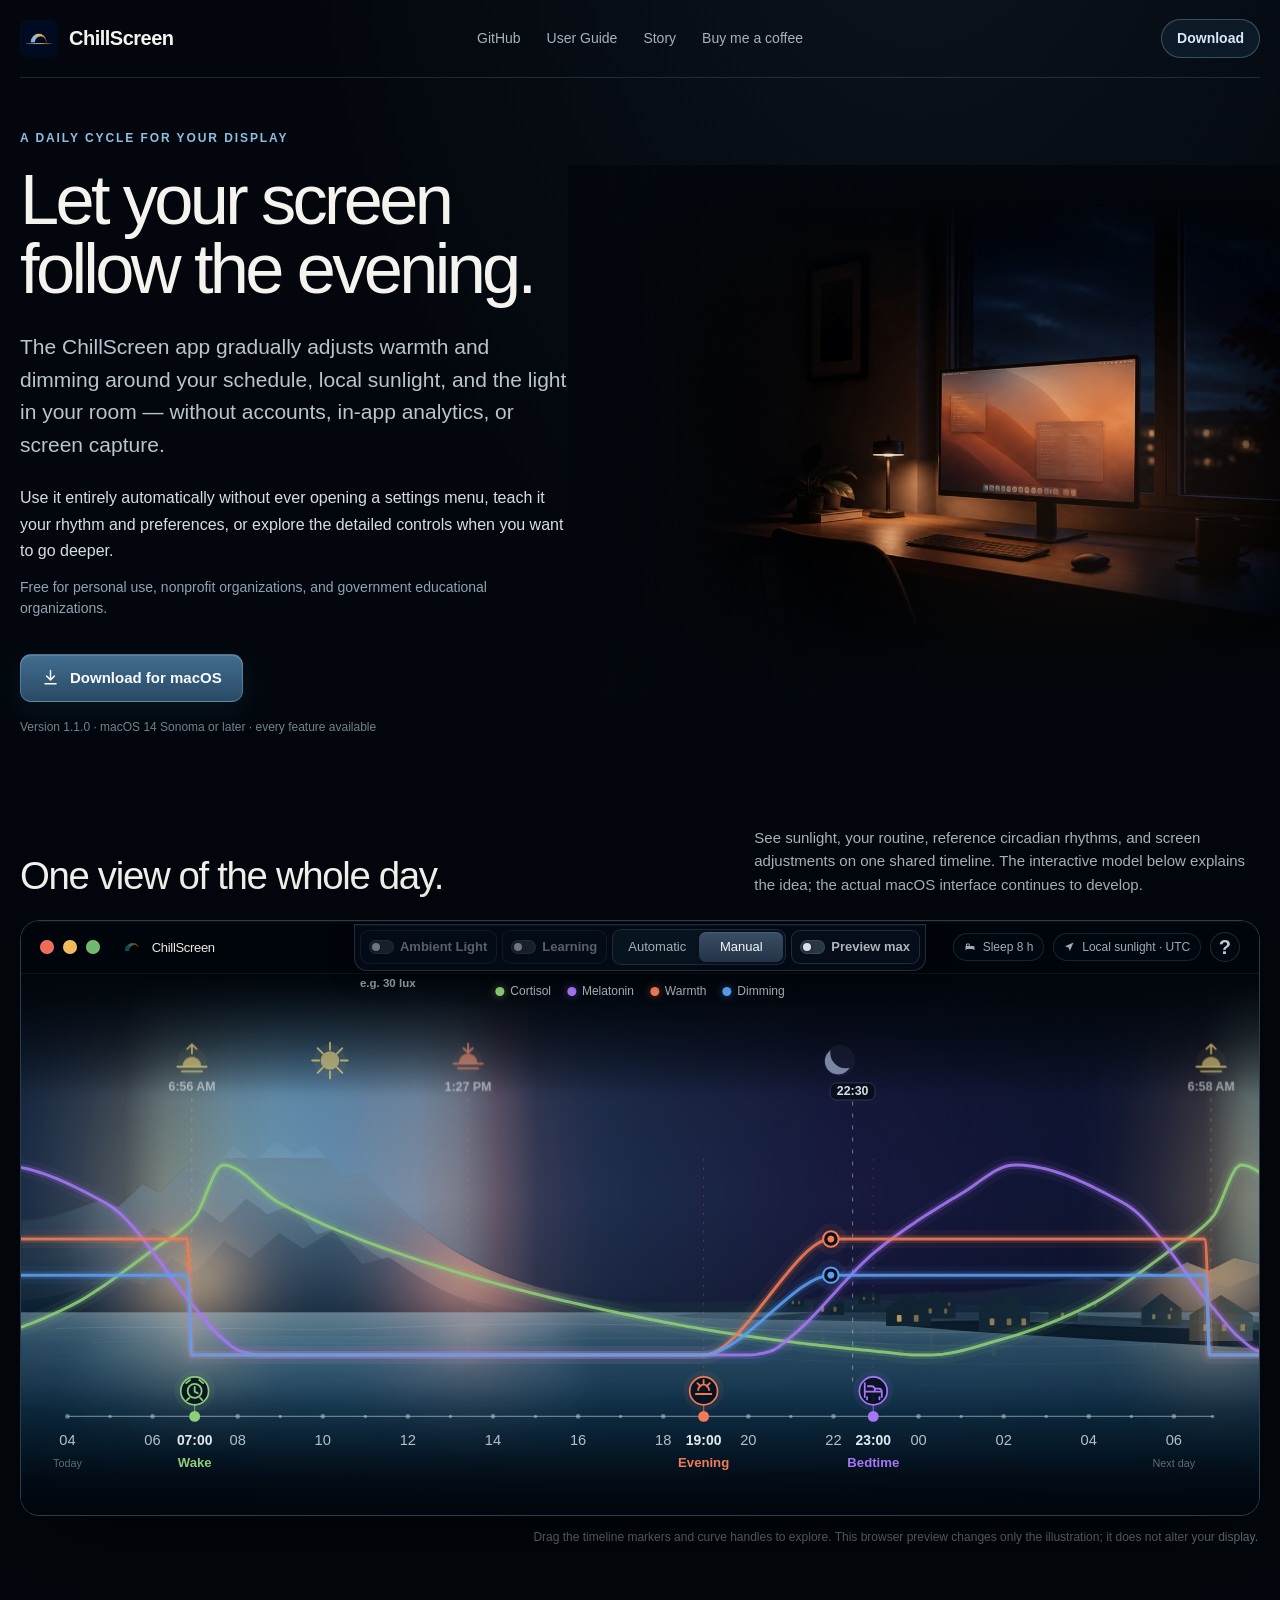
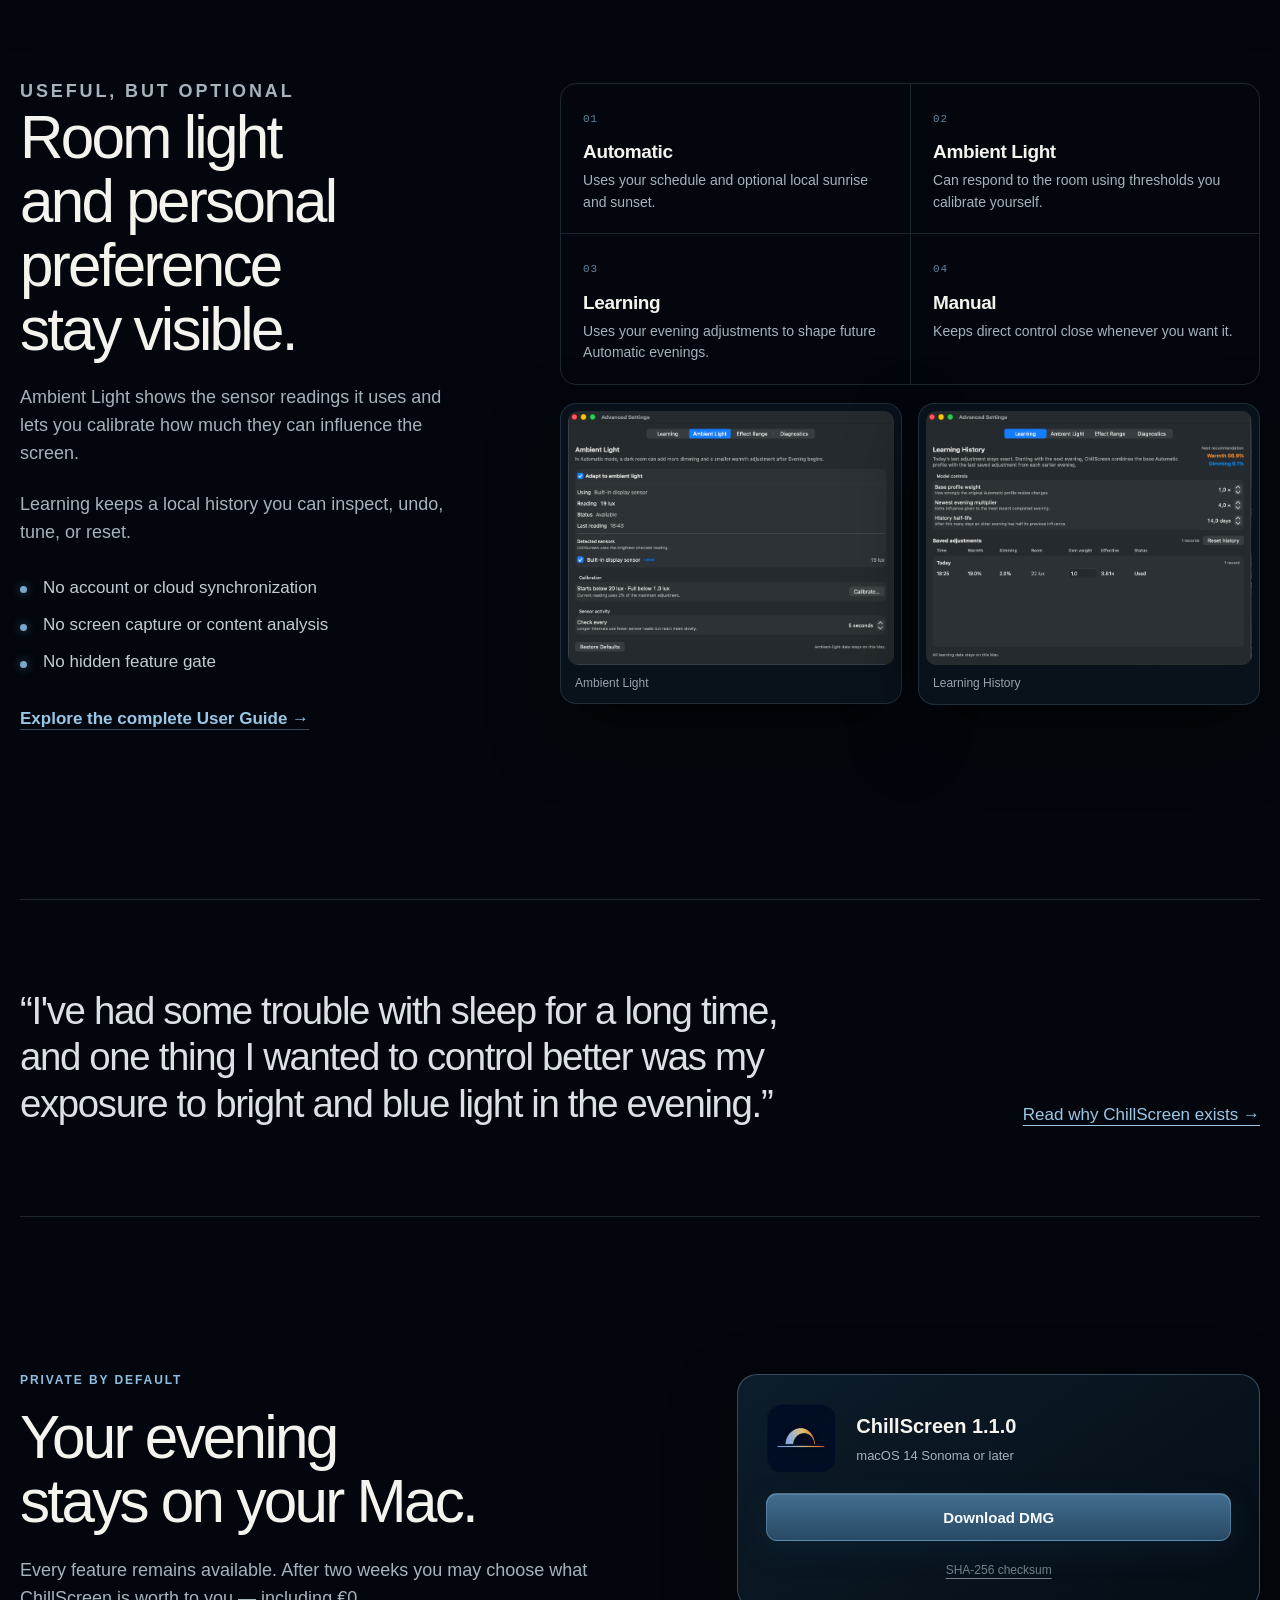
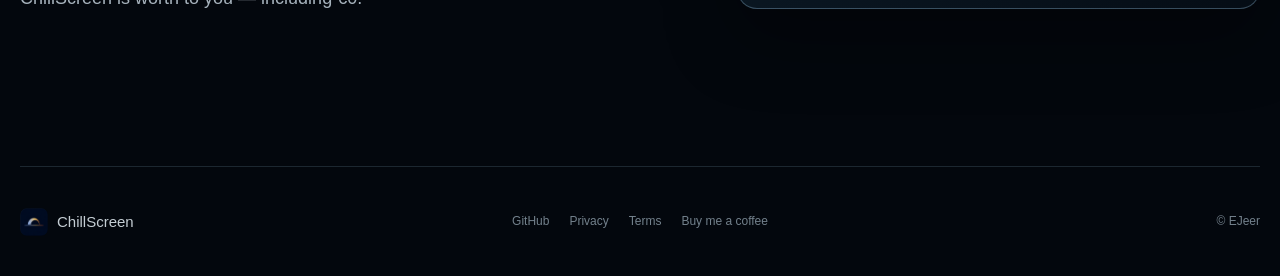
<file: index.html>
<!doctype html>
<html lang="en">
<head>
  <meta charset="utf-8">
  <meta name="viewport" content="width=device-width, initial-scale=1">
  <meta name="theme-color" content="#03070d">
  <meta name="description" content="ChillScreen is a private macOS menu-bar app that gradually adjusts screen warmth and dimming around your day, local sunlight, and room light.">
  <meta name="robots" content="index, follow, max-image-preview:large, max-snippet:-1, max-video-preview:-1">
  <meta property="og:type" content="website">
  <meta property="og:site_name" content="ChillScreen">
  <meta property="og:title" content="ChillScreen — a daily cycle for your display">
  <meta property="og:description" content="Automatic screen warmth and dimming for macOS, shaped around your day and kept entirely on your Mac.">
  <meta property="og:image" content="https://ejeer.github.io/ChillScreen/assets/chillscreen-header.png">
  <meta property="og:image:type" content="image/png">
  <meta property="og:image:width" content="1600">
  <meta property="og:image:height" content="470">
  <meta property="og:image:alt" content="ChillScreen daily-cycle interface for macOS">
  <meta property="og:url" content="https://ejeer.github.io/ChillScreen/">
  <meta name="twitter:card" content="summary_large_image">
  <meta name="twitter:title" content="ChillScreen — a daily cycle for your display">
  <meta name="twitter:description" content="Automatic screen warmth and dimming for macOS, shaped around your day and kept entirely on your Mac.">
  <meta name="twitter:image" content="https://ejeer.github.io/ChillScreen/assets/chillscreen-header.png">
  <meta name="twitter:image:alt" content="ChillScreen daily-cycle interface for macOS">
  <link rel="canonical" href="https://ejeer.github.io/ChillScreen/">
  <link rel="describedby" href="https://ejeer.github.io/ChillScreen/llms.txt" type="text/plain">
  <link rel="icon" href="assets/chillscreen-icon.png" type="image/png" sizes="512x512">
  <link rel="apple-touch-icon" href="assets/chillscreen-icon.png">
  <link rel="stylesheet" href="assets/site.css">
  <title>ChillScreen — Automatic screen warmth and dimming for macOS</title>
  <script type="application/ld+json">
  {
    "@context": "https://schema.org",
    "@type": "SoftwareApplication",
    "name": "ChillScreen",
    "operatingSystem": "macOS 14 Sonoma or later",
    "applicationCategory": "UtilitiesApplication",
    "description": "A private macOS menu-bar app that gradually adjusts display warmth and dimming around your day, local sunlight, and room light.",
    "downloadUrl": "https://github.com/EJeer/ChillScreen/releases/download/v1.1.0/ChillScreen-1.1.0.dmg",
    "screenshot": "https://ejeer.github.io/ChillScreen/assets/chillscreen-header.png",
    "image": "https://ejeer.github.io/ChillScreen/assets/chillscreen-icon.png",
    "softwareVersion": "1.1.0",
    "softwareRequirements": "macOS 14 Sonoma or later",
    "releaseNotes": "https://ejeer.github.io/ChillScreen/releases/1.1.0/",
    "license": "https://github.com/EJeer/ChillScreen/blob/main/docs/terms-of-use.md",
    "isAccessibleForFree": true,
    "featureList": [
      "Automatic daily cycle using schedule and optional local sunlight",
      "Independent screen warmth and dimming controls",
      "Optional ambient-light adaptation with user calibration",
      "Optional local learning from evening adjustments",
      "Multiple-display support"
    ],
    "offers": {
      "@type": "Offer",
      "price": "0",
      "priceCurrency": "EUR"
    }
  }
  </script>
</head>
<body>
  <a class="skip-link" href="#main">Skip to content</a>

  <header class="site-header">
    <a class="brand" href="#top" aria-label="ChillScreen home">
      <img src="assets/chillscreen-icon.png" alt="" width="42" height="42">
      <span>ChillScreen</span>
    </a>
    <nav aria-label="Primary navigation">
      <a href="https://github.com/EJeer/ChillScreen">GitHub</a>
      <a href="user-guide/">User Guide</a>
      <a href="story/">Story</a>
      <a href="https://buymeacoffee.com/chillscreen">Buy me a coffee</a>
    </nav>
    <a class="header-download" href="https://github.com/EJeer/ChillScreen/releases/download/v1.1.0/ChillScreen-1.1.0.dmg">Download</a>
  </header>

  <main id="main">
    <section class="hero" id="top">
      <div class="hero-copy">
        <p class="eyebrow">A daily cycle for your display</p>
        <h1>Let your screen follow the evening.</h1>
        <p class="hero-lede">The ChillScreen app gradually adjusts warmth and dimming around your schedule, local sunlight, and the light in your room — without accounts, in-app analytics, or screen capture.</p>
        <p class="hero-flexibility">Use it entirely automatically without ever opening a settings menu, teach it your rhythm and preferences, or explore the detailed controls when you want to go deeper.</p>
        <p class="hero-free">Free for personal use, nonprofit organizations, and government educational organizations.</p>
        <div class="hero-actions">
          <a class="button button-primary" href="https://github.com/EJeer/ChillScreen/releases/download/v1.1.0/ChillScreen-1.1.0.dmg">
            <svg viewBox="0 0 24 24" aria-hidden="true"><path d="M12 3v12m0 0 5-5m-5 5-5-5M5 20h14"/></svg>
            Download for macOS
          </a>
        </div>
        <p class="hero-note">Version 1.1.0 · macOS 14 Sonoma or later · every feature available</p>
      </div>

      <figure class="hero-atmosphere">
        <img
          src="assets/chillscreen-evening-room-v2.jpg"
          alt="A dim evening workspace with a warm macOS desktop on the display."
          width="1400"
          height="933"
          fetchpriority="high"
        >
      </figure>

      <section class="interactive-preview" aria-labelledby="interactive-preview-title">
        <div class="interactive-preview-heading">
          <h2 id="interactive-preview-title">One view of the whole day.</h2>
          <p>See sunlight, your routine, reference circadian rhythms, and screen adjustments on one shared timeline. The interactive model below explains the idea; the actual macOS interface continues to develop.</p>
        </div>
        <div class="interactive-preview-frame">
          <iframe src="demo/index.html" title="Interactive ChillScreen Daily Cycle preview" loading="eager"></iframe>
        </div>
        <p class="interactive-preview-note">Drag the timeline markers and curve handles to explore. This browser preview changes only the illustration; it does not alter your display.</p>
      </section>

      <figure class="cycle-window" aria-labelledby="cycle-caption">
        <div class="cycle-topbar" aria-hidden="true">
          <span class="traffic"><i></i><i></i><i></i></span>
          <span class="mini-brand"><span class="mini-arc"></span>ChillScreen</span>
          <span class="privacy-pill">Local on your Mac</span>
        </div>
        <svg class="cycle-scene" viewBox="0 0 1200 650" role="img" aria-label="Illustration of a day-to-night cycle with cortisol, melatonin, warmth, and dimming curves">
          <defs>
            <linearGradient id="sky" x1="0" y1="0" x2="1" y2="0">
              <stop offset="0" stop-color="#23364d"/>
              <stop offset=".12" stop-color="#789eb8"/>
              <stop offset=".47" stop-color="#719cba"/>
              <stop offset=".61" stop-color="#8d7482"/>
              <stop offset=".72" stop-color="#252441"/>
              <stop offset=".9" stop-color="#10162f"/>
              <stop offset="1" stop-color="#403e4f"/>
            </linearGradient>
            <linearGradient id="skyVertical" x1="0" y1="0" x2="0" y2="1">
              <stop offset="0" stop-color="#07111d" stop-opacity=".72"/>
              <stop offset=".24" stop-color="#27465d" stop-opacity=".08"/>
              <stop offset=".72" stop-color="#071522" stop-opacity=".28"/>
              <stop offset="1" stop-color="#020811" stop-opacity=".98"/>
            </linearGradient>
            <linearGradient id="rearMountain" x1="0" y1="0" x2="0" y2="1"><stop stop-color="#657f8e"/><stop offset="1" stop-color="#20394c"/></linearGradient>
            <linearGradient id="nearMountain" x1="0" y1="0" x2="0" y2="1"><stop stop-color="#314b5e"/><stop offset="1" stop-color="#071827"/></linearGradient>
            <linearGradient id="lake" x1="0" y1="0" x2="0" y2="1"><stop stop-color="#7796a7" stop-opacity=".58"/><stop offset=".3" stop-color="#244c64" stop-opacity=".82"/><stop offset="1" stop-color="#020b16"/></linearGradient>
            <radialGradient id="dawn"><stop stop-color="#f6d892" stop-opacity=".68"/><stop offset=".38" stop-color="#dba675" stop-opacity=".25"/><stop offset="1" stop-color="#dba675" stop-opacity="0"/></radialGradient>
            <radialGradient id="sunset"><stop stop-color="#f49a76" stop-opacity=".62"/><stop offset=".4" stop-color="#bd6570" stop-opacity=".22"/><stop offset="1" stop-color="#bd6570" stop-opacity="0"/></radialGradient>
            <filter id="softGlow" x="-70%" y="-70%" width="240%" height="240%"><feGaussianBlur stdDeviation="8"/></filter>
            <filter id="lineGlow" x="-20%" y="-40%" width="140%" height="180%"><feGaussianBlur stdDeviation="7"/></filter>
            <filter id="smallGlow" x="-80%" y="-80%" width="260%" height="260%"><feGaussianBlur stdDeviation="3.5"/></filter>
            <mask id="crescent" x="-40" y="-40" width="80" height="80" maskUnits="userSpaceOnUse">
              <rect x="-40" y="-40" width="80" height="80" fill="white"/>
              <circle cx="11" cy="-8" r="22" fill="black"/>
            </mask>
          </defs>

          <rect width="1200" height="650" fill="url(#sky)"/>
          <rect width="1200" height="650" fill="url(#skyVertical)"/>
          <ellipse cx="125" cy="260" rx="185" ry="210" fill="url(#dawn)"/>
          <ellipse cx="742" cy="260" rx="230" ry="210" fill="url(#sunset)"/>
          <ellipse cx="1160" cy="260" rx="150" ry="210" fill="url(#dawn)"/>

          <g class="stars" fill="#d9e5ff" opacity=".45">
            <circle cx="875" cy="80" r="1.2"/><circle cx="914" cy="126" r="1"/><circle cx="966" cy="66" r="1.4"/><circle cx="1016" cy="118" r=".9"/><circle cx="1078" cy="82" r="1.2"/><circle cx="1132" cy="142" r="1"/><circle cx="824" cy="154" r=".8"/>
          </g>

          <g class="celestial sunrise" transform="translate(118 98)">
            <circle class="celestial-glow" cx="0" cy="0" r="26" fill="#ebcf77" opacity=".4" filter="url(#softGlow)"/>
            <path d="M-15 4a15 15 0 0 1 30 0M-23 5h46M-16 12h32M0-20v10M-7-14 0-21l7 7" fill="none" stroke="#ead17c" stroke-width="3" stroke-linecap="round"/>
            <text y="38">06:12</text>
          </g>
          <g class="celestial sun" transform="translate(405 86)">
            <circle class="celestial-glow" r="31" fill="#f0d568" opacity=".34" filter="url(#softGlow)"/>
            <circle r="14" fill="#ead075"/>
            <path d="M0-27v8M0 19v8M-27 0h8M19 0h8M-19-19l6 6M13 13l6 6M-19 19l6-6M13-13l6-6" stroke="#ead075" stroke-width="3" stroke-linecap="round"/>
          </g>
          <g class="celestial sunset" transform="translate(742 98)">
            <circle class="celestial-glow" r="27" fill="#ee805d" opacity=".38" filter="url(#softGlow)"/>
            <path d="M-15 0a15 15 0 0 1 30 0M-23 1h46M-16 8h32M0-20v10M-7-15 0-8l7-7" fill="none" stroke="#ed8767" stroke-width="3" stroke-linecap="round"/>
            <text y="38">20:34</text>
          </g>
          <g class="celestial moon" transform="translate(948 82)">
            <circle class="celestial-glow" r="31" fill="#a9bbef" opacity=".28" filter="url(#softGlow)"/>
            <circle cx="0" cy="0" r="21" fill="#c3d1ef" mask="url(#crescent)"/>
          </g>

          <path d="M0 326 52 309 88 320 127 292 160 305 202 266 242 289 282 245 322 280 365 258 410 298 454 286 506 320 556 309 608 337 662 322 716 340 770 314 820 330 872 298 918 316 966 286 1014 306 1066 276 1110 298 1153 270 1200 286V422H0Z" fill="url(#rearMountain)" opacity=".72"/>
          <path d="M0 382 54 365 99 375 145 338 184 357 230 317 270 341 314 305 355 337 402 320 448 357 496 345 544 378 594 365 646 389 700 372 752 391 804 367 856 383 908 354 956 372 1008 344 1057 365 1108 336 1156 355 1200 342V435H0Z" fill="url(#nearMountain)" opacity=".95"/>
          <rect x="0" y="404" width="1200" height="246" fill="url(#lake)"/>
          <g opacity=".2" fill="none" stroke-linecap="round">
            <path d="M30 430C190 420 332 438 496 428s318-5 468 3 174 4 216-2" stroke="#b8cfda"/>
            <path d="M58 455c170-10 340 8 505-2s328-4 573 3" stroke="#7094a7"/>
            <path d="M17 486c180-8 353 7 534-1s359-4 629 2" stroke="#426e85"/>
          </g>
          <line x1="0" y1="404" x2="1200" y2="404" stroke="#d2e0e5" stroke-opacity=".17"/>

          <g class="village" fill="#061522">
            <path d="M748 403c92-13 184-8 270 1 72 7 126 1 182-4v39H748Z" opacity=".72"/>
            <path d="M820 407v-20l23-15 23 15v20m30 4v-27l31-20 31 20v27m41 2v-21l24-16 24 16v21m45 4v-31l35-23 35 23v31"/>
          </g>
          <g fill="#efb369" opacity=".78" filter="url(#smallGlow)">
            <rect x="832" y="390" width="5" height="7" rx="1"/><rect x="849" y="390" width="5" height="7" rx="1"/>
            <rect x="910" y="391" width="6" height="8" rx="1"/><rect x="935" y="391" width="6" height="8" rx="1"/>
            <rect x="997" y="396" width="5" height="7" rx="1"/><rect x="1017" y="396" width="5" height="7" rx="1"/>
            <rect x="1108" y="393" width="6" height="9" rx="1"/><rect x="1137" y="393" width="6" height="9" rx="1"/>
          </g>

          <g class="curves" fill="none" stroke-linecap="round">
            <path class="glow cortisol" d="M35 492C118 486 171 430 224 317C249 266 282 250 323 254C454 266 604 352 759 422C902 486 1036 493 1170 456"/>
            <path class="glow melatonin" d="M35 474C97 474 153 476 218 488C322 506 628 507 742 494C814 486 849 437 891 365C944 275 1020 246 1087 267C1151 287 1174 386 1200 464"/>
            <path class="glow warmth" d="M35 498C438 498 594 499 728 489C782 485 822 439 862 390C905 337 986 325 1051 344C1116 363 1157 421 1200 485"/>
            <path class="glow dimming" d="M35 500C458 500 651 500 745 496C813 493 849 460 886 424C934 378 1002 372 1065 393C1129 414 1164 456 1200 490"/>
            <path class="core cortisol" d="M35 492C118 486 171 430 224 317C249 266 282 250 323 254C454 266 604 352 759 422C902 486 1036 493 1170 456"/>
            <path class="core melatonin" d="M35 474C97 474 153 476 218 488C322 506 628 507 742 494C814 486 849 437 891 365C944 275 1020 246 1087 267C1151 287 1174 386 1200 464"/>
            <path class="core warmth" d="M35 498C438 498 594 499 728 489C782 485 822 439 862 390C905 337 986 325 1051 344C1116 363 1157 421 1200 485"/>
            <path class="core dimming" d="M35 500C458 500 651 500 745 496C813 493 849 460 886 424C934 378 1002 372 1065 393C1129 414 1164 456 1200 490"/>
          </g>

          <g class="timeline" transform="translate(0 565)">
            <path d="M46 0H1154"/>
            <g><circle cx="82"/><circle cx="254"/><circle cx="427"/><circle cx="600"/><circle cx="773"/><circle cx="946"/><circle cx="1118"/></g>
            <text x="82" y="31">06</text><text x="254" y="31">10</text><text x="427" y="31">14</text><text x="600" y="31">18</text><text x="773" y="31">22</text><text x="946" y="31">02</text><text x="1118" y="31">06</text>
          </g>
        </svg>
        <figcaption id="cycle-caption">
          <span><i class="dot cortisol"></i>Cortisol</span>
          <span><i class="dot melatonin"></i>Melatonin</span>
          <span><i class="dot warmth"></i>Warmth</span>
          <span><i class="dot dimming"></i>Dimming</span>
        </figcaption>
      </figure>
    </section>

    <section class="detail-grid">
      <div class="detail-copy">
        <p class="eyebrow">Useful, but optional</p>
        <h2>Room light and personal preference stay visible.</h2>
        <p>Ambient Light shows the sensor readings it uses and lets you calibrate how much they can influence the screen.</p>
        <p>Learning keeps a local history you can inspect, undo, tune, or reset.</p>
        <ul>
          <li>No account or cloud synchronization</li>
          <li>No screen capture or content analysis</li>
          <li>No hidden feature gate</li>
        </ul>
        <a class="text-link" href="user-guide/">Explore the complete User Guide <span aria-hidden="true">→</span></a>
      </div>
      <div class="detail-visuals">
        <section class="feature-rail" aria-label="Core features">
          <article><span>01</span><h2>Automatic</h2><p>Uses your schedule and optional local sunrise and sunset.</p></article>
          <article><span>02</span><h2>Ambient Light</h2><p>Can respond to the room using thresholds you calibrate yourself.</p></article>
          <article><span>03</span><h2>Learning</h2><p>Uses your evening adjustments to shape future Automatic evenings.</p></article>
          <article><span>04</span><h2>Manual</h2><p>Keeps direct control close whenever you want it.</p></article>
        </section>
        <div class="detail-images">
          <figure><img src="assets/chillscreen-ambient-light.png" alt="Ambient Light settings in ChillScreen" width="821" height="639" loading="lazy"><figcaption>Ambient Light</figcaption></figure>
          <figure><img src="assets/chillscreen-learning.png" alt="Learning History settings in ChillScreen" width="821" height="640" loading="lazy"><figcaption>Learning History</figcaption></figure>
        </div>
      </div>
    </section>

    <section class="story-strip">
      <blockquote>“I've had some trouble with sleep for a long time, and one thing I wanted to control better was my exposure to bright and blue light in the evening.”</blockquote>
      <a href="story/">Read why ChillScreen exists <span aria-hidden="true">→</span></a>
    </section>

    <section class="download-section" id="download">
      <div>
        <p class="eyebrow">Private by default</p>
        <h2>Your evening stays on your Mac.</h2>
        <p>Every feature remains available. After two weeks you may choose what ChillScreen is worth to you — including €0.</p>
      </div>
      <div class="download-card">
        <img src="assets/chillscreen-icon.png" alt="" width="74" height="74">
        <div><strong>ChillScreen 1.1.0</strong><span>macOS 14 Sonoma or later</span></div>
        <a class="button button-primary" href="https://github.com/EJeer/ChillScreen/releases/download/v1.1.0/ChillScreen-1.1.0.dmg">Download DMG</a>
        <a class="checksum" href="https://github.com/EJeer/ChillScreen/releases/download/v1.1.0/ChillScreen-1.1.0.dmg.sha256">SHA-256 checksum</a>
      </div>
    </section>
  </main>

  <footer>
    <div class="footer-brand"><img src="assets/chillscreen-icon.png" alt="" width="32" height="32"><span>ChillScreen</span></div>
    <div class="footer-links">
      <a href="https://github.com/EJeer/ChillScreen">GitHub</a>
      <a href="privacy/">Privacy</a>
      <a href="https://github.com/EJeer/ChillScreen/blob/main/docs/terms-of-use.md">Terms</a>
      <a href="https://buymeacoffee.com/chillscreen">Buy me a coffee</a>
    </div>
    <p>© EJeer</p>
  </footer>
  <!-- Cloudflare Web Analytics -->
  <script type="module" src="https://static.cloudflareinsights.com/beacon.min.js" data-cf-beacon='{"token":"cf438964404c45ee8c5d911d619afd15"}'></script>
  <!-- End Cloudflare Web Analytics -->
</body>
</html>
</file>
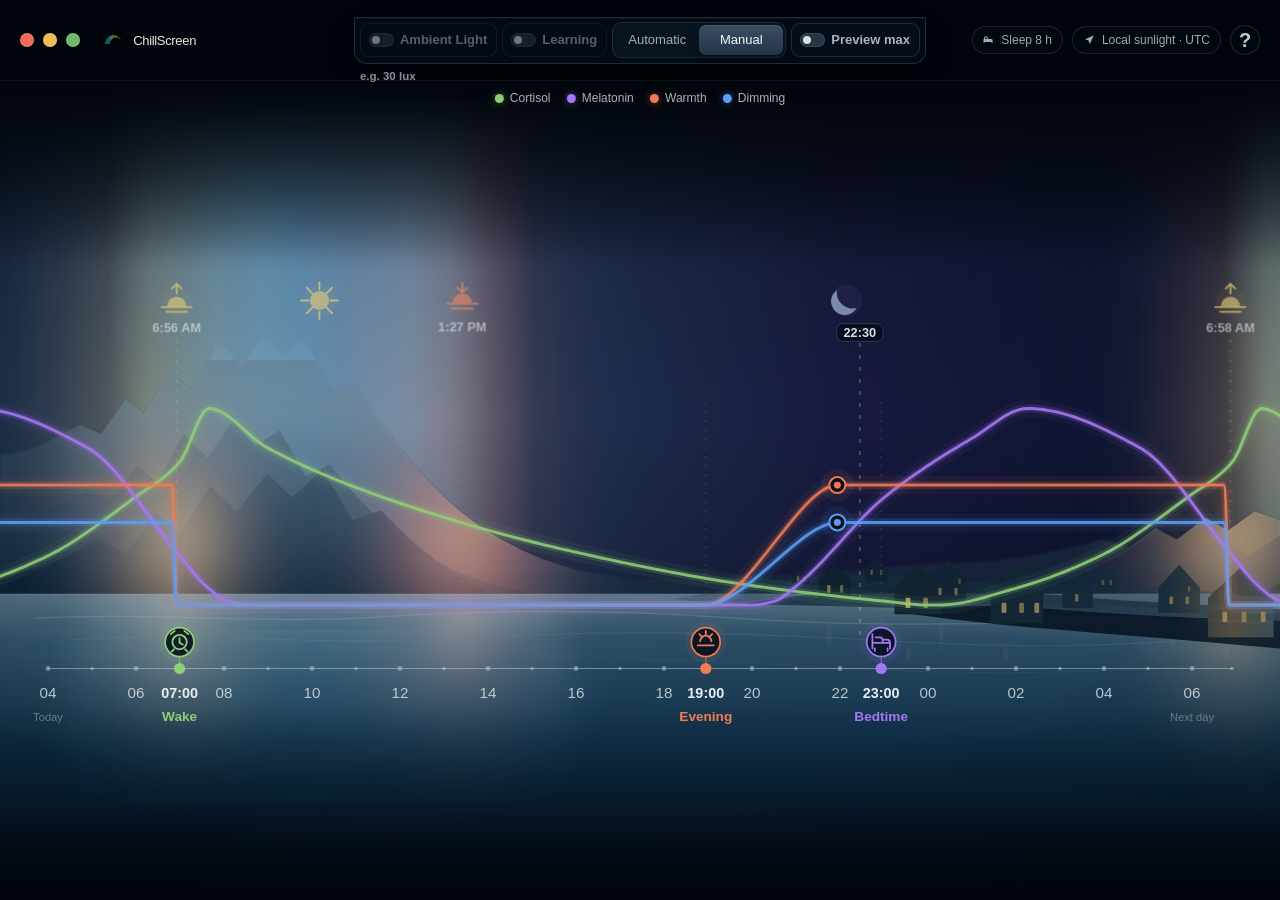
<file: demo/index.html>
<!doctype html>
<html lang="en">
<head>
  <meta charset="utf-8">
  <meta name="viewport" content="width=device-width, initial-scale=1">
  <meta name="robots" content="noindex, follow">
  <title>ChillScreen — Daily Cycle</title>
  <style>
    :root{color-scheme:dark;--text:#edf2f6;--muted:#91a0ad;--green:#8fce78;--purple:#a677f5;--orange:#f27b55;--blue:#5c9ef4;--sun:#e5cd77;--moon:#bacbed}
    *{box-sizing:border-box}
    html,body{width:100%;height:100%;margin:0;overflow:hidden;font-family:-apple-system,BlinkMacSystemFont,"SF Pro Display","Helvetica Neue",sans-serif;background:#01060c;color:var(--text)}
    body{display:grid;place-items:center;padding:16px;background:radial-gradient(ellipse 76% 70% at 50% -10%,rgba(45,76,104,.17),transparent 72%),#01060c}
    button{font:inherit}
    .window{position:relative;width:min(1480px,calc(100vw - 32px),calc((100vh - 32px)*2.08));aspect-ratio:2.08;overflow:hidden;transform:scale(.6667);border:1px solid rgba(112,153,182,.34);border-radius:clamp(17px,1.35vw,24px);background:#02070d;box-shadow:0 28px 90px rgba(0,0,0,.62),inset 0 1px rgba(255,255,255,.04)}
    .titlebar{display:none}
    .traffic{flex:0 0 auto;display:flex;gap:9px}.traffic i{width:14px;aspect-ratio:1;border-radius:50%;box-shadow:inset 0 0 0 1px rgba(255,255,255,.1)}
    .traffic i:nth-child(1){background:#ef6a57}.traffic i:nth-child(2){background:#efbb58}.traffic i:nth-child(3){background:#70b96c}
    .surface{position:absolute;inset:0;overflow:hidden;border-radius:inherit;background:#02070d;box-shadow:inset 0 1px rgba(255,255,255,.035)}
    .toolbar{position:relative;z-index:10;height:9%;min-height:50px;display:grid;grid-template-columns:minmax(0,1fr) auto minmax(0,1fr);align-items:center;padding:0 1.55%;border-bottom:1px solid rgba(130,157,178,.1);background:rgba(1,6,12,.97);backdrop-filter:blur(18px)}
    .toolbar-left{min-width:0;display:flex;align-items:center;gap:clamp(16px,1.5vw,24px)}
    .brand{min-width:0;display:inline-flex;align-items:center;gap:clamp(6px,.52vw,9px);color:#eee7dc;font-family:"Avenir Next","SF Pro Rounded",-apple-system,BlinkMacSystemFont,sans-serif;font-size:clamp(13px,1vw,17px);font-weight:540;letter-spacing:-.025em;white-space:nowrap}
    .brand-mark{flex:0 0 auto;width:clamp(26px,2.15vw,35px);aspect-ratio:585/235;display:block}
    .brand-mark img{display:block;width:100%;height:100%;object-fit:contain;-webkit-user-drag:none;user-select:none;pointer-events:none}.brand-name{overflow:hidden;text-overflow:ellipsis}
    .chart-legend,.legend-item{display:flex;align-items:center}.chart-legend{justify-self:center;gap:clamp(8px,.8vw,13px);color:rgba(220,227,232,.7);font-size:clamp(12px,.9vw,15px);white-space:nowrap}.legend-item{position:relative;gap:6px;padding:5px 3px;border:0;background:none;font:inherit;cursor:help}.legend-dot{width:9px;height:9px;border-radius:50%;background:currentColor;box-shadow:0 0 9px color-mix(in srgb,currentColor 48%,transparent)}.legend-item.cortisol{color:var(--green)}.legend-item.melatonin{color:var(--purple)}.legend-item.warmth{color:var(--orange)}.legend-item.dimming{color:var(--blue)}.legend-label{color:rgba(220,227,232,.78)}.legend-tooltip{position:absolute;z-index:30;top:calc(100% + 11px);left:50%;width:clamp(310px,28vw,420px);padding:14px 16px;border:1px solid rgba(134,164,187,.24);border-radius:11px;background:rgba(4,12,22,.95);box-shadow:0 12px 34px rgba(0,0,0,.42);color:rgba(235,240,244,.94);font-size:clamp(14px,1vw,17px);font-weight:430;line-height:1.45;letter-spacing:0;text-align:left;white-space:normal;opacity:0;visibility:hidden;transform:translate(-50%,-4px);transition:opacity .14s ease,transform .14s ease,visibility .14s;pointer-events:none;backdrop-filter:blur(18px)}.legend-item:hover .legend-tooltip,.legend-item:focus-visible .legend-tooltip{opacity:1;visibility:visible;transform:translate(-50%,0)}.legend-item:focus-visible{outline:1px solid rgba(155,190,216,.45);outline-offset:2px;border-radius:6px}
    .status{justify-self:end;display:flex;align-items:center;gap:clamp(7px,.75vw,11px);color:rgba(218,227,233,.74);font-size:clamp(12px,.9vw,15px);white-space:nowrap}.status-item{min-height:clamp(28px,2.2vw,36px);display:inline-flex;align-items:center;gap:7px;padding:0 clamp(8px,.75vw,12px);border:1px solid rgba(135,168,193,.18);border-radius:999px;background:rgba(3,12,23,.38)}.status-item svg{width:clamp(12px,.95vw,15px);fill:currentColor}.help-wrap{position:relative;display:flex}.help-button{width:clamp(30px,2.3vw,38px);height:clamp(30px,2.3vw,38px);padding:0;border:1px solid rgba(135,168,193,.22);border-radius:50%;background:rgba(3,12,23,.42);color:rgba(225,233,238,.86);font-size:clamp(20px,1.35vw,23px);font-weight:650;cursor:help}.help-button:hover,.help-button:focus-visible,.help-wrap.is-open .help-button{border-color:rgba(159,193,217,.5);background:rgba(22,42,60,.7);color:#f4f7f9;outline:none}.science-popover{position:absolute;z-index:60;top:calc(100% + 12px);right:0;width:clamp(500px,42vw,650px);max-height:min(72vh,590px);padding:22px;border:1px solid rgba(130,164,189,.28);border-radius:16px;background:rgba(3,11,20,.97);box-shadow:0 22px 64px rgba(0,0,0,.58);color:rgba(228,235,240,.86);font-size:18px;line-height:1.5;white-space:normal;overflow:auto;opacity:0;visibility:hidden;transform:translateY(-5px);transition:opacity .14s ease,transform .14s ease,visibility .14s;backdrop-filter:blur(22px)}.help-wrap:hover .science-popover,.help-wrap:focus-within .science-popover,.help-wrap.is-open .science-popover{opacity:1;visibility:visible;transform:translateY(0)}.science-popover h2{margin:0 0 12px;color:#f2f5f7;font-size:24px;line-height:1.2}.science-popover p{margin:0 0 12px}.research-toggle{margin-top:5px;padding:9px 13px;border:1px solid rgba(133,169,196,.28);border-radius:9px;background:rgba(28,51,72,.58);color:#eaf1f5;font-size:16px;font-weight:600;cursor:pointer}.research-toggle:hover,.research-toggle:focus-visible{border-color:rgba(151,193,224,.56);background:rgba(39,69,94,.72);outline:none}.research-list{margin:18px 0 0;padding-left:24px;white-space:normal}.research-list li{margin:0 0 13px;padding-left:4px}.research-list a{color:#90c6f1;text-decoration:none}.research-list a:hover,.research-list a:focus-visible{text-decoration:underline;outline:none}.research-list[hidden]{display:none}.support-block{margin-top:18px;padding-top:16px;border-top:1px solid rgba(133,169,196,.18)}.support-block[hidden]{display:none}.support-block h3{margin:0 0 6px;color:#f2f5f7;font-size:18px}.support-block p{color:rgba(218,227,233,.72)}.support-actions{display:flex;flex-wrap:wrap;gap:8px;margin-top:11px}.support-action{display:inline-flex;align-items:center;justify-content:center;gap:8px;min-height:36px;padding:0 12px;border:1px solid rgba(133,169,196,.28);border-radius:9px;background:rgba(28,51,72,.58);color:#eaf1f5;text-decoration:none;font-size:15px;font-weight:650}.support-action img{width:18px;height:18px;border-radius:4px;object-fit:cover}.support-action:hover,.support-action:focus-visible{border-color:rgba(151,193,224,.56);background:rgba(39,69,94,.72);outline:none}.support-action[hidden]{display:none}
    .chart{--dawn-x:4.5%;--sunrise-x:7.5%;--day-mid-x:35%;--sunset-x:62%;--dusk-x:65%;--moon-x:79%;--next-dawn-x:93%;--next-sunrise-x:96%;position:relative;height:91%;isolation:isolate;background:#01060c;overflow:hidden}
    .atmosphere,.atmosphere:before,.atmosphere:after,.depth-vignette{position:absolute;inset:0;content:"";pointer-events:none}
    .atmosphere{z-index:0;inset:-3%;background:radial-gradient(ellipse 15% 82% at var(--sunrise-x) 42%,rgba(224,190,113,.24),rgba(157,132,84,.09) 45%,transparent 82%),radial-gradient(ellipse 15% 88% at calc(var(--sunset-x) - 1%) 43%,rgba(205,120,102,.2),rgba(130,72,82,.085) 48%,transparent 84%),radial-gradient(ellipse 15% 82% at var(--next-sunrise-x) 42%,rgba(224,190,113,.24),rgba(157,132,84,.09) 45%,transparent 82%),radial-gradient(ellipse 44% 112% at var(--day-mid-x) 42%,rgba(88,143,183,.38),rgba(63,112,151,.21) 58%,transparent 94%),radial-gradient(ellipse 24% 112% at var(--moon-x) 42%,rgba(31,29,78,.34),rgba(12,17,47,.28) 67%,transparent 100%),linear-gradient(90deg,#0b1228 0%,#101832 var(--dawn-x),#40596d var(--sunrise-x),#5b89aa calc(var(--sunrise-x) + 5%),#6394b7 calc(var(--sunrise-x) + 8%),#6394b7 calc(var(--sunset-x) - 3%),#5d7990 var(--sunset-x),#44384f var(--dusk-x),#171936 calc(var(--dusk-x) + 3%),#0f1533 var(--next-dawn-x),#40596d var(--next-sunrise-x),#5b89aa calc(var(--next-sunrise-x) + 5%))}
    .atmosphere:before{background:radial-gradient(ellipse 14% 70% at calc(var(--sunrise-x) + 1%) 49%,rgba(232,201,137,.15),transparent 80%),radial-gradient(ellipse 14% 74% at calc(var(--sunset-x) - 1.5%) 48%,rgba(214,134,111,.14),transparent 82%),radial-gradient(ellipse 14% 70% at calc(var(--next-sunrise-x) + 1%) 49%,rgba(232,201,137,.15),transparent 80%)}
    .atmosphere:after{background:linear-gradient(180deg,rgba(1,6,12,.96) 0%,rgba(1,6,12,.62) 8%,rgba(1,6,12,.06) 25%,transparent 42%,rgba(1,7,15,.12) 56%,rgba(1,7,15,.62) 82%,#01060c 100%)}
    .atmosphere[data-solar-condition="polarDay"]{background:radial-gradient(ellipse 62% 118% at 50% 43%,rgba(94,153,198,.58),rgba(66,119,164,.4) 58%,transparent 94%),linear-gradient(90deg,#3d668b,#5689b0 50%,#3d668b)}.atmosphere[data-solar-condition="polarNight"]{background:radial-gradient(ellipse 54% 115% at 50% 43%,rgba(35,32,88,.7),transparent 86%),linear-gradient(90deg,#0c142e,#15173e 50%,#0c142e)}.atmosphere[data-solar-condition^="polar"]:before{opacity:0}
    .landscape{position:absolute;z-index:1;inset:0;width:100%;height:100%;pointer-events:none;opacity:.98}
    .landscape .terrain-light,.landscape .water-light{mix-blend-mode:screen}.landscape .village-lighting{mix-blend-mode:normal}
    .landscape .water-ripples{fill:none;stroke-linecap:round;vector-effect:non-scaling-stroke}
    .landscape .village-window{fill:#f7c46c}.landscape .village-window-glow{fill:#f0a45f;opacity:.12}
    .depth-vignette{z-index:3;background:radial-gradient(ellipse 94% 70% at 50% 44%,transparent 55%,rgba(0,4,10,.28) 100%),linear-gradient(180deg,#01060c 0%,rgba(1,6,12,.62) 7%,transparent 22%,transparent 76%,rgba(1,6,13,.22) 88%,#01060c 100%)}
    .mode-dock{position:absolute;z-index:8;top:-1px;left:0;right:0;width:max-content;margin-inline:auto;display:flex;align-items:center;gap:5px;padding:4px 5px 5px;border:1px solid rgba(130,161,184,.23);border-radius:0 0 13px 13px;background:rgba(4,13,24,.75);box-shadow:0 10px 25px rgba(0,0,0,.25),inset 0 1px rgba(255,255,255,.04);backdrop-filter:blur(18px)}
    .mode{display:grid;grid-template-columns:1fr 1fr;width:174px;padding:2px;border:1px solid rgba(129,165,190,.17);border-radius:9px;background:rgba(18,34,51,.42)}.mode button{height:30px;padding:0 11px;border:0;border-radius:7px;background:transparent;color:rgba(225,233,238,.72);font-size:13px;font-weight:540;cursor:pointer}.mode button.active{color:#f5f7f9;background:linear-gradient(180deg,rgba(63,84,109,.9),rgba(38,54,74,.94));box-shadow:inset 0 1px rgba(255,255,255,.08),0 3px 9px rgba(0,0,0,.22)}
    .dock-toggle{display:flex;align-items:center;gap:6px;height:34px;min-height:34px;padding:0 9px 0 8px;border:1px solid rgba(140,171,194,.2);border-radius:9px;background:rgba(8,20,34,.46);color:rgba(227,234,239,.76);font-size:13px;font-weight:560;cursor:pointer;white-space:nowrap}.dock-toggle:hover,.dock-toggle:focus-visible{border-color:rgba(158,193,220,.48);color:#f3f6f8;outline:none}.switch-track{position:relative;width:25px;height:14px;border-radius:999px;background:rgba(129,151,169,.3);box-shadow:inset 0 0 0 1px rgba(178,198,213,.12)}.switch-thumb{position:absolute;top:3px;left:3px;width:8px;height:8px;border-radius:50%;background:#d8e1e8;box-shadow:0 1px 4px rgba(0,0,0,.38);transition:transform .25s cubic-bezier(.2,.8,.2,1)}.dock-toggle[aria-checked="true"]{border-color:rgba(113,169,220,.42);background:rgba(33,78,119,.35);color:#f5f8fb}.dock-toggle[aria-checked="true"] .switch-track{background:#4f91cc}.dock-toggle[aria-checked="true"] .switch-thumb{transform:translateX(11px);background:#fff}.dock-toggle:disabled{cursor:default;opacity:.68}.dock-toggle:disabled:hover{border-color:rgba(140,171,194,.2);color:rgba(227,234,239,.76)}
    #cycle{position:absolute;z-index:4;inset:0;width:100%;height:100%;overflow:visible;-webkit-user-select:none;user-select:none}
    .guide{stroke:currentColor;stroke-width:1;stroke-dasharray:2 7;opacity:.3;vector-effect:non-scaling-stroke}.curve-bloom,.curve-halo,.curve-core{fill:none;stroke-linecap:round;stroke-linejoin:round;vector-effect:non-scaling-stroke}.curve-bloom{stroke-width:18;opacity:.055}.curve-halo{stroke-width:8;opacity:.16}.curve-core{stroke-width:3;opacity:.88}.cortisol{stroke:var(--green)}.melatonin{stroke:var(--purple)}.warmth{stroke:var(--orange)}.dimming{stroke:var(--blue)}
    .celestial{opacity:.73;pointer-events:none}.celestial .glow{fill:currentColor;opacity:.075}.celestial .fill{fill:currentColor;opacity:.86}.celestial .stroke{fill:none;stroke:currentColor;stroke-width:1.8;stroke-linecap:round;stroke-linejoin:round;vector-effect:non-scaling-stroke}.celestial .solar-time{fill:rgba(235,240,244,.8);font-size:16px;font-weight:570;text-anchor:middle}.celestial .solar-guide{stroke:currentColor;stroke-width:1.05;stroke-dasharray:3 7;opacity:.48;vector-effect:non-scaling-stroke}.sun-tone{color:var(--sun)}.moon-tone{color:var(--moon)}.sunset-tone{color:#e88b69}
    .current-time{pointer-events:none;color:#dfe8ee}.current-time line{stroke:currentColor;stroke-width:1.05;stroke-dasharray:4 8;opacity:.44;vector-effect:non-scaling-stroke}.current-time rect{fill:rgba(3,12,22,.74);stroke:rgba(169,193,209,.2);stroke-width:1;vector-effect:non-scaling-stroke}.current-time text{fill:rgba(239,244,247,.9);font-size:16px;font-weight:620;text-anchor:middle;font-variant-numeric:tabular-nums}
    .timeline{stroke:rgba(193,208,218,.5);stroke-width:1.15;vector-effect:non-scaling-stroke}.tick{fill:rgba(193,207,217,.5)}.hour{fill:rgba(224,231,236,.8);font-size:19px;font-weight:520;text-anchor:middle}.hour text{transition:opacity .12s ease}.hour text.is-occluded{opacity:0}.day-note{fill:rgba(174,188,198,.52);font-size:14px;text-anchor:middle}
    .marker{cursor:ew-resize;outline:none;touch-action:none}.marker .halo{fill:currentColor;opacity:.07;transition:opacity .14s ease}.marker .ring{fill:rgba(5,17,31,.9);stroke:currentColor;stroke-width:1.7;vector-effect:non-scaling-stroke}.marker .stem{stroke:currentColor;stroke-width:1.25;opacity:.6;vector-effect:non-scaling-stroke}.marker .dot{fill:currentColor}.marker .icon{fill:none;stroke:currentColor;stroke-width:1.8;stroke-linecap:round;stroke-linejoin:round;vector-effect:non-scaling-stroke}.marker .event-time{fill:rgba(242,246,248,.94);font-size:18px;font-weight:590;text-anchor:middle}.marker .event-name{fill:currentColor;font-size:17px;font-weight:600;text-anchor:middle}.marker:hover .halo,.marker:focus .halo,.marker.is-active .halo{opacity:.17}.marker:focus .ring,.marker.is-active .ring{stroke-width:2.5}.marker-tooltip{opacity:0;visibility:hidden;pointer-events:none;transition:opacity .12s ease,visibility .12s}.marker:hover .marker-tooltip,.marker:focus-visible .marker-tooltip,.marker.is-active .marker-tooltip{opacity:1;visibility:visible}.marker-tooltip rect{fill:rgba(4,12,22,.94);stroke:currentColor;stroke-opacity:.32;stroke-width:1;vector-effect:non-scaling-stroke}.marker-tooltip text{fill:#f3f6f8;font-size:16px;font-weight:510;letter-spacing:0}.wake{color:var(--green)}.evening{color:var(--orange)}.bedtime{color:var(--purple)}
    .curve-handle{cursor:grab;outline:none;touch-action:none}.curve-handle.warmth{color:var(--orange)}.curve-handle.dimming{color:var(--blue)}.curve-handle .aura{fill:currentColor;opacity:.075}.curve-handle .outer{fill:rgba(4,12,22,.94);stroke:currentColor;stroke-width:2;vector-effect:non-scaling-stroke}.curve-handle .inner{fill:currentColor}.curve-handle:hover .aura,.curve-handle:focus .aura,.curve-handle.is-active .aura{opacity:.18}.curve-handle.is-active{cursor:grabbing}.effect-card{pointer-events:none;opacity:0;visibility:hidden;transition:opacity .12s ease,visibility .12s}.curve-handle:hover .effect-card,.curve-handle:focus-visible .effect-card,.curve-handle.is-active .effect-card{opacity:1;visibility:visible}.effect-card rect{fill:rgba(10,17,29,.92);stroke:currentColor;stroke-opacity:.3;stroke-width:1;vector-effect:non-scaling-stroke}.effect-card .card-title{fill:currentColor;font-size:18px;font-weight:650}.effect-card .card-key{fill:rgba(215,224,231,.76);font-size:15px;font-weight:530}.effect-card .card-value{fill:#f7fafc!important;font-size:16px;font-weight:650;text-anchor:end;font-variant-numeric:tabular-nums}.handle-label{opacity:0;pointer-events:none}.automatic-mode .marker,.automatic-mode .curve-handle{pointer-events:none;cursor:default}.automatic-mode .curve-handle .aura{opacity:.04}.automatic-mode .marker .halo{opacity:.045}
    .screen-preview{position:fixed;z-index:999;inset:0;pointer-events:none;opacity:0;transition:opacity .4s ease;background:transparent}.screen-preview.is-active{opacity:1}
    body.native-host{display:block;padding:0;background:#01060c;-webkit-user-select:none;user-select:none}body.native-host .window{width:100%;height:100%;aspect-ratio:auto;transform:none;border:0;border-radius:0;box-shadow:none}body.native-host .titlebar{display:none}body.native-host .surface{inset:0;border:0;border-radius:0}body.native-host .toolbar{height:30px;min-height:30px;padding:0 12px;background:rgba(1,6,12,.98)}body.native-host .toolbar-left{grid-column:1;padding-left:64px}body.native-host .status{grid-column:3;justify-self:end}body.native-host .traffic{display:none}body.native-host .brand{font-size:14px;font-weight:560}body.native-host .brand-mark{width:45px}body.native-host .chart{height:calc(100% - 30px)}
    body.native-host .curve-bloom{stroke-width:14;opacity:.12}body.native-host .curve-halo{stroke-width:5.2;opacity:.24}body.native-host .curve-core{stroke-width:2.05;opacity:.9}
    body.native-host .celestial{opacity:.9}body.native-host .celestial .glow{opacity:.1}body.native-host .celestial .fill,body.native-host .celestial .stroke{filter:none}
    body.native-host .brand{gap:7px;font-size:14px;font-weight:500;line-height:1;letter-spacing:-.01em}body.native-host .brand-mark{width:45px}body.native-host .brand-mark img{height:auto}body.native-host .status{transform:translateY(7px)}body.native-host .mode-dock{z-index:14;top:0;gap:3px;padding:2px 4px 3px;border-radius:0 0 11px 11px;background:rgba(4,13,24,.94);backdrop-filter:none}body.native-host .mode{width:146px;border-radius:8px}body.native-host .mode button{height:24px;padding:0 8px;border-radius:6px;font-size:11.5px}body.native-host .dock-toggle{height:28px;min-height:28px;gap:5px;padding:0 7px;border-radius:8px;font-size:11.5px}body.native-host .switch-track{width:22px;height:12px}body.native-host .switch-thumb{top:2.5px;left:2.5px;width:7px;height:7px}body.native-host .dock-toggle[aria-checked="true"] .switch-thumb{transform:translateX(10px)}body.native-host .chart-legend{position:absolute;z-index:12;top:36px;left:50%;transform:translateX(-50%)}body.native-host .help-button{width:24px;height:24px;font-size:16px}body.native-host .science-popover{width:460px;max-height:320px;padding:16px;border-radius:13px;font-size:14px;line-height:1.42}body.native-host .science-popover h2{margin-bottom:9px;font-size:20px}body.native-host .science-popover p{margin-bottom:9px}body.native-host .research-toggle{padding:7px 10px;font-size:14px}body.native-host .research-list{margin-top:13px;padding-left:20px}body.native-host .research-list li{margin-bottom:9px}
    #cycle .effect-card .card-key{fill:#d7dfe5!important;color:#d7dfe5!important}#cycle .effect-card .card-value{fill:#f8fafc!important;color:#f8fafc!important}
    .learning-onboarding{position:absolute;z-index:40;top:52px;left:50%;width:390px;padding:18px 19px 17px;border:1px solid rgba(126,171,204,.32);border-radius:16px;background:linear-gradient(180deg,rgba(10,24,39,.97),rgba(4,13,24,.98));box-shadow:0 22px 58px rgba(0,0,0,.5),inset 0 1px rgba(255,255,255,.05);color:rgba(225,233,239,.82);font-size:15px;line-height:1.42;opacity:0;visibility:hidden;transform:translate(-50%,-7px);transition:opacity .18s ease,transform .18s ease,visibility .18s;backdrop-filter:blur(22px)}.learning-onboarding.is-open{opacity:1;visibility:visible;transform:translate(-50%,0)}.learning-onboarding h2{display:flex;align-items:center;gap:9px;margin:0 0 8px;color:#f2f6f8;font-size:20px;line-height:1.2}.learning-onboarding h2:before{content:"";width:9px;height:9px;border-radius:50%;background:#77b4e5;box-shadow:0 0 15px rgba(92,158,244,.8)}.learning-onboarding p{margin:0 0 15px}.learning-actions{display:flex;justify-content:flex-end;gap:8px}.learning-actions button{height:32px;padding:0 13px;border:1px solid rgba(134,170,196,.24);border-radius:8px;background:rgba(19,38,55,.64);color:rgba(230,237,241,.82);font-size:14px;font-weight:590;cursor:pointer}.learning-actions button.primary{border-color:rgba(111,168,211,.5);background:linear-gradient(180deg,rgba(68,105,139,.95),rgba(39,68,94,.98));color:#fff}.learning-actions button:hover,.learning-actions button:focus-visible{border-color:rgba(149,192,223,.58);outline:none}
    .learning-toast{position:absolute;z-index:35;left:50%;bottom:24px;display:flex;align-items:center;gap:10px;min-height:38px;padding:0 10px 0 14px;border:1px solid rgba(126,171,204,.27);border-radius:999px;background:rgba(4,14,25,.94);box-shadow:0 12px 34px rgba(0,0,0,.38);color:rgba(230,237,241,.88);font-size:14px;font-weight:570;opacity:0;visibility:hidden;transform:translate(-50%,7px);transition:opacity .18s ease,transform .18s ease,visibility .18s;backdrop-filter:blur(16px)}.learning-toast.is-visible{opacity:1;visibility:visible;transform:translate(-50%,0)}.learning-toast i{width:8px;height:8px;border-radius:50%;background:#77b4e5;box-shadow:0 0 12px rgba(92,158,244,.8)}.learning-toast button{height:28px;padding:0 9px;border:0;border-radius:7px;background:rgba(79,123,161,.23);color:#9dcbef;font-size:13px;font-weight:650;cursor:pointer}.learning-toast button:hover,.learning-toast button:focus-visible{background:rgba(79,123,161,.4);color:#dceefa;outline:none}
    .learning-toggle{position:relative}.learning-period-tooltip{position:absolute;z-index:50;top:calc(100% + 10px);left:0;width:310px;padding:10px 12px;border:1px solid rgba(126,171,204,.3);border-radius:10px;background:rgba(4,13,24,.96);box-shadow:0 13px 34px rgba(0,0,0,.42),inset 0 1px rgba(255,255,255,.04);color:rgba(207,218,226,.78);font-size:13px;font-weight:500;line-height:1.35;text-align:left;white-space:normal;opacity:0;visibility:hidden;transition:opacity .14s ease,visibility .14s;pointer-events:none;backdrop-filter:blur(16px)}.learning-period-tooltip strong,.learning-period-tooltip span{display:block}.learning-period-tooltip strong{color:#f2f6f8;font-weight:620}.learning-period-tooltip span{margin-top:3px}.learning-toggle:hover .learning-period-tooltip,.learning-toggle:focus-visible .learning-period-tooltip{opacity:1;visibility:visible}
    .status{gap:0}.status-chips{display:flex;align-items:center;gap:clamp(7px,.75vw,11px);margin-right:clamp(7px,.75vw,11px)}.dock-toggle{position:relative}.dock-toggle.is-disabled{cursor:default;opacity:.5}.dock-toggle.is-disabled:hover{border-color:rgba(140,171,194,.2);color:rgba(227,234,239,.76)}.control-tooltip{position:absolute;z-index:55;top:calc(100% + 10px);left:0;width:250px;padding:9px 11px;border:1px solid rgba(126,171,204,.3);border-radius:9px;background:rgba(4,13,24,.97);box-shadow:0 13px 34px rgba(0,0,0,.42);color:rgba(224,232,237,.88);font-size:12.5px;font-weight:500;line-height:1.35;text-align:left;white-space:normal;opacity:0;visibility:hidden;transition:opacity .14s ease,visibility .14s;pointer-events:none}.dock-toggle:hover .control-tooltip,.dock-toggle:focus-visible .control-tooltip,.mode button:hover .control-tooltip,.mode button:focus-visible .control-tooltip{opacity:1;visibility:visible}.mode button{position:relative}.mode button .control-tooltip{left:50%;margin-left:-125px}.ambient-reading{position:absolute;top:calc(100% + 7px);left:5px;color:rgba(188,205,216,.7);font-size:11.5px;font-weight:560;font-variant-numeric:tabular-nums;white-space:nowrap;pointer-events:none}
    body.native-host .status{transform:none}body.native-host .status-chips{position:absolute;z-index:12;top:36px;right:43px;margin:0}body.native-host .ambient-reading{top:35px;left:4px;font-size:11px}
    body.learning-available.automatic-mode .learning-toggle{opacity:1;cursor:pointer}body.learning-enabled.automatic-mode .learning-toggle{border-color:rgba(113,169,220,.45);background:rgba(33,78,119,.38);color:#f5f8fb}body.learning-enabled.automatic-mode .learning-toggle .switch-track{background:#4f91cc}body.learning-enabled.automatic-mode .learning-toggle .switch-thumb{transform:translateX(11px);background:#fff}
    .automatic-mode .marker{pointer-events:auto;cursor:ew-resize}.automatic-mode .marker .halo{opacity:.14}
    body.native-host .mode-dock,body.native-host .legend-tooltip,body.native-host .learning-period-tooltip,body.native-host .control-tooltip,body.native-host .science-popover,body.native-host .learning-onboarding,body.native-host .learning-toast{background:#040d18;filter:none;backdrop-filter:none;-webkit-backdrop-filter:none}
    body.native-host .mode-dock,body.native-host .learning-period-tooltip,body.native-host .control-tooltip{box-shadow:none}
    body.native-host .mode,body.native-host .mode button,body.native-host .dock-toggle{filter:none;backdrop-filter:none;-webkit-backdrop-filter:none;box-shadow:none;text-shadow:none}
    body.native-host .mode{background:#122233}
    body.native-host .mode button.active{background:#344a61;box-shadow:none}
    body.native-host .dock-toggle{background:#081422}
    body.native-host .dock-toggle[aria-checked="true"],body.learning-enabled.automatic-mode.native-host .learning-toggle{background:#173b5b}
    .learning-handles{display:none}body.learning-available.learning-enabled.automatic-mode.learning-window-open .learning-handles{display:block}.learning-handle{cursor:ns-resize;outline:none;touch-action:none}.learning-handle .guide{stroke:currentColor;stroke-width:1.1;stroke-dasharray:3 7;opacity:.4;vector-effect:non-scaling-stroke}.learning-handle .aura{fill:currentColor;opacity:.1}.learning-handle .outer{fill:rgba(3,12,22,.96);stroke:currentColor;stroke-width:2.2;vector-effect:non-scaling-stroke}.learning-handle .inner{fill:currentColor}.learning-handle:hover .aura,.learning-handle:focus-visible .aura,.learning-handle.is-active .aura{opacity:.21}.learning-handle.warmth{color:var(--orange)}.learning-handle.dimming{color:var(--blue)}.learning-handle .learning-value{fill:#f5f8fa;font-size:15px;font-weight:650;text-anchor:middle;font-variant-numeric:tabular-nums}.learning-handle .learning-chip{fill:rgba(4,13,24,.9);stroke:currentColor;stroke-opacity:.32;stroke-width:1;vector-effect:non-scaling-stroke}.learning-handle .learning-label{fill:currentColor;font-size:14px;font-weight:650;text-anchor:middle}.learning-handle .handle-copy{opacity:0;transition:opacity .12s}.learning-handle:hover .handle-copy,.learning-handle:focus-visible .handle-copy,.learning-handle.is-active .handle-copy{opacity:1}
    .value-offer{position:fixed;z-index:1200;inset:0;display:grid;place-items:center;padding:28px;background:rgba(0,5,11,.7);opacity:0;visibility:hidden;transition:opacity .16s ease,visibility .16s}.value-offer.is-open{opacity:1;visibility:visible}.value-offer-card{position:relative;width:min(530px,calc(100vw - 48px));overflow:hidden;padding:25px 26px 23px;border:1px solid rgba(137,174,201,.31);border-radius:17px;background:linear-gradient(180deg,#0b1a2a 0%,#06111e 100%);box-shadow:0 24px 70px rgba(0,0,0,.66),inset 0 1px rgba(255,255,255,.055);color:rgba(225,233,239,.82)}.value-offer-card:before{position:absolute;content:"";inset:0 0 auto;height:2px;background:linear-gradient(90deg,#86b9e7 0%,#e9d6a7 48%,#f08a65 100%);opacity:.75}.value-offer-close{position:absolute;top:13px;right:13px;width:29px;height:29px;padding:0;border:1px solid transparent;border-radius:50%;background:transparent;color:rgba(209,220,228,.65);font-size:21px;line-height:1;cursor:pointer}.value-offer-close:hover,.value-offer-close:focus-visible{border-color:rgba(146,180,205,.3);background:rgba(33,55,74,.56);color:#f3f6f8;outline:none}.value-offer-kicker{margin:0 38px 8px 0;color:#91bee3;font-size:12px;font-weight:680;letter-spacing:.07em;text-transform:uppercase}.value-offer h2{margin:0 38px 10px 0;color:#f4f7f9;font-size:25px;line-height:1.18;letter-spacing:-.025em}.value-offer p{margin:0;font-size:15px;line-height:1.46}.value-offer-policy{margin-top:13px!important;padding-top:12px;border-top:1px solid rgba(137,174,201,.16);color:rgba(192,205,214,.68);font-size:13px!important}.value-offer-actions{display:grid;grid-template-columns:1fr 1fr;gap:9px;margin-top:19px}.value-offer-action{min-height:38px;padding:0 13px;border:1px solid rgba(137,174,201,.28);border-radius:9px;background:rgba(25,45,63,.62);color:#e8eef2;font-size:14px;font-weight:630;cursor:pointer}.value-offer-action:hover,.value-offer-action:focus-visible{border-color:rgba(151,194,225,.58);background:rgba(38,67,91,.76);outline:none}.value-offer-action.primary{border-color:rgba(111,168,211,.48);background:linear-gradient(180deg,rgba(67,103,137,.96),rgba(38,66,91,.98));color:#fff}.value-offer-corporate{display:block;margin:13px auto 0;padding:3px 5px;border:0;background:transparent;color:#91bee3;font-size:13px;font-weight:570;cursor:pointer}.value-offer-corporate:hover,.value-offer-corporate:focus-visible{color:#cce6fa;text-decoration:underline;outline:none}body.value-offer-open{overflow:hidden}body.native-host .value-offer-card{width:500px;padding:22px 23px 20px}body.native-host .value-offer h2{font-size:22px}body.native-host .value-offer p{font-size:14px}body.native-host .value-offer-policy{font-size:12px!important}
    @media(max-width:980px){.toolbar{grid-template-columns:minmax(90px,1fr) auto minmax(150px,1fr)}.chart-legend{gap:9px}.legend-dot{width:7px;height:7px}.mode-dock{top:0}}
    @media(max-width:620px){.dock-toggle .toggle-label{display:none}.dock-toggle{padding:0 8px}}
    @media(max-width:760px){.status-item:first-child{display:none}.brand-name{display:none}.chart-legend .legend-label{display:none}.mode{width:170px}}
  </style>
  <style>
    html, body { width: 100%; height: 100%; background: #01060c; }
    body { display: block; padding: 0; }
    .window {
      width: 100%;
      height: 100%;
      max-width: none;
      aspect-ratio: auto;
      transform: none;
      border: 0;
      border-radius: 0;
      box-shadow: none;
    }
    .surface { border-radius: 0; }
    .value-offer { display: none !important; }
    .toolbar { overflow: visible; }
    .toolbar > .mode-dock {
      position: relative;
      inset: auto;
      grid-column: 2;
      grid-row: 1;
      justify-self: center;
      margin: 0;
    }
    .chart > .chart-legend {
      position: absolute;
      z-index: 12;
      top: 5px;
      left: 50%;
      transform: translateX(-50%);
    }
    .toolbar > .mode-dock .ambient-reading { top: calc(100% + 7px); left: 5px; }
  </style>
</head>
<body>
  <main class="window" aria-label="ChillScreen settings concept">
    <section class="surface">
      <header class="toolbar">
        <div class="toolbar-left">
          <span class="traffic" aria-hidden="true"><i></i><i></i><i></i></span>
          <div class="brand" data-brand-slot>
            <span class="brand-mark" data-brand-mark aria-hidden="true"><img src="assets/brand/chillscreen-mark.svg" alt="" draggable="false"></span>
            <span class="brand-name" data-brand-name>ChillScreen</span>
          </div>
        </div>
        <div class="chart-legend" aria-label="Chart legend">
          <button class="legend-item cortisol" type="button" aria-describedby="cortisol-tip"><i class="legend-dot"></i><span class="legend-label">Cortisol</span><span class="legend-tooltip" id="cortisol-tip" role="tooltip">Helps regulate alertness and energy. Typically rises before waking, peaks in the morning, and gradually declines through the day. Elevated cortisol in the evening can interfere with sleep.</span></button>
          <button class="legend-item melatonin" type="button" aria-describedby="melatonin-tip"><i class="legend-dot"></i><span class="legend-label">Melatonin</span><span class="legend-tooltip" id="melatonin-tip" role="tooltip">A hormone that helps regulate sleep. It rises as evening approaches, stays elevated during the night, and falls toward morning.</span></button>
          <button class="legend-item warmth" type="button" aria-describedby="warmth-tip"><i class="legend-dot"></i><span class="legend-label">Warmth</span><span class="legend-tooltip" id="warmth-tip" role="tooltip">Shifts the display toward warmer tones and reduces blue light. Research suggests this can reduce the suppression of melatonin caused by evening screen light.</span></button>
          <button class="legend-item dimming" type="button" aria-describedby="dimming-tip"><i class="legend-dot"></i><span class="legend-label">Dimming</span><span class="legend-tooltip" id="dimming-tip" role="tooltip">Reduces screen brightness as evening approaches. Lower light intensity can reduce the suppression of melatonin caused by bright screens at night.</span></button>
        </div>
        <div class="status">
          <div class="status-chips">
            <span class="status-item"><svg viewBox="0 0 24 24" aria-hidden="true"><path d="M4 10V6.8a2 2 0 0 1 2-2h3.5a2 2 0 0 1 2 2V10h6.8A2.7 2.7 0 0 1 21 12.7V18h-2v-2H5v2H3v-8h1Zm2-3.2V10h3.5V6.8H6Z"/></svg><span id="sleep-duration">Sleep 8 h</span></span>
            <span class="status-item"><svg viewBox="0 0 24 24" aria-hidden="true"><path d="m21 3-7.4 17-2.7-7L4 10.4 21 3Z"/></svg><span id="solar-status">Local sunlight · EEST</span></span>
          </div>
          <div class="help-wrap" id="science-help-wrap">
            <button class="help-button" id="science-help" type="button" aria-label="Science behind ChillScreen" aria-expanded="false" aria-controls="science-popover">?</button>
            <section class="science-popover" id="science-popover" aria-label="Science behind ChillScreen">
              <h2>Science behind ChillScreen</h2>
              <p>ChillScreen is informed by published research on human circadian rhythms, melatonin timing, the cortisol awakening response, and the effects of evening light exposure on melatonin.</p>
              <p>This research guides the biological rhythms shown in ChillScreen and how warmth and dimming are applied throughout the day.</p>
              <button class="research-toggle" id="research-toggle" type="button" aria-expanded="false" aria-controls="research-list">View research</button>
              <ol class="research-list" id="research-list" hidden>
                <li>Cox RC et al. Distribution of dim light melatonin offset and phase relationship to waketime in healthy adults. <em>Sleep Health</em>, 2024. <a href="https://pmc.ncbi.nlm.nih.gov/articles/PMC12693690/" target="_blank" rel="noopener noreferrer">Full text</a> · <a href="https://pubmed.ncbi.nlm.nih.gov/37777359/" target="_blank" rel="noopener noreferrer">PubMed</a></li>
                <li>Burgess HJ et al. The relationship between the dim light melatonin onset and sleep on a regular schedule in young healthy adults. <em>Behavioral Sleep Medicine</em>, 2003. <a href="https://pubmed.ncbi.nlm.nih.gov/15600132/" target="_blank" rel="noopener noreferrer">PubMed</a></li>
                <li>Burgess HJ, Fogg LF. Individual differences in the amount and timing of salivary melatonin secretion. <em>PLoS One</em>, 2008. <a href="https://pubmed.ncbi.nlm.nih.gov/18725972/" target="_blank" rel="noopener noreferrer">PubMed</a></li>
                <li>Gooley JJ et al. Exposure to room light before bedtime suppresses melatonin onset and shortens melatonin duration in humans. <em>Journal of Clinical Endocrinology &amp; Metabolism</em>, 2011. <a href="https://pmc.ncbi.nlm.nih.gov/articles/PMC3047226/" target="_blank" rel="noopener noreferrer">Full text</a> · <a href="https://pubmed.ncbi.nlm.nih.gov/21193540/" target="_blank" rel="noopener noreferrer">PubMed</a></li>
                <li>Wehr TA, Aeschbach D, Duncan WC. Evidence for a biological dawn and dusk in the human circadian timing system. <em>Journal of Physiology</em>, 2001. <a href="https://pmc.ncbi.nlm.nih.gov/articles/PMC2278827/" target="_blank" rel="noopener noreferrer">Full text</a></li>
                <li>Debono M et al. Modified-release hydrocortisone to provide circadian cortisol profiles. <em>Journal of Clinical Endocrinology &amp; Metabolism</em>, 2009. <a href="https://pmc.ncbi.nlm.nih.gov/articles/PMC2684472/" target="_blank" rel="noopener noreferrer">Full text</a></li>
                <li>Stalder T et al. Cortisol Awakening Response: Regulation and Functional Significance. <em>Endocrine Reviews</em>, 2025. <a href="https://academic.oup.com/edrv/article/46/1/43/7739741" target="_blank" rel="noopener noreferrer">Full text</a></li>
                <li>Stalder T et al. Evaluation and update of the expert consensus guidelines for the assessment of the cortisol awakening response. <em>Psychoneuroendocrinology</em>, 2022. <a href="https://www.sciencedirect.com/science/article/abs/pii/S0306453022002876" target="_blank" rel="noopener noreferrer">Article</a> · <a href="https://cora.ucc.ie/items/05f12a96-fe61-4d1f-be02-35d2328c194b" target="_blank" rel="noopener noreferrer">Author manuscript</a></li>
                <li>Bowles NP et al. The circadian system modulates the cortisol awakening response in humans. 2022. <a href="https://pubmed.ncbi.nlm.nih.gov/36408390/" target="_blank" rel="noopener noreferrer">PubMed</a></li>
                <li>Reiter AM et al. Finding DLMO: estimating dim light melatonin onset from sleep markers derived from questionnaires, diaries and actigraphy. 2020. <a href="https://pubmed.ncbi.nlm.nih.gov/32894981/" target="_blank" rel="noopener noreferrer">PubMed</a></li>
              </ol>
              <section class="support-block" id="support-block" aria-label="Choose a value for ChillScreen" hidden>
                <h3>Pay what you think it’s worth</h3>
                <p>Personal use can always remain €0. No features are locked.</p>
                <div class="support-actions">
                  <a class="support-action" id="support-link" href="#" target="_blank" rel="noopener noreferrer"><img src="assets/buymeacoffee-icon.svg" alt="">Buy me a coffee</a>
                </div>
              </section>
            </section>
          </div>
        </div>
      </header>
      <section class="chart">
        <div class="atmosphere"></div>
        <svg class="landscape" viewBox="0 0 1600 645" preserveAspectRatio="none" aria-hidden="true">
          <defs>
            <linearGradient id="rearMountainFill" x1="0" y1="0" x2="0" y2="1"><stop offset="0" stop-color="#5c7180"/><stop offset=".58" stop-color="#2c4356"/><stop offset="1" stop-color="#182b3c"/></linearGradient>
            <linearGradient id="middleMountainFill" x1="0" y1="0" x2="0" y2="1"><stop offset="0" stop-color="#3b5265"/><stop offset=".62" stop-color="#172d42"/><stop offset="1" stop-color="#0b1c2e"/></linearGradient>
            <linearGradient id="nearMountainFill" x1="0" y1="0" x2="0" y2="1"><stop offset="0" stop-color="#243b50"/><stop offset=".58" stop-color="#10263a"/><stop offset="1" stop-color="#061728"/></linearGradient>
            <linearGradient id="lakeDepth" x1="0" y1="0" x2="0" y2="1"><stop offset="0" stop-color="#4f7186" stop-opacity=".68"/><stop offset=".14" stop-color="#2a526a" stop-opacity=".82"/><stop offset=".48" stop-color="#0e3049" stop-opacity=".94"/><stop offset="1" stop-color="#020c19"/></linearGradient>
            <linearGradient id="lakeHorizon" x1="0" y1="0" x2="0" y2="1"><stop offset="0" stop-color="#c2d2d8" stop-opacity=".2"/><stop offset=".22" stop-color="#7897a8" stop-opacity=".085"/><stop offset="1" stop-color="#153249" stop-opacity="0"/></linearGradient>
            <linearGradient id="reflectionFade" x1="0" y1="0" x2="0" y2="1"><stop offset="0" stop-color="white" stop-opacity=".42"/><stop offset=".42" stop-color="white" stop-opacity=".13"/><stop offset=".82" stop-color="white" stop-opacity=".025"/><stop offset="1" stop-color="black"/></linearGradient>
            <radialGradient id="terrainDawnLight"><stop offset="0" stop-color="#ffd98f" stop-opacity=".82"/><stop offset=".28" stop-color="#f6b76e" stop-opacity=".46"/><stop offset=".66" stop-color="#c47767" stop-opacity=".12"/><stop offset="1" stop-color="#c47767" stop-opacity="0"/></radialGradient>
            <radialGradient id="terrainSunsetLight"><stop offset="0" stop-color="#ffb07d" stop-opacity=".78"/><stop offset=".32" stop-color="#ef806c" stop-opacity=".42"/><stop offset=".7" stop-color="#9c5565" stop-opacity=".1"/><stop offset="1" stop-color="#9c5565" stop-opacity="0"/></radialGradient>
            <radialGradient id="lakeDawnLight"><stop offset="0" stop-color="#ffdba0" stop-opacity=".48"/><stop offset=".32" stop-color="#daa06f" stop-opacity=".19"/><stop offset="1" stop-color="#daa06f" stop-opacity="0"/></radialGradient>
            <radialGradient id="lakeSunsetLight"><stop offset="0" stop-color="#ffac82" stop-opacity=".46"/><stop offset=".35" stop-color="#c97670" stop-opacity=".18"/><stop offset="1" stop-color="#c97670" stop-opacity="0"/></radialGradient>
            <linearGradient id="dayTerrainLight" x1="0" y1="0" x2="0" y2="1"><stop offset="0" stop-color="#add7eb" stop-opacity=".25"/><stop offset=".55" stop-color="#7fb1cf" stop-opacity=".17"/><stop offset="1" stop-color="#496f89" stop-opacity=".05"/></linearGradient>
            <linearGradient id="dayLakeLight" x1="0" y1="0" x2="0" y2="1"><stop offset="0" stop-color="#a8c7d4" stop-opacity=".22"/><stop offset=".35" stop-color="#6e9db4" stop-opacity=".12"/><stop offset="1" stop-color="#17374e" stop-opacity="0"/></linearGradient>
            <linearGradient id="villageLightMap" gradientUnits="userSpaceOnUse" x1="0" y1="0" x2="1600" y2="0">
              <stop data-village-light-stop="day" offset="0" stop-color="#7893a0" stop-opacity=".44"/>
              <stop data-village-light-stop="late-day" offset="55%" stop-color="#667f8d" stop-opacity=".4"/>
              <stop data-village-light-stop="sunset" offset="65%" stop-color="#9a6e66" stop-opacity=".48"/>
              <stop data-village-light-stop="night" offset="72%" stop-color="#142638" stop-opacity=".1"/>
              <stop data-village-light-stop="pre-dawn" offset="90%" stop-color="#263c4d" stop-opacity=".2"/>
              <stop data-village-light-stop="sunrise" offset="96%" stop-color="#a89670" stop-opacity=".52"/>
              <stop data-village-light-stop="next-day" offset="100%" stop-color="#718b96" stop-opacity=".46"/>
            </linearGradient>
            <linearGradient id="villageHouseMap" gradientUnits="userSpaceOnUse" x1="0" y1="0" x2="1600" y2="0">
              <stop data-village-house-stop="day" offset="0" stop-color="#3c5666"/>
              <stop data-village-house-stop="late-day" offset="55%" stop-color="#314a5a"/>
              <stop data-village-house-stop="sunset" offset="65%" stop-color="#654b4c"/>
              <stop data-village-house-stop="night" offset="72%" stop-color="#071522"/>
              <stop data-village-house-stop="pre-dawn" offset="90%" stop-color="#172c3b"/>
              <stop data-village-house-stop="sunrise" offset="96%" stop-color="#514b40"/>
              <stop data-village-house-stop="next-day" offset="100%" stop-color="#354e5b"/>
            </linearGradient>
            <clipPath id="terrainClip">
              <use href="#rearMountainShape"/><use href="#middleMountainShape"/><use href="#nearMountainShape"/>
            </clipPath>
            <clipPath id="lakeClip"><rect x="0" y="404" width="1600" height="241"/></clipPath>
            <clipPath id="nightWindowClip"><rect data-night-window-clip x="1100" y="0" width="500" height="645"/></clipPath>
            <mask id="reflectionMask"><rect x="0" y="404" width="1600" height="241" fill="url(#reflectionFade)"/></mask>
            <filter id="farAtmosphere" filterUnits="userSpaceOnUse" x="-50" y="220" width="1700" height="230"><feGaussianBlur stdDeviation="1.1"/></filter>
            <filter id="terrainGlow" filterUnits="userSpaceOnUse" x="-300" y="130" width="2200" height="430"><feGaussianBlur stdDeviation="27"/></filter>
            <filter id="waterGlow" filterUnits="userSpaceOnUse" x="-300" y="360" width="2200" height="300"><feGaussianBlur stdDeviation="22"/></filter>
            <filter id="lakeReflection" filterUnits="userSpaceOnUse" x="-40" y="392" width="1680" height="270"><feGaussianBlur stdDeviation="1.6 4.4"/></filter>
            <filter id="villageWindowGlow" filterUnits="userSpaceOnUse" x="1000" y="345" width="650" height="100"><feGaussianBlur stdDeviation="2.4"/></filter>
            <filter id="villageReflection" filterUnits="userSpaceOnUse" x="1000" y="400" width="650" height="55"><feGaussianBlur stdDeviation="1.1 3.8"/></filter>
            <rect id="farWindowShape" width="3" height="4" rx=".7"/>
            <rect id="middleWindowShape" width="4" height="6" rx=".9"/>
            <rect id="nearWindowShape" width="6" height="8" rx="1.2"/>
            <path id="villageFarShoreShape" d="M842 408C900 402 946 394 1002 391C1080 387 1144 390 1210 394C1285 398 1360 395 1428 398C1500 401 1556 405 1600 408L1600 420C1518 416 1430 414 1344 413C1240 412 1138 411 1044 412C960 413 895 412 842 408Z"/>
            <path id="villageFarHousesShape" d="M990 397V389L1001 382L1012 389V397ZM1082 394V384L1096 376L1110 384V394ZM1190 399V391L1200 384L1210 391V399ZM1370 402V392L1383 384L1396 392V402ZM1478 404V397L1487 391L1496 397V404Z"/>
            <path id="villageMiddleShoreShape" d="M930 412C1000 405 1074 398 1152 399C1238 400 1320 405 1402 409C1480 412 1544 414 1600 416L1600 429C1510 425 1420 423 1334 421C1238 418 1148 415 1068 414C1007 413 963 413 930 412Z"/>
            <path id="villageMiddleHousesShape" d="M1024 407V392L1044 380L1064 392V407ZM1160 411V393L1184 377L1208 393V411ZM1328 415V399L1347 386L1366 399V415ZM1448 419V399L1474 381L1500 399V419Z"/>
            <path id="villageNearShoreShape" d="M1118 418C1184 413 1248 412 1318 416C1398 420 1482 423 1600 425L1600 447C1495 441 1395 436 1302 431C1225 427 1164 422 1118 418Z"/>
            <path id="villageNearHousesShape" d="M1118 420V399L1147 380L1176 399V420ZM1238 427V402L1271 379L1304 402V427ZM1510 438V407L1551 383L1592 407V438Z"/>
            <clipPath id="villageClip"><use href="#villageFarShoreShape"/><use href="#villageFarHousesShape"/><use href="#villageMiddleShoreShape"/><use href="#villageMiddleHousesShape"/><use href="#villageNearShoreShape"/><use href="#villageNearHousesShape"/></clipPath>
            <path id="rearMountainShape" d="M0 294C41 294 68 280 101 271L126 278L157 251L180 262L214 231L238 244L275 205L302 226L329 199L354 215L381 204L414 245L443 239C492 286 542 326 601 351C666 378 724 388 792 392C862 393 926 390 990 389C1050 386 1112 382 1178 380C1246 380 1314 372 1378 361L1411 367L1444 352L1471 361L1507 344L1535 354L1568 339L1600 346V422H0Z"/>
            <path id="middleMountainShape" d="M0 347C42 345 75 335 109 322L138 330L171 303L197 316L230 278L259 297L291 268L319 287L350 275L382 311L412 302C456 337 503 365 558 382C620 401 683 408 754 410C824 412 891 406 953 390C1019 388 1077 391 1137 397L1182 390L1222 396L1268 382L1307 392L1352 375L1393 388L1438 369L1479 381L1524 363L1561 374L1600 358V426H0Z"/>
            <path id="nearMountainShape" d="M0 391C46 385 86 375 125 361L158 372L195 340L225 356L263 319L296 339L334 309L365 328L403 306L441 346L476 338C530 374 586 399 650 413C715 427 781 431 850 431C918 431 985 426 1047 413C1112 420 1172 422 1230 418L1270 411L1312 420L1356 409L1398 417L1440 405L1482 414L1526 400L1564 408L1600 395V432H0Z"/>
          </defs>

          <use href="#rearMountainShape" fill="url(#rearMountainFill)" opacity=".48" filter="url(#farAtmosphere)"/>
          <use href="#middleMountainShape" fill="url(#middleMountainFill)" opacity=".67"/>
          <use href="#nearMountainShape" fill="url(#nearMountainFill)" opacity=".9"/>
          <g class="terrain-light" clip-path="url(#terrainClip)" filter="url(#terrainGlow)">
            <rect data-terrain-day x="180" y="220" width="850" height="230" rx="90" fill="url(#dayTerrainLight)" opacity=".9"/>
            <ellipse data-terrain-sunrise cx="180" cy="365" rx="175" ry="130" fill="url(#terrainDawnLight)"/>
            <ellipse data-terrain-sunset cx="1030" cy="365" rx="205" ry="145" fill="url(#terrainSunsetLight)"/>
            <ellipse data-terrain-next-sunrise cx="1490" cy="365" rx="175" ry="130" fill="url(#terrainDawnLight)"/>
          </g>
          <rect x="0" y="404" width="1600" height="241" fill="url(#lakeDepth)"/>
          <g clip-path="url(#lakeClip)" mask="url(#reflectionMask)" filter="url(#lakeReflection)">
            <use href="#rearMountainShape" transform="translate(0 808) scale(1 -1)" fill="#7890a0" opacity=".17"/>
            <use href="#middleMountainShape" transform="translate(0 808) scale(1 -1)" fill="#385a70" opacity=".18"/>
            <use href="#nearMountainShape" transform="translate(0 808) scale(1 -1)" fill="#15384f" opacity=".22"/>
          </g>
          <rect x="0" y="404" width="1600" height="170" fill="url(#lakeHorizon)"/>
          <g class="water-light" clip-path="url(#lakeClip)" filter="url(#waterGlow)">
            <rect data-lake-day x="180" y="398" width="850" height="190" rx="90" fill="url(#dayLakeLight)" opacity=".95"/>
            <ellipse data-lake-sunrise cx="180" cy="430" rx="130" ry="115" fill="url(#lakeDawnLight)"/>
            <ellipse data-lake-sunset cx="1030" cy="430" rx="150" ry="120" fill="url(#lakeSunsetLight)"/>
            <ellipse data-lake-next-sunrise cx="1490" cy="430" rx="130" ry="115" fill="url(#lakeDawnLight)"/>
          </g>
          <g class="water-ripples" opacity=".2">
            <path d="M45 423C198 418 322 428 477 422S761 416 919 423 1230 429 1555 421" stroke="#b4c9d2" stroke-width="1"/>
            <path d="M91 440C260 433 399 446 580 439S906 434 1082 440 1340 447 1519 439" stroke="#7297aa" stroke-width=".85"/>
            <path d="M28 461C207 454 354 467 530 460S827 454 1014 461 1330 468 1573 458" stroke="#507c92" stroke-width=".72"/>
            <path d="M134 489C317 483 473 495 661 488S993 484 1176 490 1382 493 1532 487" stroke="#315c74" stroke-width=".65"/>
          </g>
          <line x1="0" y1="404" x2="1600" y2="404" stroke="#c5d6dc" stroke-opacity=".15" stroke-width="1"/>
          <g class="night-village">
            <g clip-path="url(#nightWindowClip)" fill="#efb164" filter="url(#villageReflection)">
              <g opacity=".055"><rect x="997" y="420" width="2" height="11"/><rect x="1089" y="420" width="2" height="13"/><rect x="1377" y="420" width="2" height="12"/></g>
              <g opacity=".08"><rect x="1035" y="429" width="3" height="15"/><rect x="1175" y="429" width="3" height="17"/><rect x="1464" y="429" width="3" height="16"/></g>
              <g opacity=".1"><rect x="1134" y="447" width="4" height="18"/><rect x="1255" y="447" width="4" height="21"/><rect x="1531" y="447" width="4" height="19"/></g>
            </g>

            <g class="village-far">
              <use href="#villageFarShoreShape" fill="#20384a" opacity=".3"/>
              <use href="#villageFarHousesShape" fill="url(#villageHouseMap)" opacity=".88"/>
              <g fill="#1b3041" opacity=".42"><use href="#farWindowShape" x="996" y="390"/><use href="#farWindowShape" x="1004" y="390"/><use href="#farWindowShape" x="1088" y="385"/><use href="#farWindowShape" x="1100" y="385"/><use href="#farWindowShape" x="1198" y="392"/><use href="#farWindowShape" x="1377" y="393"/><use href="#farWindowShape" x="1387" y="393"/><use href="#farWindowShape" x="1485" y="398"/></g>
            </g>

            <g class="village-middle">
              <use href="#villageMiddleShoreShape" fill="#102637" opacity=".64"/>
              <use href="#villageMiddleHousesShape" fill="url(#villageHouseMap)" opacity=".95"/>
              <g fill="#1b3041" opacity=".48"><use href="#middleWindowShape" x="1034" y="397"/><use href="#middleWindowShape" x="1050" y="397"/><use href="#middleWindowShape" x="1173" y="399"/><use href="#middleWindowShape" x="1193" y="399"/><use href="#middleWindowShape" x="1344" y="404"/><use href="#middleWindowShape" x="1462" y="406"/><use href="#middleWindowShape" x="1482" y="406"/></g>
            </g>

            <g class="village-near">
              <use href="#villageNearShoreShape" fill="#061522" opacity=".9"/>
              <use href="#villageNearHousesShape" fill="url(#villageHouseMap)" opacity="1"/>
              <g fill="#192d3d" opacity=".58"><use href="#nearWindowShape" x="1132" y="407"/><use href="#nearWindowShape" x="1154" y="407"/><use href="#nearWindowShape" x="1252" y="411"/><use href="#nearWindowShape" x="1274" y="411"/><use href="#nearWindowShape" x="1293" y="411"/><use href="#nearWindowShape" x="1528" y="418"/><use href="#nearWindowShape" x="1552" y="418"/><use href="#nearWindowShape" x="1576" y="418"/></g>
            </g>

            <g class="village-lighting" aria-hidden="true">
              <use href="#villageFarShoreShape" fill="url(#villageLightMap)" opacity=".18"/>
              <use href="#villageMiddleShoreShape" fill="url(#villageLightMap)" opacity=".16"/>
              <use href="#villageNearShoreShape" fill="url(#villageLightMap)" opacity=".12"/>
            </g>

            <g clip-path="url(#nightWindowClip)">
              <g class="village-window-glow" opacity=".16">
                <use href="#middleWindowShape" x="1034" y="397"/><use href="#middleWindowShape" x="1050" y="397"/><use href="#middleWindowShape" x="1173" y="399"/><use href="#middleWindowShape" x="1193" y="399"/><use href="#middleWindowShape" x="1344" y="404"/><use href="#middleWindowShape" x="1462" y="406"/><use href="#middleWindowShape" x="1482" y="406"/>
                <use href="#nearWindowShape" x="1132" y="407"/><use href="#nearWindowShape" x="1154" y="407"/><use href="#nearWindowShape" x="1252" y="411"/><use href="#nearWindowShape" x="1274" y="411"/><use href="#nearWindowShape" x="1293" y="411"/><use href="#nearWindowShape" x="1528" y="418"/><use href="#nearWindowShape" x="1552" y="418"/><use href="#nearWindowShape" x="1576" y="418"/>
              </g>
              <g class="village-window" opacity=".69">
                <use href="#farWindowShape" x="996" y="390" opacity=".48"/><use href="#farWindowShape" x="1004" y="390" opacity=".34"/><use href="#farWindowShape" x="1088" y="385" opacity=".42"/><use href="#farWindowShape" x="1100" y="385" opacity=".3"/><use href="#farWindowShape" x="1198" y="392" opacity=".4"/><use href="#farWindowShape" x="1377" y="393" opacity=".38"/><use href="#farWindowShape" x="1387" y="393" opacity=".32"/><use href="#farWindowShape" x="1485" y="398" opacity=".44"/>
                <use href="#middleWindowShape" x="1034" y="397" opacity=".56"/><use href="#middleWindowShape" x="1050" y="397" opacity=".38"/><use href="#middleWindowShape" x="1173" y="399" opacity=".52"/><use href="#middleWindowShape" x="1193" y="399" opacity=".42"/><use href="#middleWindowShape" x="1344" y="404" opacity=".48"/><use href="#middleWindowShape" x="1462" y="406" opacity=".58"/><use href="#middleWindowShape" x="1482" y="406" opacity=".5"/>
                <use href="#nearWindowShape" x="1132" y="407"/><use href="#nearWindowShape" x="1154" y="407" opacity=".56"/><use href="#nearWindowShape" x="1252" y="411" opacity=".74"/><use href="#nearWindowShape" x="1274" y="411" opacity=".52"/><use href="#nearWindowShape" x="1293" y="411" opacity=".66"/><use href="#nearWindowShape" x="1528" y="418" opacity=".72"/><use href="#nearWindowShape" x="1552" y="418" opacity=".58"/><use href="#nearWindowShape" x="1576" y="418" opacity=".68"/>
              </g>
            </g>
          </g>
        </svg>
        <div class="depth-vignette"></div>
        <div class="mode-dock" aria-label="Display controls">
          <button class="dock-toggle ambient-toggle" id="ambient-light" type="button" role="switch" aria-checked="true" aria-label="Ambient Light" aria-describedby="ambient-light-tip"><span class="switch-track" aria-hidden="true"><span class="switch-thumb"></span></span><span class="toggle-label">Ambient Light</span><span class="control-tooltip" id="ambient-light-tip" role="tooltip">Adapts Automatic to room light. Darker rooms add more dimming and a little warmth.</span></button>
          <button class="dock-toggle learning-toggle" id="learning-mode" type="button" role="switch" aria-checked="false" aria-label="Learning" aria-describedby="learning-period-tip"><span class="switch-track" aria-hidden="true"><span class="switch-thumb"></span></span><span class="toggle-label">Learning</span><span class="learning-period-tooltip" id="learning-period-tip" role="tooltip"><strong>Personalizes Automatic mode.</strong><span>Learns from your evening adjustments. All learning data stays on this Mac. Manage or reset it in Advanced Settings.</span></span></button>
          <div class="mode" role="tablist" aria-label="Schedule mode"><button type="button" role="tab" data-mode="automatic" aria-describedby="automatic-tip">Automatic<span class="control-tooltip" id="automatic-tip" role="tooltip">Uses your schedule, local sunlight, Learning, and Ambient Light.</span></button><button type="button" class="active" role="tab" data-mode="manual" aria-selected="true" aria-describedby="manual-tip">Manual<span class="control-tooltip" id="manual-tip" role="tooltip">Uses the schedule and effect levels you set yourself.</span></button></div>
          <button class="dock-toggle preview-toggle" id="preview-max" type="button" role="switch" aria-checked="false" aria-label="Preview maximum" aria-describedby="preview-tip"><span class="switch-track" aria-hidden="true"><span class="switch-thumb"></span></span><span class="toggle-label preview-label">Preview max</span><span class="control-tooltip" id="preview-tip" role="tooltip">Temporarily shows the strongest Warmth and Dimming in Manual.</span></button>
          <span class="ambient-reading" id="ambient-reading" aria-live="polite">Waiting for sensor</span>
        </div>
        <section class="learning-onboarding" id="learning-onboarding" aria-label="Start Learning" aria-hidden="true">
          <h2>Teach ChillScreen what feels right</h2>
          <p>Adjust Warmth and Dimming whenever the screen does not feel right. ChillScreen keeps the examples on this Mac and uses them only to personalize Automatic.</p>
          <div class="learning-actions"><button id="learning-not-now" type="button">Not now</button><button class="primary" id="learning-start" type="button">Start Learning</button></div>
        </section>
        <div class="learning-toast" id="learning-toast" role="status" aria-live="polite" aria-hidden="true">
          <i aria-hidden="true"></i><span id="learning-toast-copy">Learned</span><button id="learning-undo" type="button">Undo</button>
        </div>
        <svg id="cycle" viewBox="0 0 1600 645" role="img" aria-label="ChillScreen daily cycle">
          <desc>A timeline from four in the morning until seven the following morning, showing local daylight, cortisol, melatonin, screen warmth and dimming.</desc>
          <defs>
            <filter id="curveBloom" filterUnits="userSpaceOnUse" x="-80" y="165" width="1760" height="365"><feGaussianBlur stdDeviation="8"/></filter><filter id="curveHalo" filterUnits="userSpaceOnUse" x="-80" y="165" width="1760" height="365"><feGaussianBlur stdDeviation="3.1"/></filter><filter id="curveEdge" filterUnits="userSpaceOnUse" x="-80" y="165" width="1760" height="365"><feGaussianBlur stdDeviation=".5"/></filter><filter id="iconGlow" x="-100%" y="-100%" width="300%" height="300%"><feGaussianBlur stdDeviation="4.5"/></filter><filter id="iconSoft" x="-40%" y="-40%" width="180%" height="180%"><feGaussianBlur stdDeviation=".35"/></filter><filter id="markerGlow" x="-180%" y="-180%" width="460%" height="460%"><feGaussianBlur stdDeviation="5.5"/></filter><filter id="cardShadow" x="-30%" y="-30%" width="170%" height="180%"><feDropShadow dx="0" dy="7" stdDeviation="9" flood-color="#000" flood-opacity=".38"/></filter>
            <mask id="moonMaskA"><rect width="54" height="54" fill="white"/><circle cx="35" cy="17" r="20" fill="black"/></mask><mask id="moonMaskB"><rect width="54" height="54" fill="white"/><circle cx="35" cy="17" r="20" fill="black"/></mask>
          </defs>
          <g class="celestial sun-tone" data-solar="sunrise" transform="translate(170 58)"><line class="solar-guide" x1="27" y1="76" x2="27" y2="407"/><circle class="glow" cx="27" cy="28" r="19"/><path class="fill" d="M15 34a12 12 0 0 1 24 0Z"/><path class="stroke" d="M8 35h38M14 41h26M27 18V6M21 12l6-6 6 6"/><text class="solar-time" x="27" y="66">06:00</text></g>
          <g class="celestial sun-tone" data-solar="sun" transform="translate(663 58)"><circle class="glow" cx="27" cy="27" r="21"/><circle class="fill" cx="27" cy="27" r="12"/><path class="stroke" d="M27 4v9M27 41v9M4 27h9M41 27h9M11 11l7 7M36 36l7 7M11 43l7-7M36 18l7-7"/></g>
          <g class="celestial sunset-tone" data-solar="sunset" transform="translate(1037 58)"><line class="solar-guide" x1="27" y1="76" x2="27" y2="407"/><circle class="glow" cx="27" cy="28" r="19"/><path class="fill" d="M15 30a12 12 0 0 1 24 0Z"/><path class="stroke" d="M8 31h38M14 37h26M27 5v12M21 11l6 6 6-6"/><text class="solar-time" x="27" y="66">21:00</text></g>
          <g class="celestial moon-tone" data-solar="moon" transform="translate(1286 58)"><circle class="glow" cx="27" cy="27" r="20"/><circle class="fill" cx="25" cy="28" r="17" mask="url(#moonMaskB)"/></g>
          <g class="celestial sun-tone" data-solar="next-sunrise" transform="translate(1480 58)"><line class="solar-guide" x1="27" y1="76" x2="27" y2="407"/><circle class="glow" cx="27" cy="28" r="19"/><path class="fill" d="M15 34a12 12 0 0 1 24 0Z"/><path class="stroke" d="M8 35h38M14 41h26M27 18V6M21 12l6-6 6 6"/><text class="solar-time" x="27" y="66">06:00</text></g>

          <g class="current-time" data-current-time transform="translate(330 0)"><line x1="0" y1="138" x2="0" y2="506"/><rect x="-29" y="114" width="58" height="22" rx="8"/><text y="130">08:52</text></g>

          <g class="learning-handles" aria-label="Teach ChillScreen at the current time">
            <g class="learning-handle warmth" data-learning-effect="warmth" tabindex="0" role="slider" aria-label="Teach current Warmth" aria-valuemin="0" aria-valuemax="100" aria-valuenow="68">
              <line class="guide" x1="0" y1="-64" x2="0" y2="64"/>
              <circle class="aura" r="19"/><circle class="outer" r="10"/><circle class="inner" r="4"/>
              <g class="handle-copy" transform="translate(-45 -52)"><rect class="learning-chip" width="90" height="38" rx="10"/><text class="learning-label" x="45" y="15">Warmth</text><text class="learning-value" x="45" y="31">68%</text></g>
            </g>
            <g class="learning-handle dimming" data-learning-effect="dimming" tabindex="0" role="slider" aria-label="Teach current Dimming" aria-valuemin="0" aria-valuemax="100" aria-valuenow="28">
              <line class="guide" x1="0" y1="-64" x2="0" y2="64"/>
              <circle class="aura" r="19"/><circle class="outer" r="10"/><circle class="inner" r="4"/>
              <g class="handle-copy" transform="translate(16 -19)"><rect class="learning-chip" width="90" height="38" rx="10"/><text class="learning-label" x="45" y="15">Dimming</text><text class="learning-value" x="45" y="31">28%</text></g>
            </g>
          </g>

          <g aria-label="Reference and screen curves">
            <path class="curve-bloom cortisol" d="M60 455C145 452 210 405 280 292C304 252 335 236 376 238C525 250 701 327 894 400C1087 474 1320 474 1540 452"/><path class="curve-halo cortisol" d="M60 455C145 452 210 405 280 292C304 252 335 236 376 238C525 250 701 327 894 400C1087 474 1320 474 1540 452"/><path class="curve-core cortisol" d="M60 455C145 452 210 405 280 292C304 252 335 236 376 238C525 250 701 327 894 400C1087 474 1320 474 1540 452"/>
            <path class="curve-bloom melatonin" d="M60 440C132 439 187 438 245 450C340 468 650 470 865 468C957 466 1008 424 1060 350C1125 258 1224 217 1324 220C1428 224 1487 320 1540 430"/><path class="curve-halo melatonin" d="M60 440C132 439 187 438 245 450C340 468 650 470 865 468C957 466 1008 424 1060 350C1125 258 1224 217 1324 220C1428 224 1487 320 1540 430"/><path class="curve-core melatonin" d="M60 440C132 439 187 438 245 450C340 468 650 470 865 468C957 466 1008 424 1060 350C1125 258 1224 217 1324 220C1428 224 1487 320 1540 430"/>
            <path class="curve-bloom warmth" d="M60 456C145 454 208 439 272 374C306 340 344 341 386 359C514 413 697 438 863 424C954 416 1008 370 1064 334C1135 288 1248 280 1345 300C1440 320 1493 381 1540 451"/><path class="curve-halo warmth" d="M60 456C145 454 208 439 272 374C306 340 344 341 386 359C514 413 697 438 863 424C954 416 1008 370 1064 334C1135 288 1248 280 1345 300C1440 320 1493 381 1540 451"/><path class="curve-core warmth" d="M60 456C145 454 208 439 272 374C306 340 344 341 386 359C514 413 697 438 863 424C954 416 1008 370 1064 334C1135 288 1248 280 1345 300C1440 320 1493 381 1540 451"/>
            <path class="curve-bloom dimming" d="M60 458C344 458 648 458 865 457C957 455 1010 420 1065 381C1138 330 1247 326 1345 345C1444 364 1490 410 1540 453"/><path class="curve-halo dimming" d="M60 458C344 458 648 458 865 457C957 455 1010 420 1065 381C1138 330 1247 326 1345 345C1444 364 1490 410 1540 453"/><path class="curve-core dimming" d="M60 458C344 458 648 458 865 457C957 455 1010 420 1065 381C1138 330 1247 326 1345 345C1444 364 1490 410 1540 453"/>
          </g>
          <g class="curve-handle warmth" data-effect="warmth" transform="translate(1050 344)" tabindex="0" aria-label="Warmth transition 3 hours, level 61 percent"><g class="effect-card" transform="translate(16 -132)"><rect width="168" height="118" rx="15"/><text class="card-title" x="18" y="25">Warmth</text><text class="card-key" x="18" y="50" style="fill:#cbd3d9">Transition</text><text class="card-value card-duration" x="150" y="50" style="fill:#f7fafc">3 h</text><text class="card-key" x="18" y="77" style="fill:#cbd3d9">Now</text><text class="card-value card-now" x="150" y="77" style="fill:#f7fafc">0%</text><text class="card-key card-peak-label" x="18" y="103" style="fill:#cbd3d9">Max</text><text class="card-value card-max" x="150" y="103" style="fill:#f7fafc">61%</text></g><g class="handle-label"><text>Warmth</text></g><circle class="aura" r="20"/><circle class="outer" r="10"/><circle class="inner" r="4"/></g>
          <g class="curve-handle dimming" data-effect="dimming" transform="translate(1050 392)" tabindex="0" aria-label="Dimming transition 3 hours, level 42 percent"><g class="effect-card" transform="translate(16 -132)"><rect width="168" height="118" rx="15"/><text class="card-title" x="18" y="25">Dimming</text><text class="card-key" x="18" y="50" style="fill:#cbd3d9">Transition</text><text class="card-value card-duration" x="150" y="50" style="fill:#f7fafc">3 h</text><text class="card-key" x="18" y="77" style="fill:#cbd3d9">Now</text><text class="card-value card-now" x="150" y="77" style="fill:#f7fafc">0%</text><text class="card-key card-peak-label" x="18" y="103" style="fill:#cbd3d9">Max</text><text class="card-value card-max" x="150" y="103" style="fill:#f7fafc">42%</text></g><g class="handle-label"><text>Dimming</text></g><circle class="aura" r="20"/><circle class="outer" r="10"/><circle class="inner" r="4"/></g>

          <path class="timeline" d="M60 545H1540"/>
          <g class="tick"><circle cx="60" cy="545" r="3"/><circle cx="115" cy="545" r="2.2"/><circle cx="170" cy="545" r="3"/><circle cx="225" cy="545" r="2.2"/><circle cx="280" cy="545" r="3"/><circle cx="335" cy="545" r="2.2"/><circle cx="390" cy="545" r="3"/><circle cx="445" cy="545" r="2.2"/><circle cx="500" cy="545" r="3"/><circle cx="555" cy="545" r="2.2"/><circle cx="610" cy="545" r="3"/><circle cx="665" cy="545" r="2.2"/><circle cx="720" cy="545" r="3"/><circle cx="775" cy="545" r="2.2"/><circle cx="830" cy="545" r="3"/><circle cx="885" cy="545" r="2.2"/><circle cx="940" cy="545" r="3"/><circle cx="995" cy="545" r="2.2"/><circle cx="1050" cy="545" r="3"/><circle cx="1105" cy="545" r="2.2"/><circle cx="1160" cy="545" r="3"/><circle cx="1215" cy="545" r="2.2"/><circle cx="1270" cy="545" r="3"/><circle cx="1325" cy="545" r="2.2"/><circle cx="1380" cy="545" r="3"/><circle cx="1435" cy="545" r="2.2"/><circle cx="1490" cy="545" r="3"/><circle cx="1540" cy="545" r="2.2"/></g>
          <g class="hour"><text x="60" y="582">04</text><text x="170" y="582">06</text><text x="280" y="582">08</text><text x="390" y="582">10</text><text x="500" y="582">12</text><text x="610" y="582">14</text><text x="720" y="582">16</text><text x="830" y="582">18</text><text x="940" y="582">20</text><text x="1050" y="582">22</text><text x="1160" y="582">00</text><text x="1270" y="582">02</text><text x="1380" y="582">04</text><text x="1490" y="582">06</text></g><text class="day-note" x="60" y="611">Today</text><text class="day-note" x="1490" y="611">Next day</text>

          <g class="marker wake" data-event="wake" transform="translate(225)" tabindex="0" aria-label="Wake time 07:00"><g class="marker-tooltip" data-tooltip-width="280"><rect y="438" width="280" height="38" rx="11"/><text x="16" y="463">Set your typical wake-up time.</text></g><line class="stem" y1="506" y2="545"/><circle class="halo" cy="512" r="26"/><circle class="ring" cy="512" r="18"/><circle class="dot" cy="545" r="7"/><path class="icon" d="M-9 512a9 9 0 1 1 18 0 9 9 0 0 1-18 0Zm9-5v6l4 2M-7 521l-3 3M7 521l3 3M-11 502l5-4M11 502l-5-4"/><text class="event-time" y="582">07:00</text><text class="event-name" y="611">Wake</text></g>
          <g class="marker evening" data-event="evening" transform="translate(885)" tabindex="0" aria-label="Evening starts at 19:00"><g class="marker-tooltip" data-tooltip-width="430"><rect y="414" width="430" height="62" rx="11"/><text x="16" y="439"><tspan x="16">Set when you want ChillScreen to start.</tspan><tspan x="16" dy="22">Ideally, no later than when melatonin begins to rise.</tspan></text></g><path class="guide" d="M0 212V506"/><line class="stem" y1="506" y2="545"/><circle class="halo" cy="512" r="26"/><circle class="ring" cy="512" r="18"/><circle class="dot" cy="545" r="7"/><path class="icon" d="M-10 516h20M-7 511a7 7 0 0 1 14 0M0 498v6M-8 502l4 4M8 502l-4 4"/><text class="event-time" y="582">19:00</text><text class="event-name" y="611">Evening</text></g>
          <g class="marker bedtime" data-event="bedtime" transform="translate(1105)" tabindex="0" aria-label="Bedtime 23:00"><g class="marker-tooltip" data-tooltip-width="310"><rect y="438" width="310" height="38" rx="11"/><text x="16" y="463">Set the time you typically go to bed.</text></g><path class="guide" d="M0 212V506"/><line class="stem" y1="506" y2="545"/><circle class="halo" cy="512" r="26"/><circle class="ring" cy="512" r="18"/><circle class="dot" cy="545" r="7"/><path class="icon" d="M-11 520v-18M-11 513h22v7M-7 506h5a4 4 0 0 1 4 4v3M2 509h5a4 4 0 0 1 4 4M-8 520v3M8 520v3"/><text class="event-time" y="582">23:00</text><text class="event-name" y="611">Bedtime</text></g>

        </svg>
      </section>
    </section>
  </main>
  <div class="screen-preview" id="screen-preview" aria-hidden="true"></div>
  <section class="value-offer" id="value-offer" role="dialog" aria-modal="true" aria-labelledby="value-offer-title" aria-hidden="true">
    <div class="value-offer-card">
      <button class="value-offer-close" id="value-offer-close" type="button" aria-label="Decide later">×</button>
      <div class="value-offer-kicker">Thank you for using ChillScreen</div>
      <h2 id="value-offer-title">Pay what it’s worth to you</h2>
      <p>Thank you for giving ChillScreen a place on your Mac. If it has made your evenings more comfortable and feels useful to you, choose whatever amount matches that value — including €0.</p>
      <p class="value-offer-policy">ChillScreen always remains fully available for personal use, all nonprofit organizations, and government educational organizations, even when you choose €0. Commercial organizations deploying or managing ChillScreen for employees need a corporate license.</p>
      <div class="value-offer-actions">
        <button class="value-offer-action" id="value-offer-free" type="button">Continue for €0</button>
        <button class="value-offer-action primary" id="value-offer-amount" type="button">Choose an amount</button>
      </div>
      <button class="value-offer-corporate" id="value-offer-corporate" type="button">Corporate licensing</button>
    </div>
  </section>
  <script>
    const brandIdentity = { name: 'ChillScreen' };
    document.querySelector('[data-brand-name]').textContent = brandIdentity.name;
    document.title = `${brandIdentity.name} — Daily Cycle`;
    document.querySelector('.window').setAttribute('aria-label', `${brandIdentity.name} settings concept`);
    document.querySelector('#cycle').setAttribute('aria-label', `${brandIdentity.name} daily cycle`);
    const tabs = [...document.querySelectorAll('.mode button')];
    const nativeHost = Boolean(window.webkit?.messageHandlers?.chillScreen);
    const learningMockState = nativeHost ? null : new URLSearchParams(window.location.search).get('learningMock');
    const learningSupported = nativeHost || Boolean(learningMockState);
    document.body.classList.toggle('native-host', nativeHost);
    document.body.classList.toggle('learning-available', learningSupported);
    if (nativeHost) {
      document.querySelector('.surface').appendChild(document.querySelector('.mode-dock'));
      document.querySelectorAll('#cycle, .landscape').forEach(element => {
        element.setAttribute('viewBox', '0 0 1600 620');
      });
      document.addEventListener('focusin', () => {
        requestAnimationFrame(() => window.scrollTo(0, 0));
      });
    }
    document.querySelectorAll('.effect-card .card-value').forEach(element => {
      element.style.setProperty('fill', '#f8fafc', 'important');
      element.style.setProperty('color', '#f8fafc', 'important');
    });
    let applyingNativeState = false;
    let nativeCurrentLevels = null;
    let nativeEnabled = true;
    const postNative = payload => {
      if (nativeHost && !applyingNativeState) window.webkit.messageHandlers.chillScreen.postMessage(payload);
    };
    const svg = document.querySelector('#cycle');
    const markers = [...document.querySelectorAll('.marker[data-event]')];
    const handles = [...document.querySelectorAll('.curve-handle[data-effect]')];
    const sleepDurationLabel = document.querySelector('#sleep-duration');
    const solarStatusLabel = document.querySelector('#solar-status');
    const solarMarkers = new Map([...document.querySelectorAll('.celestial[data-solar]')].map(marker => [marker.dataset.solar, marker]));
    const solarMarkerY = nativeHost ? 74 : 58;
    const chart = document.querySelector('.chart');
    const atmosphere = document.querySelector('.atmosphere');
    const landscape = document.querySelector('.landscape');
    const sceneLights = {
      terrainDay: landscape.querySelector('[data-terrain-day]'),
      terrainSunrise: landscape.querySelector('[data-terrain-sunrise]'),
      terrainSunset: landscape.querySelector('[data-terrain-sunset]'),
      terrainNextSunrise: landscape.querySelector('[data-terrain-next-sunrise]'),
      lakeDay: landscape.querySelector('[data-lake-day]'),
      lakeSunrise: landscape.querySelector('[data-lake-sunrise]'),
      lakeSunset: landscape.querySelector('[data-lake-sunset]'),
      lakeNextSunrise: landscape.querySelector('[data-lake-next-sunrise]')
    };
    const villageLighting = landscape.querySelector('.village-lighting');
    const villageLightStops = Object.fromEntries([...landscape.querySelectorAll('[data-village-light-stop]')]
      .map(stop => [stop.dataset.villageLightStop, stop]));
    const villageHouseStops = Object.fromEntries([...landscape.querySelectorAll('[data-village-house-stop]')]
      .map(stop => [stop.dataset.villageHouseStop, stop]));
    const villageHouseColors = {
      day: '#3c5666', 'late-day': '#314a5a', sunset: '#654b4c', night: '#071522',
      'pre-dawn': '#172c3b', sunrise: '#514b40', 'next-day': '#354e5b'
    };
    const nightWindowClip = landscape.querySelector('[data-night-window-clip]');
    const hourLabels = [...document.querySelectorAll('.hour text')];
    const previewToggle = document.querySelector('#preview-max');
    const learningToggle = document.querySelector('#learning-mode');
    const ambientLightToggle = document.querySelector('#ambient-light');
    const ambientLightReading = document.querySelector('#ambient-reading');
    const learningToggleLabel = learningToggle.querySelector('.toggle-label');
    const learningOnboarding = document.querySelector('#learning-onboarding');
    const learningStart = document.querySelector('#learning-start');
    const learningNotNow = document.querySelector('#learning-not-now');
    const learningToast = document.querySelector('#learning-toast');
    const learningToastCopy = document.querySelector('#learning-toast-copy');
    const learningUndo = document.querySelector('#learning-undo');
    const learningHandles = [...document.querySelectorAll('.learning-handle[data-learning-effect]')];
    if (learningSupported) svg.appendChild(document.querySelector('.learning-handles'));
    const previewLayer = document.querySelector('#screen-preview');
    const previewLabel = previewToggle.querySelector('.preview-label');
    const currentTimeMarker = document.querySelector('[data-current-time]');
    const scienceHelpWrap = document.querySelector('#science-help-wrap');
    const scienceHelpButton = document.querySelector('#science-help');
    const researchToggle = document.querySelector('#research-toggle');
    const researchList = document.querySelector('#research-list');
    const supportBlock = document.querySelector('#support-block');
    const supportLink = document.querySelector('#support-link');
    const valueOffer = document.querySelector('#value-offer');
    const valueOfferClose = document.querySelector('#value-offer-close');
    const valueOfferFree = document.querySelector('#value-offer-free');
    const valueOfferAmount = document.querySelector('#value-offer-amount');
    const valueOfferCorporate = document.querySelector('#value-offer-corporate');
    const outputElements = Object.fromEntries(handles.map(handle => [handle.dataset.effect, {
      now: handle.querySelector('.card-now'),
      peak: handle.querySelector('.card-max'),
      peakLabel: handle.querySelector('.card-peak-label')
    }]));
    const schedule = { wake: 7, evening: 19, bedtime: 23 };
    const curveScale = { top: 220, bottom: 465.5 };
    const effects = {
      warmth: { time: 22, y: 316, minY: curveScale.top, maxY: curveScale.bottom, baseline: curveScale.bottom },
      dimming: { time: 22, y: 362, minY: curveScale.top, maxY: curveScale.bottom, baseline: curveScale.bottom }
    };
    const automaticProfile = {
      schedule: { wake: 7, evening: 19, bedtime: 23 },
      effects: { warmth: { time: 22, level: 55 }, dimming: { time: 22, level: 10 } }
    };
    const axis = { start: 4, end: 31, left: 60, right: 1540 };
    const minimumSleepInterval = .25;
    let activeMarker = null;
    let activeHandle = null;
    let activePointerId = null;
    let previewingMax = false;
    let currentMode = 'manual';
    let manualProfile = null;
    let profileAnimationFrame = null;
    let profileAnimating = false;
    let learningEnabled = false;
    let ambientLightEnabled = true;
    let ambientLightAvailable = true;
    let ambientLightStatus = 'waiting';
    let ambientLightLux = null;
    let learningRecordingAvailable = true;
    let learningOnboardingCompleted = false;
    let learningTargetsInitialized = false;
    let activeLearningHandle = null;
    let learningPointerId = null;
    let learningMouseDragActive = false;
    let learningCommitTimer = null;
    let pendingLearningCommit = null;
    let learningPreviewActive = false;
    let solarMorningCutoff = 6;
    const learnedTargets = { warmth: 0, dimming: 0 };
    const learningMockHour = 21.5;

    const clamp = (value, min, max) => Math.min(max, Math.max(min, value));
    const snapTime = value => Math.round(value * 4) / 4;
    const hourToX = hour => axis.left + ((hour - axis.start) / (axis.end - axis.start)) * (axis.right - axis.left);
    const xToHour = x => axis.start + ((x - axis.left) / (axis.right - axis.left)) * (axis.end - axis.start);
    const degreesToRadians = degrees => degrees * Math.PI / 180;
    const formatTime = hour => {
      const normalized = ((hour % 24) + 24) % 24;
      const whole = Math.floor(normalized);
      const minutes = Math.round((normalized - whole) * 60);
      return `${String(whole).padStart(2, '0')}:${String(minutes).padStart(2, '0')}`;
    };
    const formatDuration = duration => Number.isInteger(duration) ? `${duration} h` : `${duration.toFixed(2).replace(/0$/, '')} h`;
    const dayOfYear = date => Math.floor((Date.UTC(date.getFullYear(), date.getMonth(), date.getDate()) - Date.UTC(date.getFullYear(), 0, 0)) / 86400000);
    const solarEvents = (date, coordinates) => {
      const gamma = (2 * Math.PI / 365) * (dayOfYear(date) - 1);
      const equationOfTime = 229.18 * (
        .000075 + .001868 * Math.cos(gamma) - .032077 * Math.sin(gamma)
        - .014615 * Math.cos(2 * gamma) - .040849 * Math.sin(2 * gamma)
      );
      const declination = .006918 - .399912 * Math.cos(gamma) + .070257 * Math.sin(gamma)
        - .006758 * Math.cos(2 * gamma) + .000907 * Math.sin(2 * gamma)
        - .002697 * Math.cos(3 * gamma) + .00148 * Math.sin(3 * gamma);
      const localNoon = new Date(date.getFullYear(), date.getMonth(), date.getDate(), 12);
      const offsetMinutes = -localNoon.getTimezoneOffset();
      const solarNoon = 720 - 4 * coordinates.longitude - equationOfTime + offsetMinutes;
      const latitude = degreesToRadians(clamp(coordinates.latitude, -89.999999, 89.999999));
      const cosineHourAngle = zenith => (
        Math.cos(degreesToRadians(zenith)) - Math.sin(latitude) * Math.sin(declination)
      ) / (Math.cos(latitude) * Math.cos(declination));
      const sunriseCosine = cosineHourAngle(90.833);
      if (sunriseCosine > 1) return { condition: 'polarNight', solarNoon };
      if (sunriseCosine < -1) return { condition: 'polarDay', solarNoon };
      const deltaForZenith = zenith => {
        const cosine = cosineHourAngle(zenith);
        return cosine >= -1 && cosine <= 1 ? 4 * (Math.acos(cosine) * 180 / Math.PI) : null;
      };
      const sunDelta = deltaForZenith(90.833);
      const civilDelta = deltaForZenith(96) ?? sunDelta;
      return {
        condition: 'normal',
        dawn: solarNoon - civilDelta,
        sunrise: solarNoon - sunDelta,
        solarNoon,
        sunset: solarNoon + sunDelta,
        dusk: solarNoon + civilDelta
      };
    };
    const formatSolarTime = (minutes, date) => {
      const value = new Date(date.getFullYear(), date.getMonth(), date.getDate());
      value.setMinutes(Math.round(minutes));
      return new Intl.DateTimeFormat(undefined, { hour: 'numeric', minute: '2-digit' }).format(value);
    };
    const positionSolarMarker = (name, hour, label) => {
      const marker = solarMarkers.get(name);
      if (!marker) return;
      const visible = hour >= axis.start - .5 && hour <= axis.end + .5;
      marker.style.display = visible ? '' : 'none';
      if (!visible) return;
      marker.setAttribute('transform', `translate(${hourToX(hour) - 27} ${solarMarkerY})`);
      if (label) {
        marker.querySelector('.solar-time').textContent = label;
        marker.setAttribute('aria-label', `${name.includes('sunset') ? 'Sunset' : 'Sunrise'} ${label}`);
      }
    };
    const solarPercent = hour => `${clamp((hourToX(hour) / 1600) * 100, 0, 100).toFixed(2)}%`;
    const renderNightWindowClip = (dusk, nextDawn) => {
      const start = clamp(hourToX(dusk), 0, 1600);
      const end = clamp(hourToX(nextDawn), 0, 1600);
      nightWindowClip.setAttribute('x', start);
      nightWindowClip.setAttribute('width', Math.max(0, end - start));
    };
    const renderVillageLighting = (sunset, dusk, nextDawn, nextSunrise) => {
      villageLighting.style.opacity = '1';
      const rawPositions = [
        0,
        hourToX(sunset) - 170,
        hourToX(sunset) + 35,
        hourToX(dusk + .65),
        hourToX(nextDawn - .55),
        hourToX(nextSunrise),
        1600
      ];
      const positions = rawPositions.reduce((result, position) => {
        result.push(clamp(Math.max(position, result.at(-1) ?? 0), 0, 1600));
        return result;
      }, []);
      ['day', 'late-day', 'sunset', 'night', 'pre-dawn', 'sunrise', 'next-day'].forEach((name, index) => {
        const offset = `${(positions[index] / 16).toFixed(2)}%`;
        villageLightStops[name].setAttribute('offset', offset);
        villageHouseStops[name].setAttribute('offset', offset);
        villageHouseStops[name].setAttribute('stop-color', villageHouseColors[name]);
      });
    };
    const renderLandscapeLighting = (sunrise, sunset, dusk, nextDawn, nextSunrise) => {
      landscape.dataset.solarCondition = 'normal';
      const sunriseX = hourToX(sunrise);
      const sunsetX = hourToX(sunset);
      const nextSunriseX = hourToX(nextSunrise);
      const dayStart = Math.max(-120, sunriseX - 145);
      const dayEnd = Math.min(1720, sunsetX + 145);
      [sceneLights.terrainDay, sceneLights.lakeDay].forEach(light => {
        light.setAttribute('x', dayStart);
        light.setAttribute('width', Math.max(220, dayEnd - dayStart));
        light.setAttribute('opacity', light === sceneLights.terrainDay ? '.9' : '.95');
      });
      [sceneLights.terrainSunrise, sceneLights.lakeSunrise].forEach(light => light.setAttribute('cx', sunriseX));
      [sceneLights.terrainSunset, sceneLights.lakeSunset].forEach(light => light.setAttribute('cx', sunsetX));
      [sceneLights.terrainNextSunrise, sceneLights.lakeNextSunrise].forEach(light => light.setAttribute('cx', nextSunriseX));
      [sceneLights.terrainSunrise, sceneLights.terrainSunset, sceneLights.terrainNextSunrise,
        sceneLights.lakeSunrise, sceneLights.lakeSunset, sceneLights.lakeNextSunrise]
        .forEach(light => light.setAttribute('opacity', '1'));
      renderVillageLighting(sunset, dusk, nextDawn, nextSunrise);
    };
    const renderPolarLandscape = condition => {
      landscape.dataset.solarCondition = condition;
      const polarDay = condition === 'polarDay';
      [sceneLights.terrainDay, sceneLights.lakeDay].forEach(light => {
        light.setAttribute('x', '-80');
        light.setAttribute('width', '1760');
        light.setAttribute('opacity', polarDay ? '.82' : '0');
      });
      [sceneLights.terrainSunrise, sceneLights.terrainSunset, sceneLights.terrainNextSunrise,
        sceneLights.lakeSunrise, sceneLights.lakeSunset, sceneLights.lakeNextSunrise]
        .forEach(light => light.setAttribute('opacity', '0'));
      villageLighting.style.opacity = polarDay ? '1' : '.12';
      Object.values(villageHouseStops).forEach(stop => stop.setAttribute('stop-color', polarDay ? '#456474' : '#071522'));
      nightWindowClip.setAttribute('x', '0');
      nightWindowClip.setAttribute('width', polarDay ? '0' : '1600');
    };
    const renderSolarAtmosphere = (dawn, sunrise, sunset, dusk, nextDawn, nextSunrise) => {
      atmosphere.dataset.solarCondition = 'normal';
      const positions = {
        '--dawn-x': dawn,
        '--sunrise-x': sunrise,
        '--day-mid-x': (sunrise + sunset) / 2,
        '--sunset-x': sunset,
        '--dusk-x': dusk,
        '--moon-x': (sunset + nextSunrise) / 2,
        '--next-dawn-x': nextDawn,
        '--next-sunrise-x': nextSunrise
      };
      Object.entries(positions).forEach(([name, hour]) => chart.style.setProperty(name, solarPercent(hour)));
      renderLandscapeLighting(sunrise, sunset, dusk, nextDawn, nextSunrise);
      renderNightWindowClip(dusk, nextSunrise + 1);
    };
    const renderSolarContext = coordinates => {
      const today = new Date();
      today.setHours(12, 0, 0, 0);
      const tomorrow = new Date(today);
      tomorrow.setDate(tomorrow.getDate() + 1);
      const current = solarEvents(today, coordinates);
      const next = solarEvents(tomorrow, coordinates);
      solarMarkers.forEach(marker => { marker.style.display = 'none'; });
      const zone = new Intl.DateTimeFormat(undefined, { timeZoneName: 'short' }).formatToParts(new Date()).find(part => part.type === 'timeZoneName')?.value ?? '';
      if (current.condition === 'normal' && next.condition === 'normal') {
        const dawn = current.dawn / 60;
        const sunrise = current.sunrise / 60;
        const sunset = current.sunset / 60;
        const dusk = current.dusk / 60;
        const nextDawn = 24 + next.dawn / 60;
        const nextSunrise = 24 + next.sunrise / 60;
        positionSolarMarker('sunrise', sunrise, formatSolarTime(current.sunrise, today));
        positionSolarMarker('sun', (sunrise + sunset) / 2);
        positionSolarMarker('sunset', sunset, formatSolarTime(current.sunset, today));
        positionSolarMarker('moon', (sunset + nextSunrise) / 2);
        positionSolarMarker('next-sunrise', nextSunrise, formatSolarTime(next.sunrise, tomorrow));
        solarMorningCutoff = sunrise;
        renderSolarAtmosphere(dawn, sunrise, sunset, dusk, nextDawn, nextSunrise);
        Object.keys(effects).forEach(renderEffect);
        renderOutputMetrics();
        renderLearningControls();
        solarStatusLabel.textContent = `Local sunlight${zone ? ` · ${zone}` : ''}`;
        return;
      }
      solarMorningCutoff = 6;
      if (current.condition === 'polarDay') {
        atmosphere.dataset.solarCondition = 'polarDay';
        renderPolarLandscape('polarDay');
        positionSolarMarker('sun', current.solarNoon / 60);
        solarStatusLabel.textContent = `Polar day${zone ? ` · ${zone}` : ''}`;
      } else {
        atmosphere.dataset.solarCondition = 'polarNight';
        renderPolarLandscape('polarNight');
        positionSolarMarker('moon', (axis.start + axis.end) / 2);
        solarStatusLabel.textContent = `Polar night${zone ? ` · ${zone}` : ''}`;
      }
    };
    const loadSolarContext = () => {
      const fallback = { latitude: 59.437, longitude: 24.7536 };
      let saved = null;
      try { saved = JSON.parse(localStorage.getItem('chillscreen.solarCoordinates')); } catch {}
      const valid = value => value && Number.isFinite(value.latitude) && Number.isFinite(value.longitude)
        && Math.abs(value.latitude) <= 90 && Math.abs(value.longitude) <= 180;
      renderSolarContext(valid(saved) ? saved : fallback);
      if (valid(saved) || !navigator.geolocation) return;
      navigator.geolocation.getCurrentPosition(position => {
        const coordinates = { latitude: position.coords.latitude, longitude: position.coords.longitude };
        if (!valid(coordinates)) return;
        try { localStorage.setItem('chillscreen.solarCoordinates', JSON.stringify(coordinates)); } catch {}
        renderSolarContext(coordinates);
      }, () => {}, { enableHighAccuracy: false, maximumAge: 604800000, timeout: 8000 });
    };
    const eventPoint = event => {
      const point = svg.createSVGPoint();
      point.x = event.clientX;
      point.y = event.clientY;
      return point.matrixTransform(svg.getScreenCTM().inverse());
    };
    const boundsFor = name => {
      if (name === 'wake') return [Math.max(4.5, schedule.bedtime - (24 - minimumSleepInterval)), Math.min(12, schedule.evening - 4)];
      if (name === 'evening') return [Math.max(15, schedule.wake + 4), schedule.bedtime - 1];
      return [schedule.evening + 1, Math.min(30.5, schedule.wake + 24 - minimumSleepInterval)];
    };
    const sleepDuration = () => schedule.wake + 24 - schedule.bedtime;
    const renderSleepDuration = () => {
      sleepDurationLabel.textContent = `Sleep ${formatDuration(sleepDuration())}`;
    };
    const renderHourLabelVisibility = () => {
      const markerPositions = Object.values(schedule).map(hourToX);
      hourLabels.forEach(label => {
        const x = Number(label.getAttribute('x'));
        label.classList.toggle('is-occluded', markerPositions.some(markerX => Math.abs(markerX - x) < 38));
      });
    };
    const renderMarker = marker => {
      const name = marker.dataset.event;
      const label = formatTime(schedule[name]);
      const markerX = hourToX(schedule[name]);
      marker.setAttribute('transform', `translate(${markerX})`);
      const tooltip = marker.querySelector('.marker-tooltip');
      if (tooltip) {
        const width = Number(tooltip.dataset.tooltipWidth);
        const offset = clamp(-width / 2, 18 - markerX, 1582 - markerX - width);
        tooltip.setAttribute('transform', `translate(${offset} 0)`);
      }
      marker.querySelector('.event-time').textContent = label;
      marker.setAttribute('aria-label', `${marker.querySelector('.event-name').textContent} ${label}`);
      renderHourLabelVisibility();
    };
    const curvePath = name => {
      const effect = effects[name];
      const start = hourToX(schedule.evening);
      const end = hourToX(effect.time);
      const morningCutoff = Math.min(schedule.wake, solarMorningCutoff);
      const wake = hourToX(morningCutoff);
      const nextWake = hourToX(morningCutoff + 24);
      const delta = Math.max(18, end - start);
      const dropWidth = 7;
      const baseline = effect.baseline;
      const edgeLeft = hourToX(axis.start - 1.25);
      const edgeRight = hourToX(axis.end + 1.25);
      return [
        `M${edgeLeft} ${effect.y}`,
        `L${wake - dropWidth} ${effect.y}`,
        `C${wake - dropWidth * .35} ${effect.y} ${wake - dropWidth * .35} ${baseline} ${wake} ${baseline}`,
        `L${start} ${baseline}`,
        `C${start + delta * .3} ${baseline} ${end - delta * .28} ${effect.y} ${end} ${effect.y}`,
        `L${nextWake - dropWidth} ${effect.y}`,
        `C${nextWake - dropWidth * .35} ${effect.y} ${nextWake - dropWidth * .35} ${baseline} ${nextWake} ${baseline}`,
        `L${edgeRight} ${baseline}`
      ].join('');
    };
    const uniquePoints = points => {
      const byTime = new Map();
      points.forEach(([time, value]) => byTime.set(time.toFixed(4), [time, value]));
      return [...byTime.values()].sort((a, b) => a[0] - b[0]);
    };
    const repeatCycle = points => uniquePoints([-24, 0, 24].flatMap(shift => points.map(([time, value]) => [time + shift, value])));
    const pchipSlopes = points => {
      const count = points.length;
      const h = Array.from({ length: count - 1 }, (_, index) => points[index + 1][0] - points[index][0]);
      const delta = h.map((width, index) => (points[index + 1][1] - points[index][1]) / width);
      const slopes = Array(count).fill(0);
      if (count === 2) return [delta[0], delta[0]];
      for (let index = 1; index < count - 1; index += 1) {
        if (delta[index - 1] === 0 || delta[index] === 0 || Math.sign(delta[index - 1]) !== Math.sign(delta[index])) continue;
        const firstWeight = 2 * h[index] + h[index - 1];
        const secondWeight = h[index] + 2 * h[index - 1];
        slopes[index] = (firstWeight + secondWeight) / (firstWeight / delta[index - 1] + secondWeight / delta[index]);
      }
      const endpoint = (firstH, secondH, firstDelta, secondDelta) => {
        let slope = ((2 * firstH + secondH) * firstDelta - firstH * secondDelta) / (firstH + secondH);
        if (Math.sign(slope) !== Math.sign(firstDelta)) slope = 0;
        else if (Math.sign(firstDelta) !== Math.sign(secondDelta) && Math.abs(slope) > Math.abs(3 * firstDelta)) slope = 3 * firstDelta;
        return slope;
      };
      slopes[0] = endpoint(h[0], h[1], delta[0], delta[1]);
      slopes[count - 1] = endpoint(h[count - 2], h[count - 3], delta[count - 2], delta[count - 3]);
      return slopes;
    };
    const pchipValue = (points, slopes, time) => {
      let index = points.findIndex((point, pointIndex) => pointIndex < points.length - 1 && time <= points[pointIndex + 1][0]);
      if (index < 0) index = points.length - 2;
      const [x0, y0] = points[index];
      const [x1, y1] = points[index + 1];
      const width = x1 - x0;
      const t = clamp((time - x0) / width, 0, 1);
      const t2 = t * t;
      const t3 = t2 * t;
      return clamp(
        (2 * t3 - 3 * t2 + 1) * y0 +
        (t3 - 2 * t2 + t) * width * slopes[index] +
        (-2 * t3 + 3 * t2) * y1 +
        (t3 - t2) * width * slopes[index + 1],
        0,
        1
      );
    };
    const profilePath = (points, top, bottom) => {
      const slopes = pchipSlopes(points);
      const start = axis.start - 1.25;
      const end = axis.end + 1.25;
      const samples = 295;
      return Array.from({ length: samples + 1 }, (_, index) => {
        const time = start + ((end - start) * index) / samples;
        const level = pchipValue(points, slopes, time);
        const x = hourToX(time).toFixed(1);
        const y = (bottom - level * (bottom - top)).toFixed(1);
        return `${index ? 'L' : 'M'}${x} ${y}`;
      }).join('');
    };
    const cortisolPoints = () => {
      const wake = schedule.wake;
      const sleep = sleepDuration();
      const previousBedtime = schedule.bedtime - 24;
      const nightMinimum = Math.max(wake - 7, previousBedtime);
      const earlyRise = wake - Math.min(5, sleep * .75);
      const visibleRise = wake - Math.min(3, sleep * .5);
      const finalAcceleration = wake - Math.min(1, sleep * .2);
      const minimumApproach = Math.max(previousBedtime, nightMinimum - .75);
      const minimumFloorEnd = Math.min(earlyRise, nightMinimum + .35);
      return repeatCycle([
        [minimumApproach, .015], [nightMinimum, 0], [minimumFloorEnd, 0],
        [earlyRise, .08], [visibleRise, .25], [finalAcceleration, .55],
        [wake, .725], [wake + 2 / 3, 1], [wake + 2, .8], [wake + 5, .52],
        [wake + 9, .27], [wake + 13, .1], [nightMinimum + 24, 0]
      ]);
    };
    const melatoninPoints = () => {
      const dlmo = schedule.bedtime - 1.9167;
      let wake = schedule.wake + 24;
      while (wake < dlmo) wake += 24;
      const dlmOff = wake + .5833;
      const midpoint = (dlmo + dlmOff) / 2;
      const profileDuration = dlmOff - dlmo;
      const earlyRise = dlmo + Math.min(2, profileDuration * .24);
      const upperRise = dlmo + Math.min(4, profileDuration * .4);
      const latePlateau = midpoint + (wake - midpoint) * .55;
      const cycleStart = dlmo - 1;
      return repeatCycle([
        [cycleStart, 0], [dlmo - .5, .02], [dlmo, .1], [earlyRise, .55],
        [upperRise, .85], [midpoint, 1], [latePlateau, .8], [wake, .25],
        [dlmOff, .1], [dlmOff + .5, .02], [dlmOff + 1, 0], [cycleStart + 24, 0]
      ]);
    };
    const automaticMelatoninPoints = () => repeatCycle([
      [0.5, .78], [1.5, .92], [2.5, 1], [4, .9], [5.5, .68], [7, .25],
      [7.5833, .1], [8.0833, .02], [9, 0], [18, 0], [20.5, .02],
      [21.0833, .1], [23, .48]
    ]);
    const automaticCortisolPoints = () => repeatCycle([
      [.25, 0], [2, .05], [4, .2], [6, .5], [7, .72], [7.6667, 1],
      [8.5, .9], [10, .72], [13, .48], [17, .25], [20, .1], [22.5, .03]
    ]);
    const renderHormones = () => {
      const profiles = {
        cortisol: profilePath(cortisolPoints(), curveScale.top, curveScale.bottom),
        melatonin: profilePath(melatoninPoints(), curveScale.top, curveScale.bottom)
      };
      Object.entries(profiles).forEach(([name, pathData]) => {
        document.querySelectorAll(`path.${name}`).forEach(path => path.setAttribute('d', pathData));
      });
    };
    const renderEffect = name => {
      const effect = effects[name];
      effect.time = clamp(effect.time, schedule.evening + .25, Math.min(schedule.evening + 4, 30.5));
      effect.y = clamp(effect.y, effect.minY, effect.maxY);
      const handle = handles.find(item => item.dataset.effect === name);
      const duration = effect.time - schedule.evening;
      const level = Math.round(((effect.maxY - effect.y) / (effect.maxY - effect.minY)) * 100);
      const title = name === 'warmth' ? 'Warmth' : 'Dimming';
      handle.setAttribute('transform', `translate(${hourToX(effect.time)} ${effect.y})`);
      const card = handle.querySelector('.effect-card');
      const cardX = name === 'warmth' ? -184 : 16;
      card.setAttribute('transform', `translate(${cardX} -132)`);
      card.querySelector('.card-duration').textContent = formatDuration(duration);
      handle.querySelector('.handle-label text').textContent = `${title} · ${formatDuration(duration)} · ${level}%`;
      handle.setAttribute('aria-label', `${title} transition ${formatDuration(duration)}, level ${level} percent`);
      document.querySelectorAll(`path.${name}:not(.learning-base)`).forEach(path => path.setAttribute('d', curvePath(name)));
      renderOutputMetrics();
    };
    const raiseEffect = name => {
      const handle = handles.find(item => item.dataset.effect === name);
      handle?.parentNode.appendChild(handle);
    };
    const setEventTime = (name, requested) => {
      const [min, max] = boundsFor(name);
      const previousEvening = schedule.evening;
      schedule[name] = clamp(snapTime(requested), min, max);
      if (currentMode === 'automatic' && name === 'evening') {
        const delta = schedule.evening - previousEvening;
        Object.keys(effects).forEach(effectName => {
          effects[effectName].time += delta;
        });
      }
      renderMarker(markers.find(marker => marker.dataset.event === name));
      renderSleepDuration();
      renderHormones();
      Object.keys(effects).forEach(renderEffect);
      if (!profileAnimating) {
        if (currentMode === 'manual') persistManualProfile();
        else persistAutomaticSchedule();
      }
    };
    const setEffect = (name, requestedTime, requestedY) => {
      const effect = effects[name];
      effect.time = clamp(snapTime(requestedTime), schedule.evening + .25, Math.min(schedule.evening + 4, 30.5));
      effect.y = clamp(Math.round(requestedY / 2) * 2, effect.minY, effect.maxY);
      renderEffect(name);
      if (currentMode === 'manual' && !profileAnimating) persistManualProfile();
    };
    const finishDrag = () => {
      activeMarker?.classList.remove('is-active');
      activeHandle?.classList.remove('is-active');
      activeMarker = null;
      activeHandle = null;
      activePointerId = null;
    };

    const isManualMode = () => currentMode === 'manual';
    const effectPeak = name => Math.round(((effects[name].maxY - effects[name].y) / (effects[name].maxY - effects[name].minY)) * 100);
    const effectYForLevel = (name, level) => effects[name].maxY - clamp(level, 0, 100) / 100 * (effects[name].maxY - effects[name].minY);
    const captureProfile = () => ({
      schedule: { ...schedule },
      effects: Object.fromEntries(Object.keys(effects).map(name => [name, { time: effects[name].time, level: effectPeak(name) }]))
    });
    const validProfile = profile => profile
      && ['wake', 'evening', 'bedtime'].every(name => Number.isFinite(profile.schedule?.[name]))
      && ['warmth', 'dimming'].every(name => Number.isFinite(profile.effects?.[name]?.time) && Number.isFinite(profile.effects?.[name]?.level));
    const persistManualProfile = () => {
      manualProfile = captureProfile();
      try { localStorage.setItem('chillscreen.manualProfile', JSON.stringify(manualProfile)); } catch {}
      postNative({ type: 'setManualProfile', profile: manualProfile });
      if (previewingMax) {
        postNative({
          type: 'previewMax',
          enabled: true,
          warmth: effectPeak('warmth') / 100,
          dimming: effectPeak('dimming') / 100
        });
      }
    };
    const persistAutomaticSchedule = () => {
      automaticProfile.schedule = { ...schedule };
      postNative({ type: 'setAutomaticSchedule', schedule: { ...schedule } });
    };
    const loadManualProfile = () => {
      try {
        const profile = JSON.parse(localStorage.getItem('chillscreen.manualProfile'));
        return validProfile(profile) ? profile : null;
      } catch { return null; }
    };
    const currentCycleHour = () => {
      if (learningMockState) return learningMockHour;
      const now = new Date();
      let hour = now.getHours() + now.getMinutes() / 60 + now.getSeconds() / 3600;
      if (hour < axis.start) hour += 24;
      return hour;
    };
    const renderCurrentTime = () => {
      if (!currentTimeMarker) return;
      const now = new Date();
      const hour = currentCycleHour();
      currentTimeMarker.setAttribute('transform', `translate(${hourToX(hour)} ${nativeHost ? 40 : 0})`);
      currentTimeMarker.querySelector('text').textContent = learningMockState ? '21:30' : new Intl.DateTimeFormat(undefined, {
        hour: '2-digit', minute: '2-digit', hour12: false
      }).format(now);
    };
    const smoothstep = value => value * value * (3 - 2 * value);
    const effectLevelAtHour = (name, peak, hour) => {
      const rampStart = schedule.evening;
      const rampEnd = effects[name].time;
      const morningCutoff = Math.min(schedule.wake, solarMorningCutoff) + 24;
      if (hour < rampStart || hour >= morningCutoff) return 0;
      if (hour >= rampEnd) return peak;
      const progress = clamp((hour - rampStart) / Math.max(.25, rampEnd - rampStart), 0, 1);
      return Math.round(peak * smoothstep(progress));
    };
    const currentEffectLevel = (name, peak) => effectLevelAtHour(name, peak, currentCycleHour());
    const renderPreviewLayer = peaks => {
      if (nativeHost) {
        previewLayer.classList.remove('is-active');
        previewLayer.style.background = 'transparent';
        return;
      }
      const warmthAlpha = (peaks.warmth / 100 * .16).toFixed(3);
      const dimmingAlpha = (peaks.dimming / 100 * .42).toFixed(3);
      previewLayer.style.background = `linear-gradient(rgba(242,105,48,${warmthAlpha}),rgba(242,105,48,${warmthAlpha})),linear-gradient(rgba(0,0,0,${dimmingAlpha}),rgba(0,0,0,${dimmingAlpha}))`;
      previewLayer.classList.toggle('is-active', previewingMax);
    };
    const renderOutputMetrics = () => {
      const manual = isManualMode();
      const peaks = manual
        ? { warmth: effectPeak('warmth'), dimming: effectPeak('dimming') }
        : {
            warmth: Math.round(automaticProfile.effects.warmth.level),
            dimming: Math.round(automaticProfile.effects.dimming.level)
          };
      Object.keys(outputElements).forEach(name => {
        const nativeCurrent = nativeCurrentLevels?.[name];
        const current = previewingMax
          ? peaks[name]
          : nativeHost && Number.isFinite(nativeCurrent)
            ? Math.round(nativeCurrent)
            : currentEffectLevel(name, peaks[name]);
        outputElements[name].now.textContent = `${current}%`;
        outputElements[name].peak.textContent = `${peaks[name]}%`;
        outputElements[name].peakLabel.textContent = 'Max';
      });
      document.body.classList.toggle('automatic-mode', !manual);
      previewToggle.setAttribute('aria-checked', previewingMax ? 'true' : 'false');
      previewToggle.classList.toggle('is-disabled', !manual);
      previewToggle.setAttribute('aria-disabled', manual ? 'false' : 'true');
      previewToggle.setAttribute('aria-label', previewingMax ? 'Stop previewing maximum screen effects' : 'Preview maximum screen effects');
      previewLabel.textContent = previewingMax ? 'Previewing max' : 'Preview max';
      renderPreviewLayer(peaks);
    };
    const setPreview = enabled => {
      previewingMax = Boolean(enabled && isManualMode());
      renderOutputMetrics();
      postNative({
        type: 'previewMax',
        enabled: previewingMax,
        warmth: effectPeak('warmth') / 100,
        dimming: effectPeak('dimming') / 100
      });
    };
    const isLearningWindowOpen = () => {
      const hour = currentCycleHour();
      const morningCutoff = Math.min(schedule.wake, solarMorningCutoff) + 24;
      return hour >= schedule.evening && hour < morningCutoff;
    };
    const initializeLearningTargets = () => {
      if (learningTargetsInitialized) return;
      const hour = currentCycleHour();
      Object.keys(learnedTargets).forEach(name => {
        learnedTargets[name] = effectLevelAtHour(name, effectPeak(name), hour);
      });
      learningTargetsInitialized = true;
    };
    const renderLearningControls = () => {
      if (!learningSupported) return;
      const windowOpen = isLearningWindowOpen();
      const automatic = currentMode === 'automatic';
      const active = learningEnabled && learningRecordingAvailable && automatic && windowOpen && (!nativeHost || nativeEnabled);
      document.body.classList.toggle('learning-enabled', learningEnabled);
      document.body.classList.toggle('manual-learning-disabled', !automatic);
      document.body.classList.toggle('learning-window-open', windowOpen);
      learningToggle.setAttribute('aria-checked', automatic && learningEnabled ? 'true' : 'false');
      learningToggle.classList.toggle('is-disabled', !automatic);
      learningToggle.setAttribute('aria-disabled', automatic ? 'false' : 'true');
      learningToggleLabel.textContent = 'Learning';
      learningToggle.setAttribute('aria-label', learningEnabled ? 'Pause Learning' : 'Start Learning');
      learningHandles.forEach(handle => {
        handle.setAttribute('tabindex', active ? '0' : '-1');
        handle.setAttribute('aria-disabled', active ? 'false' : 'true');
      });
      if (!active) {
        if (learningPreviewActive) cancelLearningCommit(true);
        return;
      }

      initializeLearningTargets();
      const x = hourToX(currentCycleHour());
      Object.keys(learnedTargets).forEach(name => {
        const handle = learningHandles.find(item => item.dataset.learningEffect === name);
        const y = effectYForLevel(name, learnedTargets[name]);
        handle.setAttribute('transform', `translate(${x} ${y})`);
        handle.setAttribute('aria-valuenow', String(Math.round(learnedTargets[name])));
        handle.querySelector('.learning-value').textContent = `${Math.round(learnedTargets[name])}%`;
      });
    };
    const renderAmbientLightControl = () => {
      const manual = isManualMode();
      ambientLightToggle.setAttribute('aria-checked', !manual && ambientLightEnabled ? 'true' : 'false');
      ambientLightToggle.disabled = !ambientLightAvailable;
      ambientLightToggle.classList.toggle('is-disabled', manual || !ambientLightAvailable);
      ambientLightToggle.setAttribute('aria-disabled', !manual && ambientLightAvailable ? 'false' : 'true');
      ambientLightReading.textContent = Number.isFinite(ambientLightLux)
        ? `${ambientLightLux < 10 ? ambientLightLux.toFixed(1) : Math.round(ambientLightLux)} lux`
        : ambientLightStatus === 'unsupported'
          ? 'Sensor unavailable'
          : 'Waiting for sensor';
      document.body.classList.toggle('ambient-light-enabled', ambientLightEnabled);
    };
    const setLearningToastVisible = (visible, hour = currentCycleHour()) => {
      if (visible) learningToastCopy.textContent = `Learned for evenings around ${formatTime(hour)}`;
      learningToast.classList.toggle('is-visible', visible);
      learningToast.setAttribute('aria-hidden', visible ? 'false' : 'true');
    };
    const cancelLearningCommit = (clearPreview = false) => {
      if (learningCommitTimer !== null) window.clearTimeout(learningCommitTimer);
      learningCommitTimer = null;
      pendingLearningCommit = null;
      if (clearPreview) {
        if (learningPreviewActive) postNative({ type: 'clearLearningPreview' });
        learningPreviewActive = false;
      }
    };
    const commitLearningExample = () => {
      learningCommitTimer = null;
      if (!learningEnabled || !learningRecordingAvailable || currentMode !== 'automatic' || !isLearningWindowOpen() || (nativeHost && !nativeEnabled)) {
        pendingLearningCommit = null;
        return;
      }
      const adjustment = pendingLearningCommit ?? {
        hour: currentCycleHour(),
        warmth: learnedTargets.warmth,
        dimming: learnedTargets.dimming
      };
      pendingLearningCommit = null;
      // The committed value becomes the exact preference for this whole night.
      // The native state pushed below may now safely confirm that same value.
      learningPreviewActive = false;
      postNative({
        type: 'commitLearningExample',
        hour: adjustment.hour,
        warmth: adjustment.warmth / 100,
        dimming: adjustment.dimming / 100
      });
      setLearningToastVisible(true, adjustment.hour);
    };
    const previewLearningTargets = () => {
      if (!learningEnabled || !learningRecordingAvailable || currentMode !== 'automatic' || !isLearningWindowOpen() || (nativeHost && !nativeEnabled)) return;
      setLearningToastVisible(false);
      postNative({
        type: 'learningPreview',
        warmth: learnedTargets.warmth / 100,
        dimming: learnedTargets.dimming / 100
      });
      learningPreviewActive = true;
      cancelLearningCommit();
      pendingLearningCommit = {
        hour: currentCycleHour(),
        warmth: learnedTargets.warmth,
        dimming: learnedTargets.dimming
      };
      learningCommitTimer = window.setTimeout(commitLearningExample, 10000);
    };
    const setLearningOnboardingOpen = enabled => {
      learningOnboarding.classList.toggle('is-open', enabled);
      learningOnboarding.setAttribute('aria-hidden', enabled ? 'false' : 'true');
    };
    const setLearningEnabled = (enabled, onboardingCompleted = learningOnboardingCompleted) => {
      learningEnabled = Boolean(enabled);
      learningOnboardingCompleted = Boolean(onboardingCompleted);
      learningTargetsInitialized = false;
      if (!learningEnabled) {
        cancelLearningCommit(true);
        setLearningToastVisible(false);
      }
      setLearningOnboardingOpen(false);
      if (learningEnabled && currentMode !== 'automatic') setMode('automatic');
      else renderActiveProfile();
      postNative({
        type: 'setLearning',
        enabled: learningEnabled,
        onboardingCompleted: learningOnboardingCompleted
      });
    };
    const setLearningTarget = (name, requestedY) => {
      learnedTargets[name] = Math.round(clamp((curveScale.bottom - requestedY) / (curveScale.bottom - curveScale.top) * 100, 0, 100));
      renderLearningControls();
      previewLearningTargets();
    };
    const finishLearningAdjustment = () => {
      activeLearningHandle?.classList.remove('is-active');
      activeLearningHandle = null;
      learningPointerId = null;
      learningMouseDragActive = false;
    };
    const renderActiveProfile = () => {
      markers.forEach(renderMarker);
      renderSleepDuration();
      renderHormones();
      Object.keys(effects).forEach(renderEffect);
      renderLearningControls();
    };
    const applyProfileInstantly = profile => {
      Object.assign(schedule, profile.schedule);
      Object.keys(effects).forEach(name => {
        effects[name].time = profile.effects[name].time;
        effects[name].y = effectYForLevel(name, profile.effects[name].level);
      });
      renderActiveProfile();
    };
    const animateToProfile = profile => {
      if (profileAnimationFrame) cancelAnimationFrame(profileAnimationFrame);
      const start = captureProfile();
      const duration = matchMedia('(prefers-reduced-motion: reduce)').matches ? 0 : 460;
      const startedAt = performance.now();
      profileAnimating = true;
      const frame = now => {
        const progress = duration ? clamp((now - startedAt) / duration, 0, 1) : 1;
        const eased = smoothstep(progress);
        Object.keys(schedule).forEach(name => {
          schedule[name] = start.schedule[name] + (profile.schedule[name] - start.schedule[name]) * eased;
        });
        Object.keys(effects).forEach(name => {
          effects[name].time = start.effects[name].time + (profile.effects[name].time - start.effects[name].time) * eased;
          const level = start.effects[name].level + (profile.effects[name].level - start.effects[name].level) * eased;
          effects[name].y = effectYForLevel(name, level);
        });
        renderActiveProfile();
        if (progress < 1) {
          profileAnimationFrame = requestAnimationFrame(frame);
          return;
        }
        profileAnimationFrame = null;
        profileAnimating = false;
        applyProfileInstantly(profile);
      };
      profileAnimationFrame = requestAnimationFrame(frame);
    };
    const updateModeUI = () => {
      tabs.forEach(item => {
        const selected = item.dataset.mode === currentMode;
        item.classList.toggle('active', selected);
        item.setAttribute('aria-selected', selected ? 'true' : 'false');
      });
      const manual = isManualMode();
      markers.forEach(control => {
        control.setAttribute('tabindex', '0');
        control.setAttribute('aria-disabled', 'false');
      });
      handles.forEach(control => {
        control.setAttribute('tabindex', manual ? '0' : '-1');
        control.setAttribute('aria-disabled', manual ? 'false' : 'true');
      });
      document.body.classList.toggle('automatic-mode', !manual);
      learningToggle.classList.toggle('is-disabled', manual);
      ambientLightToggle.classList.toggle('is-disabled', manual || !ambientLightAvailable);
      previewToggle.classList.toggle('is-disabled', !manual);
      learningToggle.setAttribute('aria-disabled', manual ? 'true' : 'false');
      ambientLightToggle.setAttribute('aria-disabled', !manual && ambientLightAvailable ? 'false' : 'true');
      previewToggle.setAttribute('aria-disabled', manual ? 'false' : 'true');
    };
    const setMode = requestedMode => {
      const nextMode = requestedMode === 'automatic' ? 'automatic' : 'manual';
      if (nextMode === currentMode) return;
      finishDrag();
      cancelLearningCommit(true);
      setLearningToastVisible(false);
      if (currentMode === 'manual' && !profileAnimating) persistManualProfile();
      currentMode = nextMode;
      previewingMax = false;
      previewLayer.classList.remove('is-active');
      updateModeUI();
      renderLearningControls();
      renderAmbientLightControl();
      animateToProfile(currentMode === 'automatic' ? automaticProfile : manualProfile);
      postNative({ type: 'setMode', mode: currentMode });
    };

    manualProfile = loadManualProfile() ?? captureProfile();
    if (learningSupported) {
      learningToggle.disabled = false;
      learningToggle.removeAttribute('aria-disabled');
      if (learningMockState) {
        currentMode = 'automatic';
        learningOnboardingCompleted = learningMockState !== 'onboarding';
        learningEnabled = learningOnboardingCompleted;
      }
    }
    applyProfileInstantly(currentMode === 'automatic' ? automaticProfile : manualProfile);
    updateModeUI();
    if (learningMockState === 'onboarding') setLearningOnboardingOpen(true);
    renderLearningControls();
    renderAmbientLightControl();

    window.ChillScreenNative = {
      applyState(state) {
        applySupportLink(state.supportURL);
        setValueOfferOpen(state.valueOffer?.presented === true);
        const nextNativeEnabled = state.enabled !== false;
        const nextLearningEnabled = state.learning?.enabled === true;
        const nextLearningRecordingAvailable = state.learning?.recordingAvailable !== false;
        const nextAmbientLightEnabled = state.ambientLight?.enabled !== false;
        const nextAmbientLightAvailable = state.ambientLight?.available !== false;
        const nextAmbientLightLux = Number.isFinite(state.ambientLight?.lux)
          ? state.ambientLight.lux
          : null;
        const nextMode = state.mode === 'automatic' ? 'automatic' : 'manual';
        const contextChanged = nextNativeEnabled !== nativeEnabled
          || nextLearningEnabled !== learningEnabled
          || nextLearningRecordingAvailable !== learningRecordingAvailable
          || nextMode !== currentMode;
        applyingNativeState = true;
        try {
          if (contextChanged) {
            cancelLearningCommit(true);
            setLearningToastVisible(false);
          }
          nativeEnabled = nextNativeEnabled;
          nativeCurrentLevels = state.current ?? null;
          learningEnabled = nextLearningEnabled;
          learningRecordingAvailable = nextLearningRecordingAvailable;
          learningOnboardingCompleted = state.learning?.onboardingCompleted === true;
          ambientLightEnabled = nextAmbientLightEnabled;
          ambientLightAvailable = nextAmbientLightAvailable;
          ambientLightStatus = state.ambientLight?.status ?? 'waiting';
          ambientLightLux = nextAmbientLightLux;
          const currentPreference = state.learning?.currentPreference;
          const adjustmentInProgress = activeLearningHandle !== null
            || learningMouseDragActive
            || learningPreviewActive
            || pendingLearningCommit !== null;
          if (!adjustmentInProgress && Number.isFinite(currentPreference?.warmth) && Number.isFinite(currentPreference?.dimming)) {
            learnedTargets.warmth = Math.round(clamp(currentPreference.warmth, 0, 100));
            learnedTargets.dimming = Math.round(clamp(currentPreference.dimming, 0, 100));
            learningTargetsInitialized = true;
            learningPreviewActive = false;
          } else if (!adjustmentInProgress) {
            learningTargetsInitialized = false;
          }
          if (validProfile(state.manual)) manualProfile = state.manual;
          if (validProfile(state.automatic)) {
            Object.assign(automaticProfile.schedule, state.automatic.schedule);
            Object.keys(automaticProfile.effects).forEach(name => Object.assign(
              automaticProfile.effects[name],
              state.automatic.effects[name]
            ));
          }
          const modeChanged = currentMode !== nextMode;
          currentMode = nextMode;
          if (modeChanged) previewingMax = false;
          updateModeUI();
          renderAmbientLightControl();
          applyProfileInstantly(currentMode === 'automatic' ? automaticProfile : manualProfile);
          const coordinates = state.coordinates ?? { latitude: 59.437, longitude: 24.7536 };
          renderSolarContext(coordinates);
        } finally {
          applyingNativeState = false;
        }
      },
      applyCurrent(state) {
        nativeEnabled = state.enabled !== false;
        nativeCurrentLevels = state.current ?? null;
        renderOutputMetrics();
        renderLearningControls();
      }
    };

    tabs.forEach(tab => tab.addEventListener('click', () => setMode(tab.dataset.mode)));

    previewToggle.addEventListener('click', () => {
      if (!isManualMode()) return;
      setPreview(!previewingMax);
    });
    learningToggle.addEventListener('click', () => {
      if (!learningSupported || currentMode !== 'automatic') return;
      if (learningEnabled) setLearningEnabled(false);
      else if (learningOnboardingCompleted) setLearningEnabled(true);
      else setLearningOnboardingOpen(true);
    });
    ambientLightToggle.addEventListener('click', () => {
      if (!ambientLightAvailable || currentMode !== 'automatic') return;
      ambientLightEnabled = !ambientLightEnabled;
      renderAmbientLightControl();
      postNative({ type: 'setAmbientLight', enabled: ambientLightEnabled });
    });
    learningStart.addEventListener('click', () => setLearningEnabled(true, true));
    learningNotNow.addEventListener('click', () => setLearningOnboardingOpen(false));
    learningUndo.addEventListener('click', () => {
      cancelLearningCommit(true);
      setLearningToastVisible(false);
      learningTargetsInitialized = false;
      renderLearningControls();
      postNative({ type: 'undoLearningExample' });
    });
    const setScienceHelpOpen = enabled => {
      scienceHelpWrap.classList.toggle('is-open', enabled);
      scienceHelpButton.setAttribute('aria-expanded', enabled ? 'true' : 'false');
    };
    const applySupportLink = value => {
      const url = typeof value === 'string' ? value : '';
      if (url) supportLink.href = url;
      supportBlock.hidden = !url;
    };
    let valueOfferOpen = false;
    let valueOfferPreviousFocus = null;
    const setValueOfferOpen = enabled => {
      const next = Boolean(enabled);
      if (next === valueOfferOpen) return;
      valueOfferOpen = next;
      valueOffer.classList.toggle('is-open', next);
      valueOffer.setAttribute('aria-hidden', next ? 'false' : 'true');
      document.body.classList.toggle('value-offer-open', next);
      if (next) {
        valueOfferPreviousFocus = document.activeElement;
        requestAnimationFrame(() => valueOfferFree.focus({ preventScroll: true }));
      } else if (valueOfferPreviousFocus?.focus) {
        valueOfferPreviousFocus.focus({ preventScroll: true });
        valueOfferPreviousFocus = null;
      }
    };
    const dismissValueOffer = () => {
      if (!valueOfferOpen) return;
      setValueOfferOpen(false);
      postNative({ type: 'valueOfferDismiss' });
    };
    valueOfferClose.addEventListener('click', dismissValueOffer);
    valueOfferFree.addEventListener('click', () => {
      setValueOfferOpen(false);
      postNative({ type: 'valueOfferFree' });
    });
    valueOfferAmount.addEventListener('click', () => {
      setValueOfferOpen(false);
      postNative({ type: 'valueOfferAmount' });
    });
    valueOfferCorporate.addEventListener('click', () => {
      setValueOfferOpen(false);
      postNative({ type: 'valueOfferCorporate' });
    });
    valueOffer.addEventListener('pointerdown', event => {
      if (event.target === valueOffer) dismissValueOffer();
    });
    scienceHelpButton.addEventListener('click', event => {
      event.stopPropagation();
      setScienceHelpOpen(!scienceHelpWrap.classList.contains('is-open'));
    });
    researchToggle.addEventListener('click', event => {
      event.stopPropagation();
      const expanded = researchToggle.getAttribute('aria-expanded') !== 'true';
      researchToggle.setAttribute('aria-expanded', expanded ? 'true' : 'false');
      researchToggle.textContent = expanded ? 'Hide research' : 'View research';
      researchList.hidden = !expanded;
      setScienceHelpOpen(true);
    });
    document.addEventListener('pointerdown', event => {
      if (!scienceHelpWrap.contains(event.target)) setScienceHelpOpen(false);
    });
    document.addEventListener('keydown', event => {
      if (event.key === 'Escape' && valueOfferOpen) {
        event.preventDefault();
        dismissValueOffer();
        return;
      }
      if (event.key === 'Escape' && previewingMax) setPreview(false);
      if (event.key === 'Escape') setScienceHelpOpen(false);
    });

    markers.forEach(marker => {
      renderMarker(marker);
      marker.addEventListener('pointerdown', event => {
        event.preventDefault();
        finishDrag();
        activeMarker = marker;
        activePointerId = event.pointerId;
        marker.setPointerCapture?.(event.pointerId);
        marker.classList.add('is-active');
        marker.focus({ preventScroll: true });
        setEventTime(marker.dataset.event, xToHour(eventPoint(event).x));
      });
      marker.addEventListener('keydown', event => {
        if (!['ArrowLeft', 'ArrowRight'].includes(event.key)) return;
        event.preventDefault();
        const direction = event.key === 'ArrowRight' ? 1 : -1;
        setEventTime(marker.dataset.event, schedule[marker.dataset.event] + direction * (event.shiftKey ? 1 : .25));
      });
      marker.addEventListener('focus', () => marker.classList.add('is-active'));
      marker.addEventListener('blur', () => marker.classList.remove('is-active'));
      marker.addEventListener('pointerleave', event => {
        if (event.pointerType === 'mouse' && event.buttons === 0) {
          if (activeMarker === marker) finishDrag();
          marker.classList.remove('is-active');
          marker.blur();
        }
      });
    });

    handles.forEach(handle => {
      renderEffect(handle.dataset.effect);
      handle.addEventListener('pointerdown', event => {
        event.preventDefault();
        finishDrag();
        activeHandle = handle;
        activePointerId = event.pointerId;
        handle.setPointerCapture?.(event.pointerId);
        handle.classList.add('is-active');
        raiseEffect(handle.dataset.effect);
        handle.focus({ preventScroll: true });
        const point = eventPoint(event);
        setEffect(handle.dataset.effect, xToHour(point.x), point.y);
      });
      handle.addEventListener('keydown', event => {
        if (!['ArrowLeft', 'ArrowRight', 'ArrowUp', 'ArrowDown'].includes(event.key)) return;
        event.preventDefault();
        const effect = effects[handle.dataset.effect];
        const timeDelta = event.shiftKey ? 1 : .25;
        const levelDelta = event.shiftKey ? 12 : 4;
        if (event.key === 'ArrowLeft') setEffect(handle.dataset.effect, effect.time - timeDelta, effect.y);
        if (event.key === 'ArrowRight') setEffect(handle.dataset.effect, effect.time + timeDelta, effect.y);
        if (event.key === 'ArrowUp') setEffect(handle.dataset.effect, effect.time, effect.y - levelDelta);
        if (event.key === 'ArrowDown') setEffect(handle.dataset.effect, effect.time, effect.y + levelDelta);
      });
      handle.addEventListener('focus', () => {
        handle.classList.add('is-active');
        raiseEffect(handle.dataset.effect);
      });
      handle.addEventListener('blur', () => handle.classList.remove('is-active'));
    });

    const canAdjustLearning = () => learningSupported
      && learningEnabled
      && learningRecordingAvailable
      && currentMode === 'automatic'
      && isLearningWindowOpen();
    const beginLearningAdjustment = (handle, event, pointerId = null) => {
      if (!canAdjustLearning()) return false;
      event.preventDefault();
      finishLearningAdjustment();
      activeLearningHandle = handle;
      learningPointerId = pointerId;
      learningMouseDragActive = pointerId === null;
      if (pointerId !== null) handle.setPointerCapture?.(pointerId);
      handle.classList.add('is-active');
      handle.focus({ preventScroll: true });
      setLearningTarget(handle.dataset.learningEffect, eventPoint(event).y);
      return true;
    };

    learningHandles.forEach(handle => {
      handle.addEventListener('pointerdown', event => {
        // WKWebView occasionally loses subsequent pointer events when an SVG
        // group moves under a captured pointer. Its mouse stream is stable, so
        // the native app deliberately uses that path instead.
        if (nativeHost) return;
        beginLearningAdjustment(handle, event, event.pointerId);
      });
      handle.addEventListener('mousedown', event => {
        if (!nativeHost || event.button !== 0) return;
        beginLearningAdjustment(handle, event);
      });
      handle.addEventListener('keydown', event => {
        if (!['ArrowUp', 'ArrowDown'].includes(event.key) || !learningEnabled || !learningRecordingAvailable || currentMode !== 'automatic' || !isLearningWindowOpen()) return;
        event.preventDefault();
        const name = handle.dataset.learningEffect;
        learnedTargets[name] = clamp(learnedTargets[name] + (event.key === 'ArrowUp' ? 1 : -1) * (event.shiftKey ? 10 : 2), 0, 100);
        renderLearningControls();
        previewLearningTargets();
      });
    });

    window.addEventListener('pointermove', event => {
      if (learningPointerId !== null && event.pointerId === learningPointerId && activeLearningHandle) {
        event.preventDefault();
        setLearningTarget(activeLearningHandle.dataset.learningEffect, eventPoint(event).y);
        return;
      }
      if (activePointerId === null || event.pointerId !== activePointerId) return;
      event.preventDefault();
      const point = eventPoint(event);
      if (activeMarker) setEventTime(activeMarker.dataset.event, xToHour(point.x));
      if (activeHandle) setEffect(activeHandle.dataset.effect, xToHour(point.x), point.y);
    }, { passive: false });
    window.addEventListener('mousemove', event => {
      if (!nativeHost || !learningMouseDragActive || !activeLearningHandle) return;
      event.preventDefault();
      setLearningTarget(activeLearningHandle.dataset.learningEffect, eventPoint(event).y);
    }, { passive: false });
    window.addEventListener('pointerup', event => {
      if (event.pointerId === learningPointerId) {
        finishLearningAdjustment();
        return;
      }
      if (event.pointerId === activePointerId) finishDrag();
    });
    window.addEventListener('mouseup', () => {
      if (nativeHost && learningMouseDragActive) finishLearningAdjustment();
    });
    window.addEventListener('pointercancel', event => {
      if (event.pointerId === learningPointerId) {
        finishLearningAdjustment();
        return;
      }
      if (event.pointerId === activePointerId) finishDrag();
    });
    renderSleepDuration();
    renderHormones();
    renderOutputMetrics();
    renderCurrentTime();
    window.setInterval(renderOutputMetrics, 30000);
    window.setInterval(() => {
      renderCurrentTime();
      renderLearningControls();
    }, 30000);
    if (nativeHost) postNative({ type: 'ready' });
    else loadSolarContext();
  </script>
  <script>
    (() => {
      const toolbar = document.querySelector('.toolbar');
      const chart = document.querySelector('.chart');
      const status = toolbar?.querySelector('.status');
      const controls = document.querySelector('.mode-dock');
      const legend = document.querySelector('.chart-legend');
      if (toolbar && chart && status && controls && legend) {
        toolbar.insertBefore(controls, status);
        chart.prepend(legend);
      }

      const learning = document.querySelector('#learning-mode');
      if (learning) {
        let demoLearningEnabled = learning.getAttribute('aria-checked') === 'true';
        const syncDemoLearning = () => {
          const automatic = document.body.classList.contains('automatic-mode');
          learning.classList.toggle('is-disabled', !automatic);
          learning.setAttribute('aria-disabled', automatic ? 'false' : 'true');
          learning.setAttribute('aria-checked', automatic && demoLearningEnabled ? 'true' : 'false');
          learning.setAttribute('aria-label', demoLearningEnabled ? 'Pause Learning' : 'Start Learning');
        };
        learning.disabled = false;
        learning.addEventListener('click', event => {
          if (!document.body.classList.contains('automatic-mode')) return;
          event.preventDefault();
          event.stopImmediatePropagation();
          demoLearningEnabled = !demoLearningEnabled;
          syncDemoLearning();
        }, true);
        new MutationObserver(syncDemoLearning).observe(document.body, { attributes: true, attributeFilter: ['class'] });
        syncDemoLearning();
      }

      const ambientReading = document.querySelector('#ambient-reading');
      if (ambientReading) {
        const demoReading = 'e.g. 30 lux';
        const keepDemoReading = () => {
          if (ambientReading.textContent !== demoReading) ambientReading.textContent = demoReading;
        };
        keepDemoReading();
        new MutationObserver(keepDemoReading).observe(ambientReading, { childList: true, characterData: true, subtree: true });
      }
    })();
  </script>
</body>
</html>
</file>
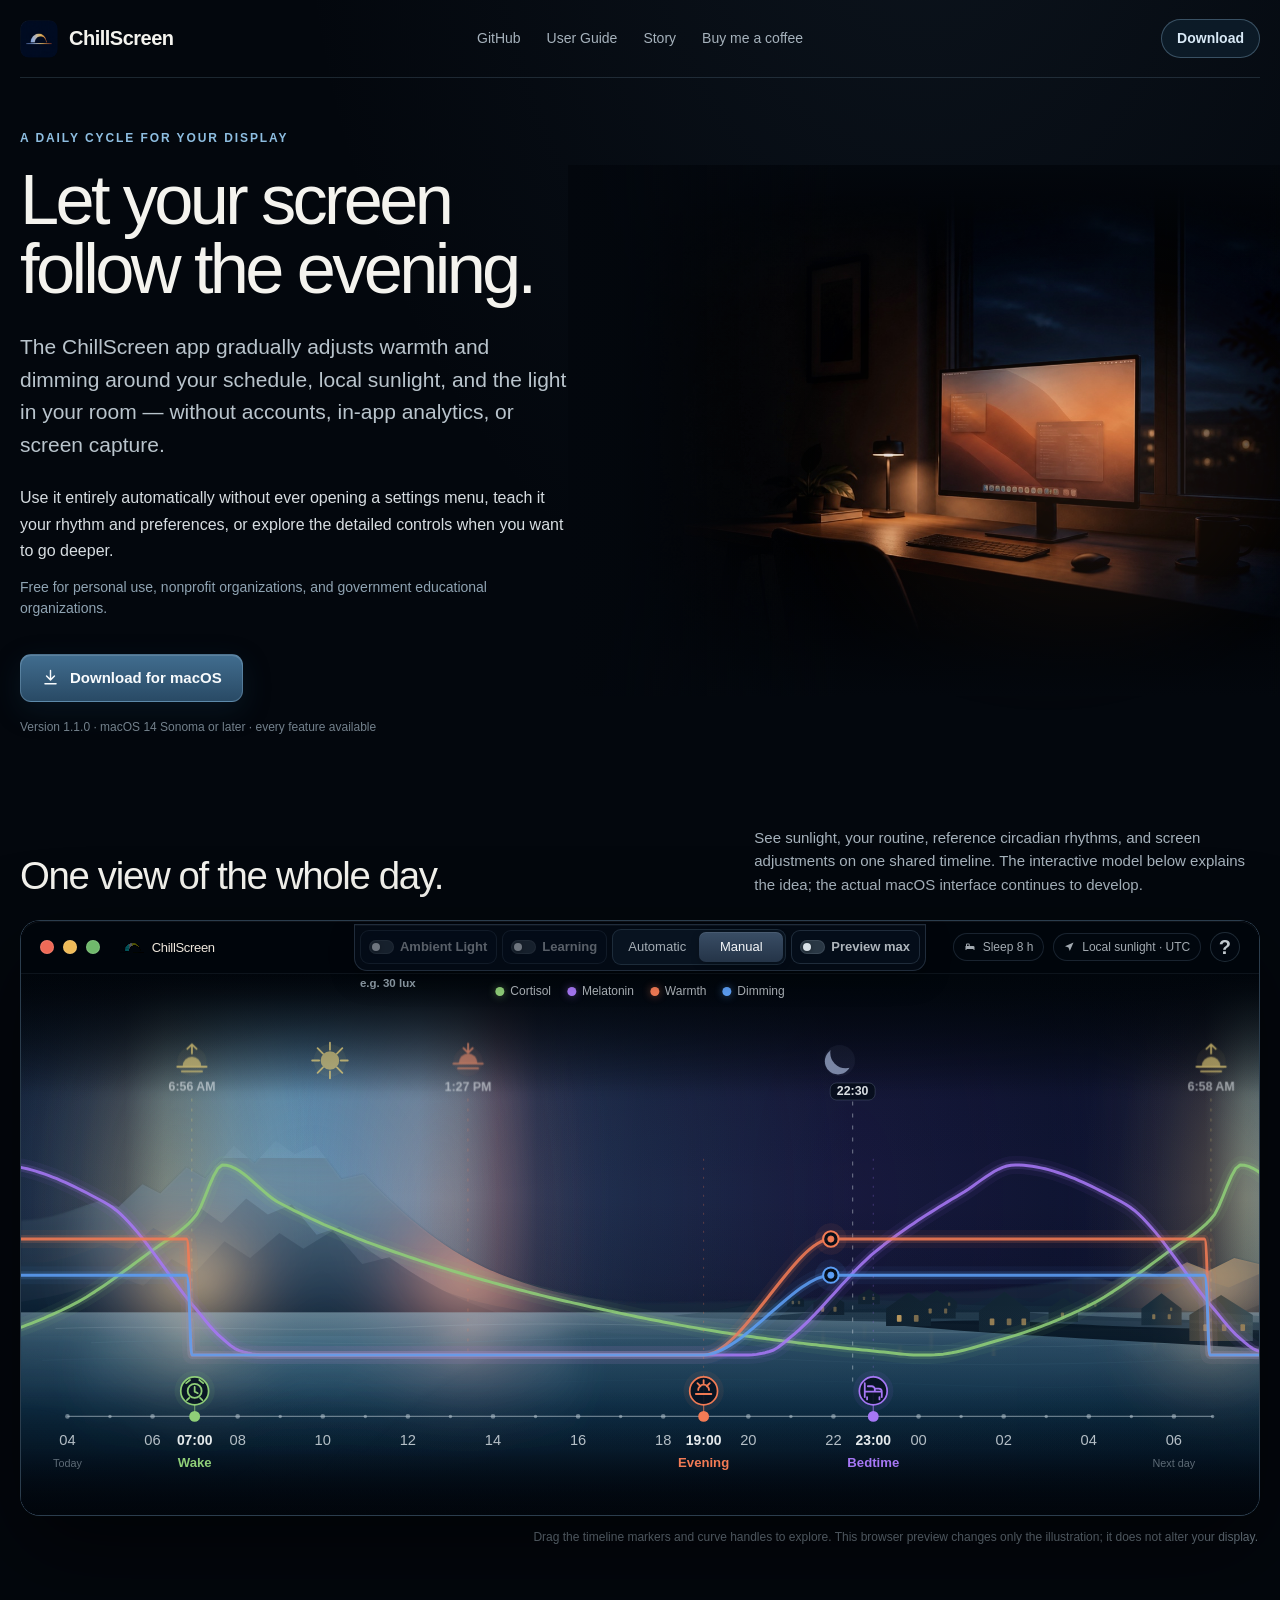
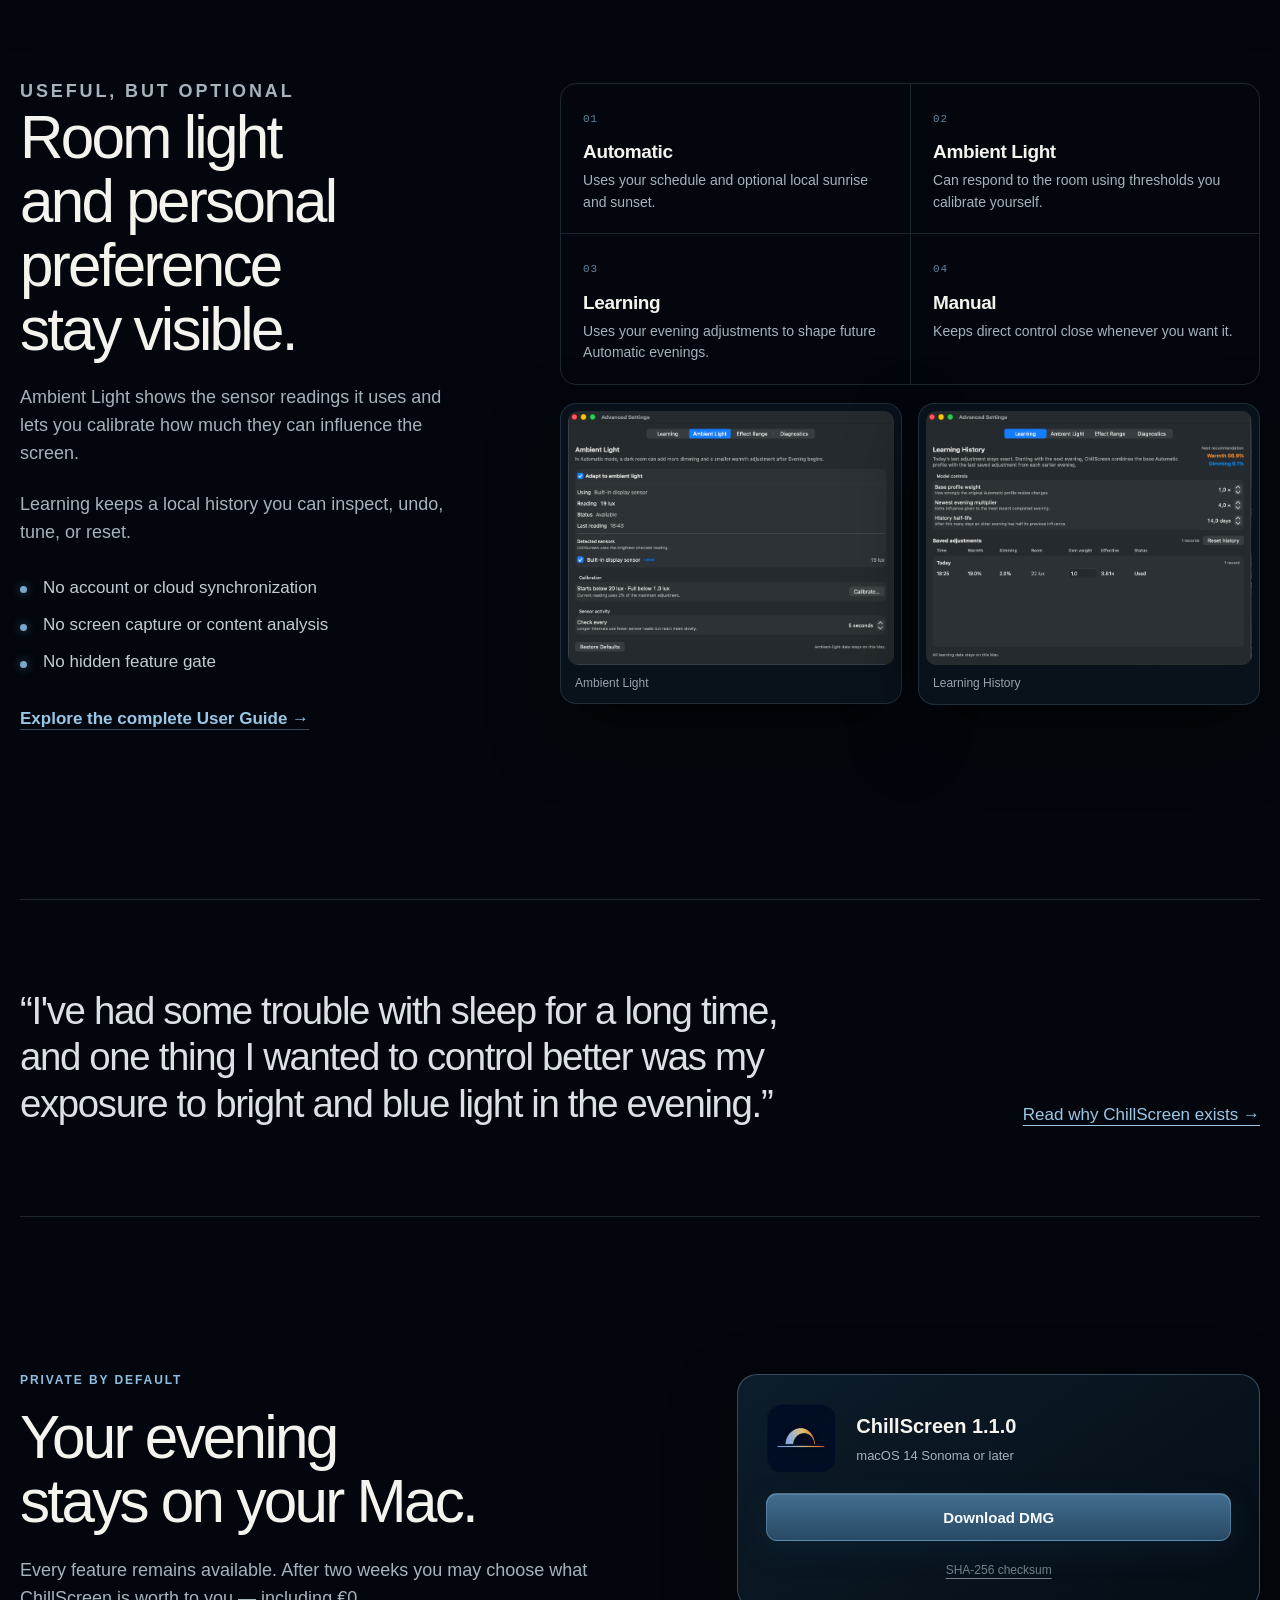
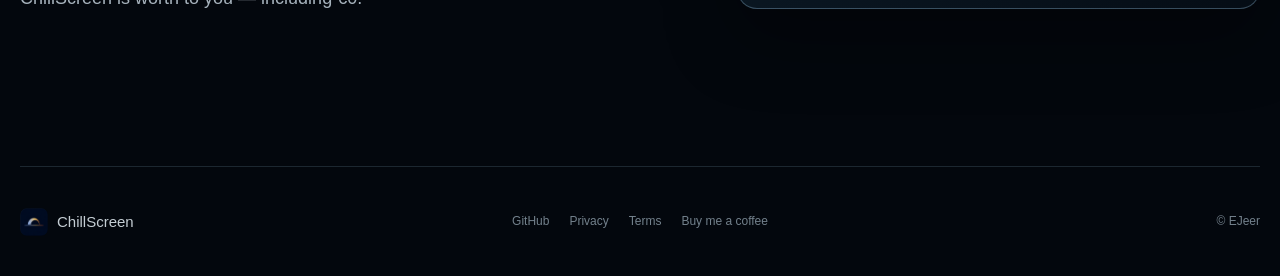
<file: docs/index.html>
<!doctype html>
<html lang="en">
<head>
  <meta charset="utf-8">
  <meta name="viewport" content="width=device-width, initial-scale=1">
  <meta name="theme-color" content="#03070d">
  <meta name="description" content="ChillScreen is a private macOS menu-bar app that gradually adjusts screen warmth and dimming around your day, local sunlight, and room light.">
  <meta name="robots" content="index, follow, max-image-preview:large, max-snippet:-1, max-video-preview:-1">
  <meta property="og:type" content="website">
  <meta property="og:site_name" content="ChillScreen">
  <meta property="og:title" content="ChillScreen — a daily cycle for your display">
  <meta property="og:description" content="Automatic screen warmth and dimming for macOS, shaped around your day and kept entirely on your Mac.">
  <meta property="og:image" content="https://ejeer.github.io/ChillScreen/assets/chillscreen-header.png">
  <meta property="og:image:type" content="image/png">
  <meta property="og:image:width" content="1600">
  <meta property="og:image:height" content="470">
  <meta property="og:image:alt" content="ChillScreen daily-cycle interface for macOS">
  <meta property="og:url" content="https://ejeer.github.io/ChillScreen/">
  <meta name="twitter:card" content="summary_large_image">
  <meta name="twitter:title" content="ChillScreen — a daily cycle for your display">
  <meta name="twitter:description" content="Automatic screen warmth and dimming for macOS, shaped around your day and kept entirely on your Mac.">
  <meta name="twitter:image" content="https://ejeer.github.io/ChillScreen/assets/chillscreen-header.png">
  <meta name="twitter:image:alt" content="ChillScreen daily-cycle interface for macOS">
  <link rel="canonical" href="https://ejeer.github.io/ChillScreen/">
  <link rel="describedby" href="https://ejeer.github.io/ChillScreen/llms.txt" type="text/plain">
  <link rel="icon" href="assets/chillscreen-icon.png" type="image/png" sizes="512x512">
  <link rel="apple-touch-icon" href="assets/chillscreen-icon.png">
  <link rel="stylesheet" href="assets/site.css">
  <title>ChillScreen — Automatic screen warmth and dimming for macOS</title>
  <script type="application/ld+json">
  {
    "@context": "https://schema.org",
    "@type": "SoftwareApplication",
    "name": "ChillScreen",
    "operatingSystem": "macOS 14 Sonoma or later",
    "applicationCategory": "UtilitiesApplication",
    "description": "A private macOS menu-bar app that gradually adjusts display warmth and dimming around your day, local sunlight, and room light.",
    "downloadUrl": "https://github.com/EJeer/ChillScreen/releases/download/v1.1.0/ChillScreen-1.1.0.dmg",
    "screenshot": "https://ejeer.github.io/ChillScreen/assets/chillscreen-header.png",
    "image": "https://ejeer.github.io/ChillScreen/assets/chillscreen-icon.png",
    "softwareVersion": "1.1.0",
    "softwareRequirements": "macOS 14 Sonoma or later",
    "releaseNotes": "https://ejeer.github.io/ChillScreen/releases/1.1.0/",
    "license": "https://github.com/EJeer/ChillScreen/blob/main/docs/terms-of-use.md",
    "isAccessibleForFree": true,
    "featureList": [
      "Automatic daily cycle using schedule and optional local sunlight",
      "Independent screen warmth and dimming controls",
      "Optional ambient-light adaptation with user calibration",
      "Optional local learning from evening adjustments",
      "Multiple-display support"
    ],
    "offers": {
      "@type": "Offer",
      "price": "0",
      "priceCurrency": "EUR"
    }
  }
  </script>
</head>
<body>
  <a class="skip-link" href="#main">Skip to content</a>

  <header class="site-header">
    <a class="brand" href="#top" aria-label="ChillScreen home">
      <img src="assets/chillscreen-icon.png" alt="" width="42" height="42">
      <span>ChillScreen</span>
    </a>
    <nav aria-label="Primary navigation">
      <a href="https://github.com/EJeer/ChillScreen">GitHub</a>
      <a href="user-guide/">User Guide</a>
      <a href="story/">Story</a>
      <a href="https://buymeacoffee.com/chillscreen">Buy me a coffee</a>
    </nav>
    <a class="header-download" href="https://github.com/EJeer/ChillScreen/releases/download/v1.1.0/ChillScreen-1.1.0.dmg">Download</a>
  </header>

  <main id="main">
    <section class="hero" id="top">
      <div class="hero-copy">
        <p class="eyebrow">A daily cycle for your display</p>
        <h1>Let your screen follow the evening.</h1>
        <p class="hero-lede">The ChillScreen app gradually adjusts warmth and dimming around your schedule, local sunlight, and the light in your room — without accounts, in-app analytics, or screen capture.</p>
        <p class="hero-flexibility">Use it entirely automatically without ever opening a settings menu, teach it your rhythm and preferences, or explore the detailed controls when you want to go deeper.</p>
        <p class="hero-free">Free for personal use, nonprofit organizations, and government educational organizations.</p>
        <div class="hero-actions">
          <a class="button button-primary" href="https://github.com/EJeer/ChillScreen/releases/download/v1.1.0/ChillScreen-1.1.0.dmg">
            <svg viewBox="0 0 24 24" aria-hidden="true"><path d="M12 3v12m0 0 5-5m-5 5-5-5M5 20h14"/></svg>
            Download for macOS
          </a>
        </div>
        <p class="hero-note">Version 1.1.0 · macOS 14 Sonoma or later · every feature available</p>
      </div>

      <figure class="hero-atmosphere">
        <img
          src="assets/chillscreen-evening-room-v2.jpg"
          alt="A dim evening workspace with a warm macOS desktop on the display."
          width="1400"
          height="933"
          fetchpriority="high"
        >
      </figure>

      <section class="interactive-preview" aria-labelledby="interactive-preview-title">
        <div class="interactive-preview-heading">
          <h2 id="interactive-preview-title">One view of the whole day.</h2>
          <p>See sunlight, your routine, reference circadian rhythms, and screen adjustments on one shared timeline. The interactive model below explains the idea; the actual macOS interface continues to develop.</p>
        </div>
        <div class="interactive-preview-frame">
          <iframe src="demo/index.html" title="Interactive ChillScreen Daily Cycle preview" loading="eager"></iframe>
        </div>
        <p class="interactive-preview-note">Drag the timeline markers and curve handles to explore. This browser preview changes only the illustration; it does not alter your display.</p>
      </section>

      <figure class="cycle-window" aria-labelledby="cycle-caption">
        <div class="cycle-topbar" aria-hidden="true">
          <span class="traffic"><i></i><i></i><i></i></span>
          <span class="mini-brand"><span class="mini-arc"></span>ChillScreen</span>
          <span class="privacy-pill">Local on your Mac</span>
        </div>
        <svg class="cycle-scene" viewBox="0 0 1200 650" role="img" aria-label="Illustration of a day-to-night cycle with cortisol, melatonin, warmth, and dimming curves">
          <defs>
            <linearGradient id="sky" x1="0" y1="0" x2="1" y2="0">
              <stop offset="0" stop-color="#23364d"/>
              <stop offset=".12" stop-color="#789eb8"/>
              <stop offset=".47" stop-color="#719cba"/>
              <stop offset=".61" stop-color="#8d7482"/>
              <stop offset=".72" stop-color="#252441"/>
              <stop offset=".9" stop-color="#10162f"/>
              <stop offset="1" stop-color="#403e4f"/>
            </linearGradient>
            <linearGradient id="skyVertical" x1="0" y1="0" x2="0" y2="1">
              <stop offset="0" stop-color="#07111d" stop-opacity=".72"/>
              <stop offset=".24" stop-color="#27465d" stop-opacity=".08"/>
              <stop offset=".72" stop-color="#071522" stop-opacity=".28"/>
              <stop offset="1" stop-color="#020811" stop-opacity=".98"/>
            </linearGradient>
            <linearGradient id="rearMountain" x1="0" y1="0" x2="0" y2="1"><stop stop-color="#657f8e"/><stop offset="1" stop-color="#20394c"/></linearGradient>
            <linearGradient id="nearMountain" x1="0" y1="0" x2="0" y2="1"><stop stop-color="#314b5e"/><stop offset="1" stop-color="#071827"/></linearGradient>
            <linearGradient id="lake" x1="0" y1="0" x2="0" y2="1"><stop stop-color="#7796a7" stop-opacity=".58"/><stop offset=".3" stop-color="#244c64" stop-opacity=".82"/><stop offset="1" stop-color="#020b16"/></linearGradient>
            <radialGradient id="dawn"><stop stop-color="#f6d892" stop-opacity=".68"/><stop offset=".38" stop-color="#dba675" stop-opacity=".25"/><stop offset="1" stop-color="#dba675" stop-opacity="0"/></radialGradient>
            <radialGradient id="sunset"><stop stop-color="#f49a76" stop-opacity=".62"/><stop offset=".4" stop-color="#bd6570" stop-opacity=".22"/><stop offset="1" stop-color="#bd6570" stop-opacity="0"/></radialGradient>
            <filter id="softGlow" x="-70%" y="-70%" width="240%" height="240%"><feGaussianBlur stdDeviation="8"/></filter>
            <filter id="lineGlow" x="-20%" y="-40%" width="140%" height="180%"><feGaussianBlur stdDeviation="7"/></filter>
            <filter id="smallGlow" x="-80%" y="-80%" width="260%" height="260%"><feGaussianBlur stdDeviation="3.5"/></filter>
            <mask id="crescent" x="-40" y="-40" width="80" height="80" maskUnits="userSpaceOnUse">
              <rect x="-40" y="-40" width="80" height="80" fill="white"/>
              <circle cx="11" cy="-8" r="22" fill="black"/>
            </mask>
          </defs>

          <rect width="1200" height="650" fill="url(#sky)"/>
          <rect width="1200" height="650" fill="url(#skyVertical)"/>
          <ellipse cx="125" cy="260" rx="185" ry="210" fill="url(#dawn)"/>
          <ellipse cx="742" cy="260" rx="230" ry="210" fill="url(#sunset)"/>
          <ellipse cx="1160" cy="260" rx="150" ry="210" fill="url(#dawn)"/>

          <g class="stars" fill="#d9e5ff" opacity=".45">
            <circle cx="875" cy="80" r="1.2"/><circle cx="914" cy="126" r="1"/><circle cx="966" cy="66" r="1.4"/><circle cx="1016" cy="118" r=".9"/><circle cx="1078" cy="82" r="1.2"/><circle cx="1132" cy="142" r="1"/><circle cx="824" cy="154" r=".8"/>
          </g>

          <g class="celestial sunrise" transform="translate(118 98)">
            <circle class="celestial-glow" cx="0" cy="0" r="26" fill="#ebcf77" opacity=".4" filter="url(#softGlow)"/>
            <path d="M-15 4a15 15 0 0 1 30 0M-23 5h46M-16 12h32M0-20v10M-7-14 0-21l7 7" fill="none" stroke="#ead17c" stroke-width="3" stroke-linecap="round"/>
            <text y="38">06:12</text>
          </g>
          <g class="celestial sun" transform="translate(405 86)">
            <circle class="celestial-glow" r="31" fill="#f0d568" opacity=".34" filter="url(#softGlow)"/>
            <circle r="14" fill="#ead075"/>
            <path d="M0-27v8M0 19v8M-27 0h8M19 0h8M-19-19l6 6M13 13l6 6M-19 19l6-6M13-13l6-6" stroke="#ead075" stroke-width="3" stroke-linecap="round"/>
          </g>
          <g class="celestial sunset" transform="translate(742 98)">
            <circle class="celestial-glow" r="27" fill="#ee805d" opacity=".38" filter="url(#softGlow)"/>
            <path d="M-15 0a15 15 0 0 1 30 0M-23 1h46M-16 8h32M0-20v10M-7-15 0-8l7-7" fill="none" stroke="#ed8767" stroke-width="3" stroke-linecap="round"/>
            <text y="38">20:34</text>
          </g>
          <g class="celestial moon" transform="translate(948 82)">
            <circle class="celestial-glow" r="31" fill="#a9bbef" opacity=".28" filter="url(#softGlow)"/>
            <circle cx="0" cy="0" r="21" fill="#c3d1ef" mask="url(#crescent)"/>
          </g>

          <path d="M0 326 52 309 88 320 127 292 160 305 202 266 242 289 282 245 322 280 365 258 410 298 454 286 506 320 556 309 608 337 662 322 716 340 770 314 820 330 872 298 918 316 966 286 1014 306 1066 276 1110 298 1153 270 1200 286V422H0Z" fill="url(#rearMountain)" opacity=".72"/>
          <path d="M0 382 54 365 99 375 145 338 184 357 230 317 270 341 314 305 355 337 402 320 448 357 496 345 544 378 594 365 646 389 700 372 752 391 804 367 856 383 908 354 956 372 1008 344 1057 365 1108 336 1156 355 1200 342V435H0Z" fill="url(#nearMountain)" opacity=".95"/>
          <rect x="0" y="404" width="1200" height="246" fill="url(#lake)"/>
          <g opacity=".2" fill="none" stroke-linecap="round">
            <path d="M30 430C190 420 332 438 496 428s318-5 468 3 174 4 216-2" stroke="#b8cfda"/>
            <path d="M58 455c170-10 340 8 505-2s328-4 573 3" stroke="#7094a7"/>
            <path d="M17 486c180-8 353 7 534-1s359-4 629 2" stroke="#426e85"/>
          </g>
          <line x1="0" y1="404" x2="1200" y2="404" stroke="#d2e0e5" stroke-opacity=".17"/>

          <g class="village" fill="#061522">
            <path d="M748 403c92-13 184-8 270 1 72 7 126 1 182-4v39H748Z" opacity=".72"/>
            <path d="M820 407v-20l23-15 23 15v20m30 4v-27l31-20 31 20v27m41 2v-21l24-16 24 16v21m45 4v-31l35-23 35 23v31"/>
          </g>
          <g fill="#efb369" opacity=".78" filter="url(#smallGlow)">
            <rect x="832" y="390" width="5" height="7" rx="1"/><rect x="849" y="390" width="5" height="7" rx="1"/>
            <rect x="910" y="391" width="6" height="8" rx="1"/><rect x="935" y="391" width="6" height="8" rx="1"/>
            <rect x="997" y="396" width="5" height="7" rx="1"/><rect x="1017" y="396" width="5" height="7" rx="1"/>
            <rect x="1108" y="393" width="6" height="9" rx="1"/><rect x="1137" y="393" width="6" height="9" rx="1"/>
          </g>

          <g class="curves" fill="none" stroke-linecap="round">
            <path class="glow cortisol" d="M35 492C118 486 171 430 224 317C249 266 282 250 323 254C454 266 604 352 759 422C902 486 1036 493 1170 456"/>
            <path class="glow melatonin" d="M35 474C97 474 153 476 218 488C322 506 628 507 742 494C814 486 849 437 891 365C944 275 1020 246 1087 267C1151 287 1174 386 1200 464"/>
            <path class="glow warmth" d="M35 498C438 498 594 499 728 489C782 485 822 439 862 390C905 337 986 325 1051 344C1116 363 1157 421 1200 485"/>
            <path class="glow dimming" d="M35 500C458 500 651 500 745 496C813 493 849 460 886 424C934 378 1002 372 1065 393C1129 414 1164 456 1200 490"/>
            <path class="core cortisol" d="M35 492C118 486 171 430 224 317C249 266 282 250 323 254C454 266 604 352 759 422C902 486 1036 493 1170 456"/>
            <path class="core melatonin" d="M35 474C97 474 153 476 218 488C322 506 628 507 742 494C814 486 849 437 891 365C944 275 1020 246 1087 267C1151 287 1174 386 1200 464"/>
            <path class="core warmth" d="M35 498C438 498 594 499 728 489C782 485 822 439 862 390C905 337 986 325 1051 344C1116 363 1157 421 1200 485"/>
            <path class="core dimming" d="M35 500C458 500 651 500 745 496C813 493 849 460 886 424C934 378 1002 372 1065 393C1129 414 1164 456 1200 490"/>
          </g>

          <g class="timeline" transform="translate(0 565)">
            <path d="M46 0H1154"/>
            <g><circle cx="82"/><circle cx="254"/><circle cx="427"/><circle cx="600"/><circle cx="773"/><circle cx="946"/><circle cx="1118"/></g>
            <text x="82" y="31">06</text><text x="254" y="31">10</text><text x="427" y="31">14</text><text x="600" y="31">18</text><text x="773" y="31">22</text><text x="946" y="31">02</text><text x="1118" y="31">06</text>
          </g>
        </svg>
        <figcaption id="cycle-caption">
          <span><i class="dot cortisol"></i>Cortisol</span>
          <span><i class="dot melatonin"></i>Melatonin</span>
          <span><i class="dot warmth"></i>Warmth</span>
          <span><i class="dot dimming"></i>Dimming</span>
        </figcaption>
      </figure>
    </section>

    <section class="detail-grid">
      <div class="detail-copy">
        <p class="eyebrow">Useful, but optional</p>
        <h2>Room light and personal preference stay visible.</h2>
        <p>Ambient Light shows the sensor readings it uses and lets you calibrate how much they can influence the screen.</p>
        <p>Learning keeps a local history you can inspect, undo, tune, or reset.</p>
        <ul>
          <li>No account or cloud synchronization</li>
          <li>No screen capture or content analysis</li>
          <li>No hidden feature gate</li>
        </ul>
        <a class="text-link" href="user-guide/">Explore the complete User Guide <span aria-hidden="true">→</span></a>
      </div>
      <div class="detail-visuals">
        <section class="feature-rail" aria-label="Core features">
          <article><span>01</span><h2>Automatic</h2><p>Uses your schedule and optional local sunrise and sunset.</p></article>
          <article><span>02</span><h2>Ambient Light</h2><p>Can respond to the room using thresholds you calibrate yourself.</p></article>
          <article><span>03</span><h2>Learning</h2><p>Uses your evening adjustments to shape future Automatic evenings.</p></article>
          <article><span>04</span><h2>Manual</h2><p>Keeps direct control close whenever you want it.</p></article>
        </section>
        <div class="detail-images">
          <figure><img src="assets/chillscreen-ambient-light.png" alt="Ambient Light settings in ChillScreen" width="821" height="639" loading="lazy"><figcaption>Ambient Light</figcaption></figure>
          <figure><img src="assets/chillscreen-learning.png" alt="Learning History settings in ChillScreen" width="821" height="640" loading="lazy"><figcaption>Learning History</figcaption></figure>
        </div>
      </div>
    </section>

    <section class="story-strip">
      <blockquote>“I've had some trouble with sleep for a long time, and one thing I wanted to control better was my exposure to bright and blue light in the evening.”</blockquote>
      <a href="story/">Read why ChillScreen exists <span aria-hidden="true">→</span></a>
    </section>

    <section class="download-section" id="download">
      <div>
        <p class="eyebrow">Private by default</p>
        <h2>Your evening stays on your Mac.</h2>
        <p>Every feature remains available. After two weeks you may choose what ChillScreen is worth to you — including €0.</p>
      </div>
      <div class="download-card">
        <img src="assets/chillscreen-icon.png" alt="ChillScreen app icon" width="74" height="74">
        <div><strong>ChillScreen 1.1.0</strong><span>macOS 14 Sonoma or later</span></div>
        <a class="button button-primary" href="https://github.com/EJeer/ChillScreen/releases/download/v1.1.0/ChillScreen-1.1.0.dmg">Download DMG</a>
        <a class="checksum" href="https://github.com/EJeer/ChillScreen/releases/download/v1.1.0/ChillScreen-1.1.0.dmg.sha256">SHA-256 checksum</a>
      </div>
    </section>
  </main>

  <footer>
    <div class="footer-brand"><img src="assets/chillscreen-icon.png" alt="" width="32" height="32"><span>ChillScreen</span></div>
    <div class="footer-links">
      <a href="https://github.com/EJeer/ChillScreen">GitHub</a>
      <a href="privacy/">Privacy</a>
      <a href="https://github.com/EJeer/ChillScreen/blob/main/docs/terms-of-use.md">Terms</a>
      <a href="https://buymeacoffee.com/chillscreen">Buy me a coffee</a>
    </div>
    <p>© EJeer</p>
  </footer>
  <!-- Cloudflare Web Analytics -->
  <script type="module" src="https://static.cloudflareinsights.com/beacon.min.js" data-cf-beacon='{"token":"cf438964404c45ee8c5d911d619afd15"}'></script>
  <!-- End Cloudflare Web Analytics -->
</body>
</html>
</file>
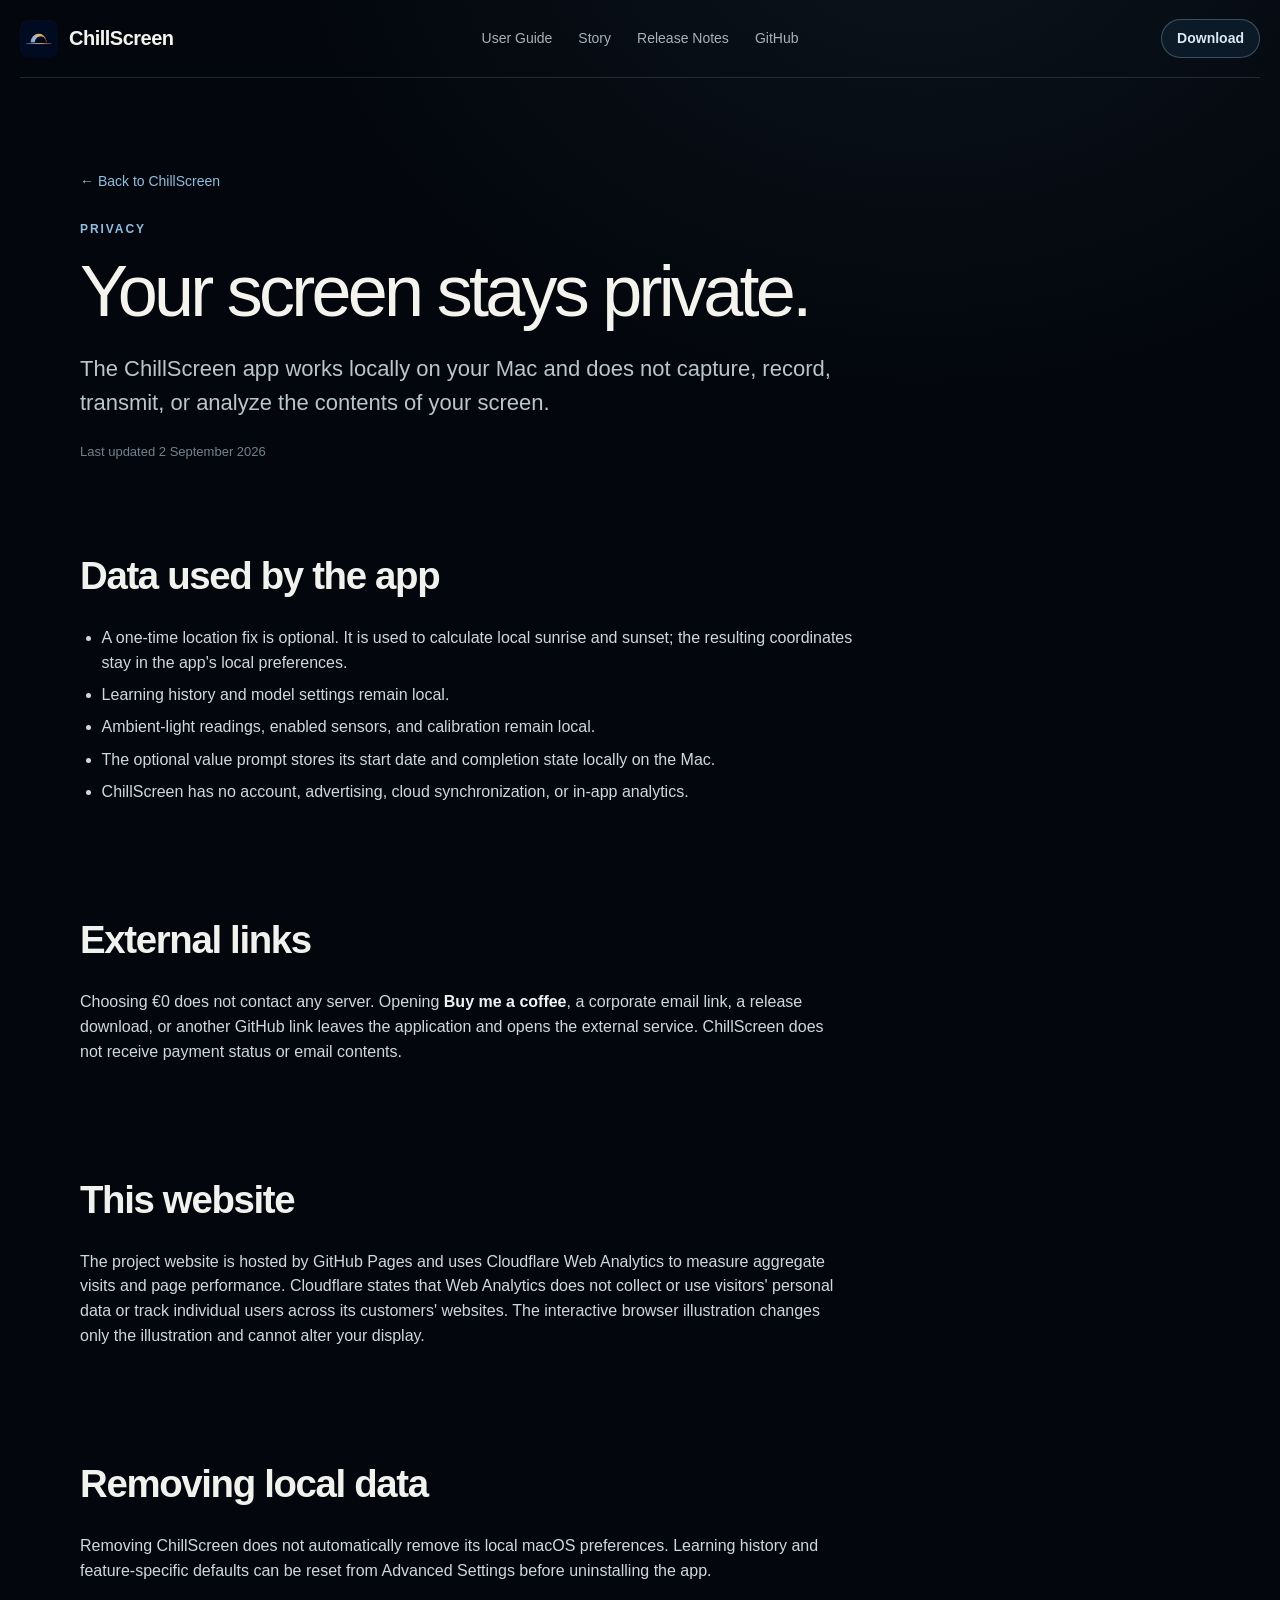
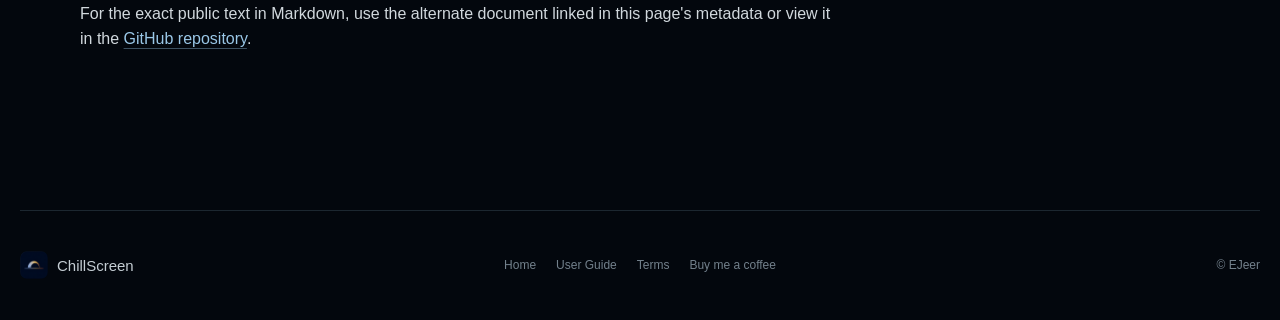
<file: privacy/index.html>
<!doctype html>
<html lang="en">
<head>
  <meta charset="utf-8"><meta name="viewport" content="width=device-width, initial-scale=1"><meta name="theme-color" content="#03070d">
  <meta name="description" content="ChillScreen privacy: screen contents are never captured or analyzed, and schedules, learning, ambient-light data, calibration, and optional coordinates remain local.">
  <meta name="robots" content="index, follow, max-image-preview:large, max-snippet:-1">
  <meta property="og:type" content="article"><meta property="og:site_name" content="ChillScreen"><meta property="og:title" content="ChillScreen Privacy"><meta property="og:description" content="What ChillScreen stores locally, what it never captures, and when external services open."><meta property="og:image" content="https://ejeer.github.io/ChillScreen/assets/chillscreen-header.png"><meta property="og:image:type" content="image/png"><meta property="og:image:width" content="1600"><meta property="og:image:height" content="470"><meta property="og:image:alt" content="ChillScreen daily-cycle interface for macOS"><meta property="og:url" content="https://ejeer.github.io/ChillScreen/privacy/">
  <meta name="twitter:card" content="summary_large_image"><meta name="twitter:title" content="ChillScreen Privacy"><meta name="twitter:description" content="What ChillScreen stores locally, what it never captures, and when external services open."><meta name="twitter:image" content="https://ejeer.github.io/ChillScreen/assets/chillscreen-header.png"><meta name="twitter:image:alt" content="ChillScreen daily-cycle interface for macOS">
  <link rel="canonical" href="https://ejeer.github.io/ChillScreen/privacy/"><link rel="describedby" href="https://ejeer.github.io/ChillScreen/llms.txt" type="text/plain"><link rel="alternate" type="text/markdown" href="https://raw.githubusercontent.com/EJeer/ChillScreen/main/docs/privacy.md"><link rel="icon" href="../assets/chillscreen-icon.png" type="image/png" sizes="512x512"><link rel="apple-touch-icon" href="../assets/chillscreen-icon.png"><link rel="stylesheet" href="../assets/site.css"><title>Privacy — ChillScreen</title>
</head>
<body>
  <a class="skip-link" href="#main">Skip to content</a>
  <header class="site-header"><a class="brand" href="../" aria-label="ChillScreen home"><img src="../assets/chillscreen-icon.png" alt="" width="42" height="42"><span>ChillScreen</span></a><nav aria-label="Primary navigation"><a href="../user-guide/">User Guide</a><a href="../story/">Story</a><a href="../releases/1.1.0/">Release Notes</a><a href="https://github.com/EJeer/ChillScreen">GitHub</a></nav><a class="header-download" href="https://github.com/EJeer/ChillScreen/releases/download/v1.1.0/ChillScreen-1.1.0.dmg">Download</a></header>
  <main class="doc-main" id="main"><a class="doc-back" href="../">← Back to ChillScreen</a><header class="doc-hero"><p class="eyebrow">Privacy</p><h1>Your screen stays private.</h1><p class="doc-lede">The ChillScreen app works locally on your Mac and does not capture, record, transmit, or analyze the contents of your screen.</p><div class="doc-meta"><span>Last updated 2 September 2026</span></div></header>
    <article class="prose">
      <h2 id="app-data">Data used by the app</h2>
      <ul><li>A one-time location fix is optional. It is used to calculate local sunrise and sunset; the resulting coordinates stay in the app's local preferences.</li><li>Learning history and model settings remain local.</li><li>Ambient-light readings, enabled sensors, and calibration remain local.</li><li>The optional value prompt stores its start date and completion state locally on the Mac.</li><li>ChillScreen has no account, advertising, cloud synchronization, or in-app analytics.</li></ul>
      <h2 id="external-links">External links</h2>
      <p>Choosing €0 does not contact any server. Opening <strong>Buy me a coffee</strong>, a corporate email link, a release download, or another GitHub link leaves the application and opens the external service. ChillScreen does not receive payment status or email contents.</p>
      <h2 id="website">This website</h2>
      <p>The project website is hosted by GitHub Pages and uses Cloudflare Web Analytics to measure aggregate visits and page performance. Cloudflare states that Web Analytics does not collect or use visitors' personal data or track individual users across its customers' websites. The interactive browser illustration changes only the illustration and cannot alter your display.</p>
      <h2 id="removal">Removing local data</h2>
      <p>Removing ChillScreen does not automatically remove its local macOS preferences. Learning history and feature-specific defaults can be reset from Advanced Settings before uninstalling the app.</p>
      <p>For the exact public text in Markdown, use the alternate document linked in this page's metadata or view it in the <a href="https://github.com/EJeer/ChillScreen/blob/main/docs/privacy.md">GitHub repository</a>.</p>
    </article>
  </main>
  <footer><div class="footer-brand"><img src="../assets/chillscreen-icon.png" alt="" width="32" height="32"><span>ChillScreen</span></div><div class="footer-links"><a href="../">Home</a><a href="../user-guide/">User Guide</a><a href="https://github.com/EJeer/ChillScreen/blob/main/docs/terms-of-use.md">Terms</a><a href="https://buymeacoffee.com/chillscreen">Buy me a coffee</a></div><p>© EJeer</p></footer>
  <!-- Cloudflare Web Analytics -->
  <script type="module" src="https://static.cloudflareinsights.com/beacon.min.js" data-cf-beacon='{"token":"cf438964404c45ee8c5d911d619afd15"}'></script>
  <!-- End Cloudflare Web Analytics -->
</body>
</html>
</file>
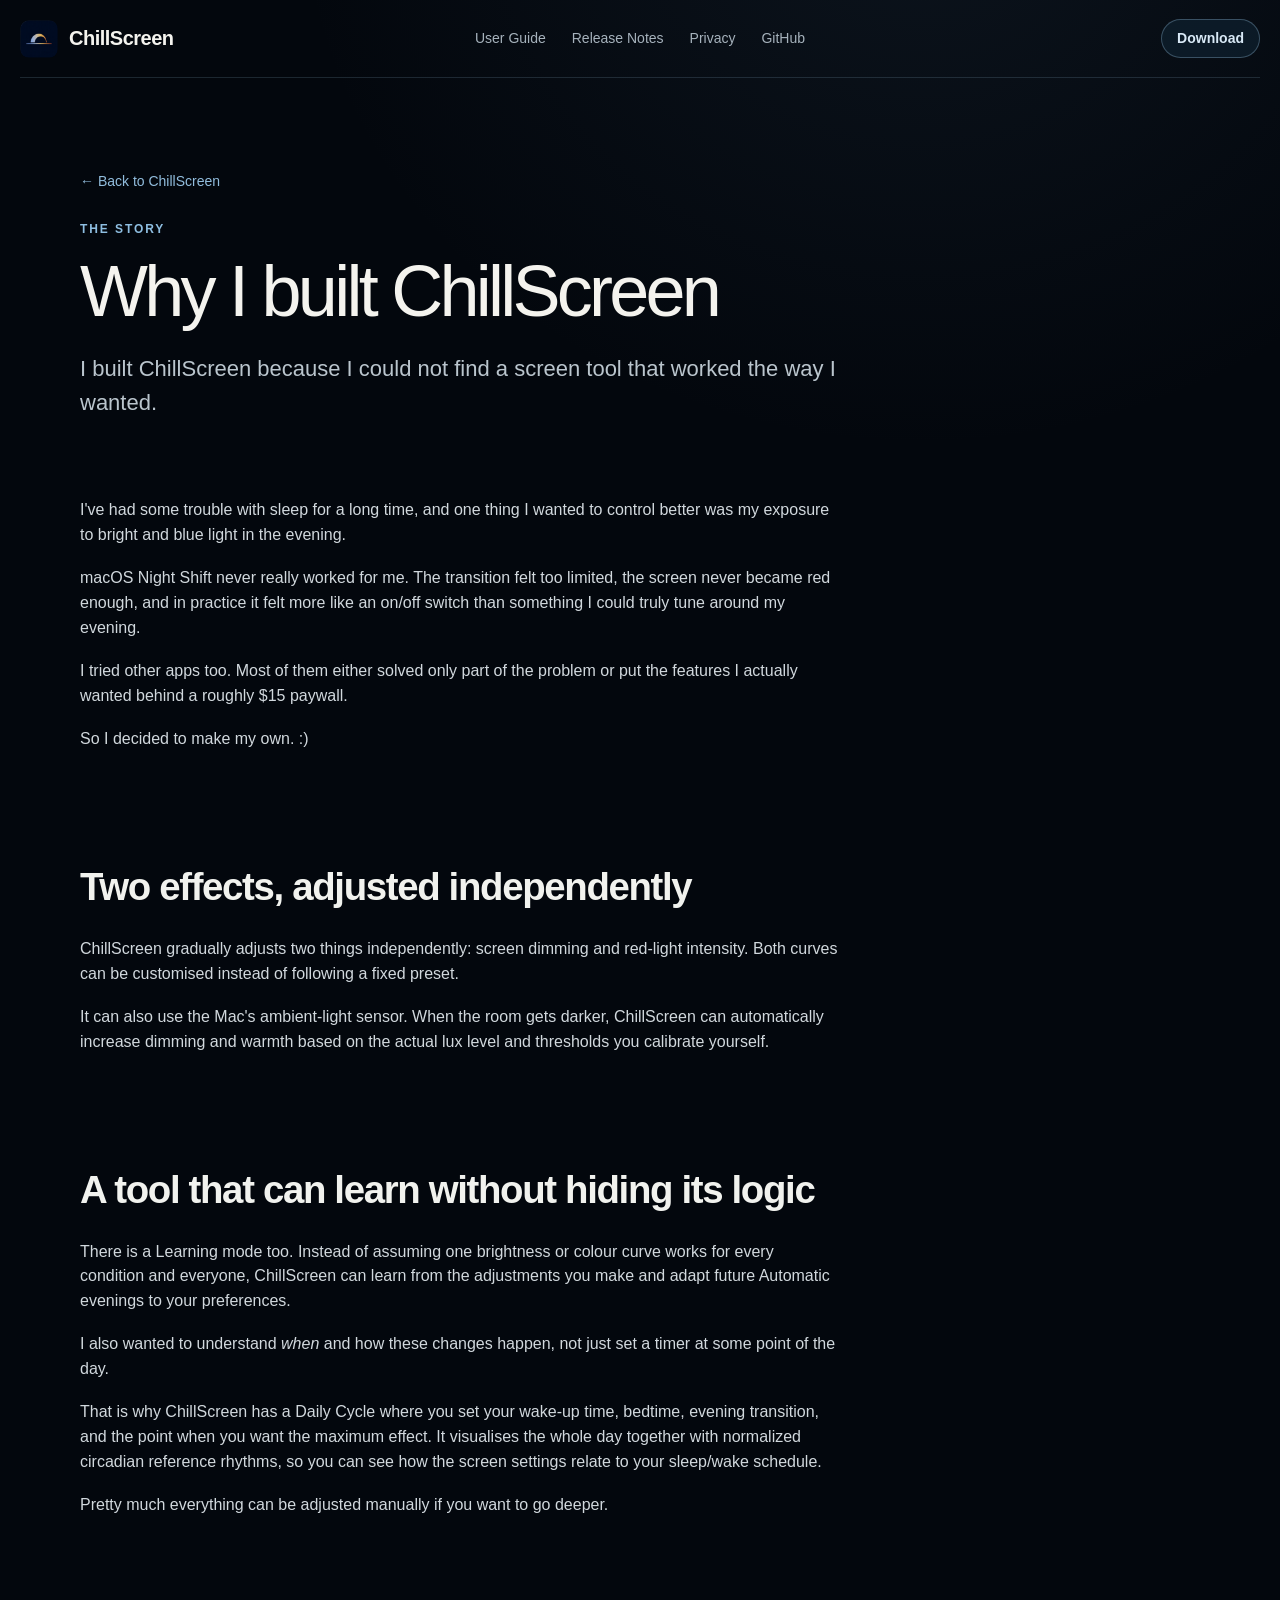
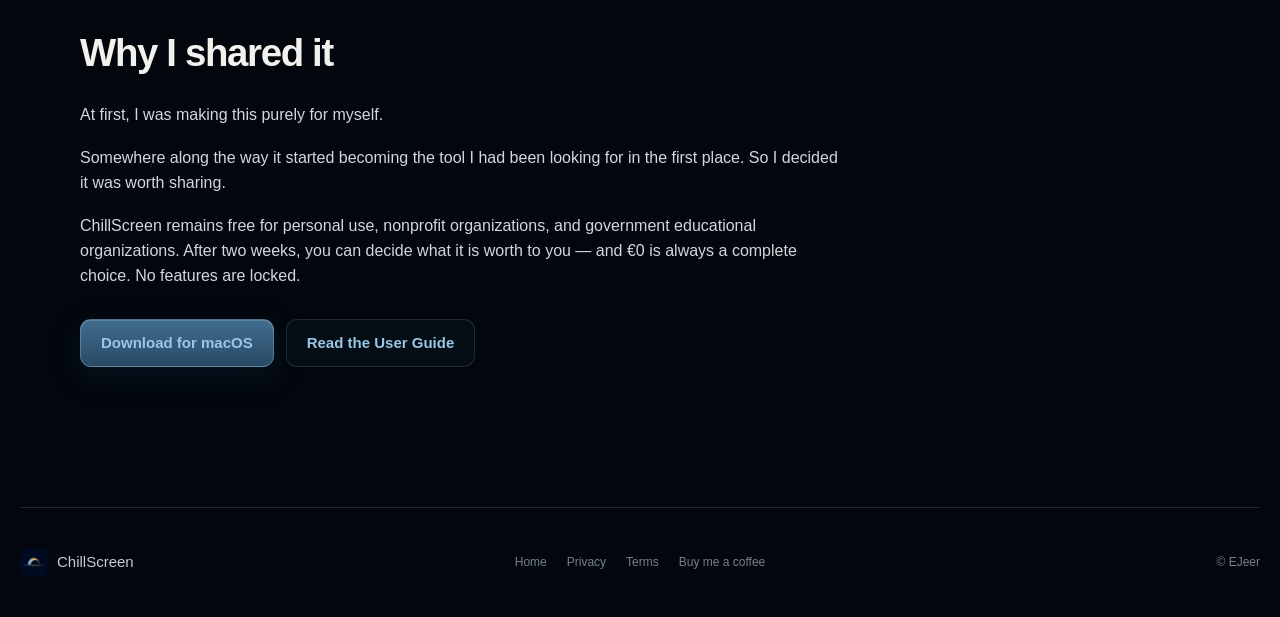
<file: story/index.html>
<!doctype html>
<html lang="en">
<head>
  <meta charset="utf-8">
  <meta name="viewport" content="width=device-width, initial-scale=1">
  <meta name="theme-color" content="#03070d">
  <meta name="description" content="Why ChillScreen was built: a personal macOS tool for more control over evening screen warmth, dimming, room light, and daily timing.">
  <meta name="robots" content="index, follow, max-image-preview:large, max-snippet:-1">
  <meta property="og:type" content="article"><meta property="og:site_name" content="ChillScreen">
  <meta property="og:title" content="Why I built ChillScreen"><meta property="og:description" content="The personal story behind ChillScreen and the screen controls I could not find elsewhere.">
  <meta property="og:image" content="https://ejeer.github.io/ChillScreen/assets/chillscreen-header.png"><meta property="og:image:type" content="image/png"><meta property="og:image:width" content="1600"><meta property="og:image:height" content="470"><meta property="og:image:alt" content="ChillScreen daily-cycle interface for macOS"><meta property="og:url" content="https://ejeer.github.io/ChillScreen/story/">
  <meta name="twitter:card" content="summary_large_image"><meta name="twitter:title" content="Why I built ChillScreen"><meta name="twitter:description" content="The personal story behind ChillScreen and the screen controls I could not find elsewhere."><meta name="twitter:image" content="https://ejeer.github.io/ChillScreen/assets/chillscreen-header.png"><meta name="twitter:image:alt" content="ChillScreen daily-cycle interface for macOS">
  <link rel="canonical" href="https://ejeer.github.io/ChillScreen/story/"><link rel="describedby" href="https://ejeer.github.io/ChillScreen/llms.txt" type="text/plain"><link rel="alternate" type="text/markdown" href="https://raw.githubusercontent.com/EJeer/ChillScreen/main/docs/story.md"><link rel="icon" href="../assets/chillscreen-icon.png" type="image/png" sizes="512x512"><link rel="apple-touch-icon" href="../assets/chillscreen-icon.png"><link rel="stylesheet" href="../assets/site.css">
  <title>Why I built ChillScreen</title>
</head>
<body>
  <a class="skip-link" href="#main">Skip to content</a>
  <header class="site-header"><a class="brand" href="../" aria-label="ChillScreen home"><img src="../assets/chillscreen-icon.png" alt="" width="42" height="42"><span>ChillScreen</span></a><nav aria-label="Primary navigation"><a href="../user-guide/">User Guide</a><a href="../releases/1.1.0/">Release Notes</a><a href="../privacy/">Privacy</a><a href="https://github.com/EJeer/ChillScreen">GitHub</a></nav><a class="header-download" href="https://github.com/EJeer/ChillScreen/releases/download/v1.1.0/ChillScreen-1.1.0.dmg">Download</a></header>
  <main class="doc-main" id="main">
    <a class="doc-back" href="../">← Back to ChillScreen</a>
    <header class="doc-hero"><p class="eyebrow">The story</p><h1>Why I built ChillScreen</h1><p class="doc-lede">I built ChillScreen because I could not find a screen tool that worked the way I wanted.</p></header>
    <article class="prose">
      <p>I've had some trouble with sleep for a long time, and one thing I wanted to control better was my exposure to bright and blue light in the evening.</p>
      <p>macOS Night Shift never really worked for me. The transition felt too limited, the screen never became red enough, and in practice it felt more like an on/off switch than something I could truly tune around my evening.</p>
      <p>I tried other apps too. Most of them either solved only part of the problem or put the features I actually wanted behind a roughly $15 paywall.</p>
      <p>So I decided to make my own. :)</p>
      <h2>Two effects, adjusted independently</h2>
      <p>ChillScreen gradually adjusts two things independently: screen dimming and red-light intensity. Both curves can be customised instead of following a fixed preset.</p>
      <p>It can also use the Mac's ambient-light sensor. When the room gets darker, ChillScreen can automatically increase dimming and warmth based on the actual lux level and thresholds you calibrate yourself.</p>
      <h2>A tool that can learn without hiding its logic</h2>
      <p>There is a Learning mode too. Instead of assuming one brightness or colour curve works for every condition and everyone, ChillScreen can learn from the adjustments you make and adapt future Automatic evenings to your preferences.</p>
      <p>I also wanted to understand <em>when</em> and how these changes happen, not just set a timer at some point of the day.</p>
      <p>That is why ChillScreen has a Daily Cycle where you set your wake-up time, bedtime, evening transition, and the point when you want the maximum effect. It visualises the whole day together with normalized circadian reference rhythms, so you can see how the screen settings relate to your sleep/wake schedule.</p>
      <p>Pretty much everything can be adjusted manually if you want to go deeper.</p>
      <h2>Why I shared it</h2>
      <p>At first, I was making this purely for myself.</p>
      <p>Somewhere along the way it started becoming the tool I had been looking for in the first place. So I decided it was worth sharing.</p>
      <p>ChillScreen remains free for personal use, nonprofit organizations, and government educational organizations. After two weeks, you can decide what it is worth to you — and €0 is always a complete choice. No features are locked.</p>
      <div class="doc-actions"><a class="button button-primary" href="https://github.com/EJeer/ChillScreen/releases/download/v1.1.0/ChillScreen-1.1.0.dmg">Download for macOS</a><a class="button button-secondary" href="../user-guide/">Read the User Guide</a></div>
    </article>
  </main>
  <footer><div class="footer-brand"><img src="../assets/chillscreen-icon.png" alt="" width="32" height="32"><span>ChillScreen</span></div><div class="footer-links"><a href="../">Home</a><a href="../privacy/">Privacy</a><a href="https://github.com/EJeer/ChillScreen/blob/main/docs/terms-of-use.md">Terms</a><a href="https://buymeacoffee.com/chillscreen">Buy me a coffee</a></div><p>© EJeer</p></footer>
  <!-- Cloudflare Web Analytics -->
  <script type="module" src="https://static.cloudflareinsights.com/beacon.min.js" data-cf-beacon='{"token":"cf438964404c45ee8c5d911d619afd15"}'></script>
  <!-- End Cloudflare Web Analytics -->
</body>
</html>
</file>
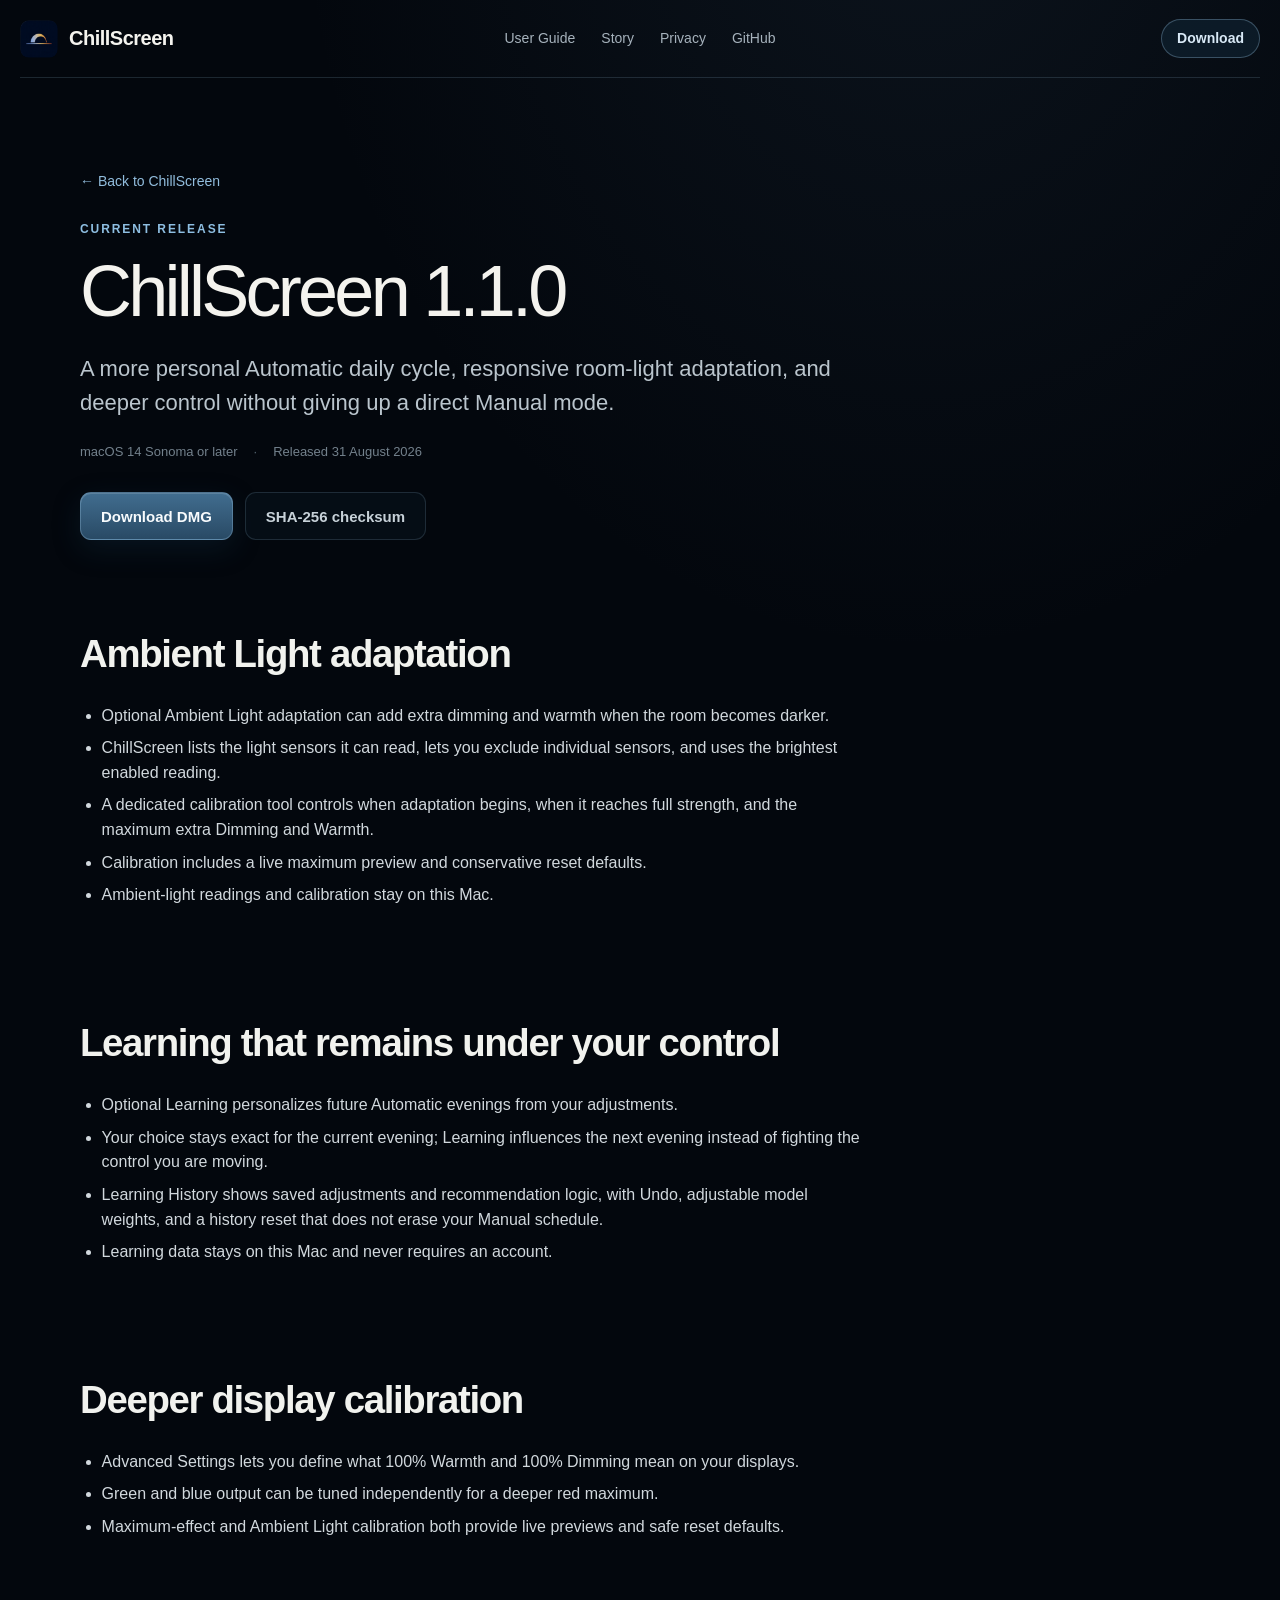
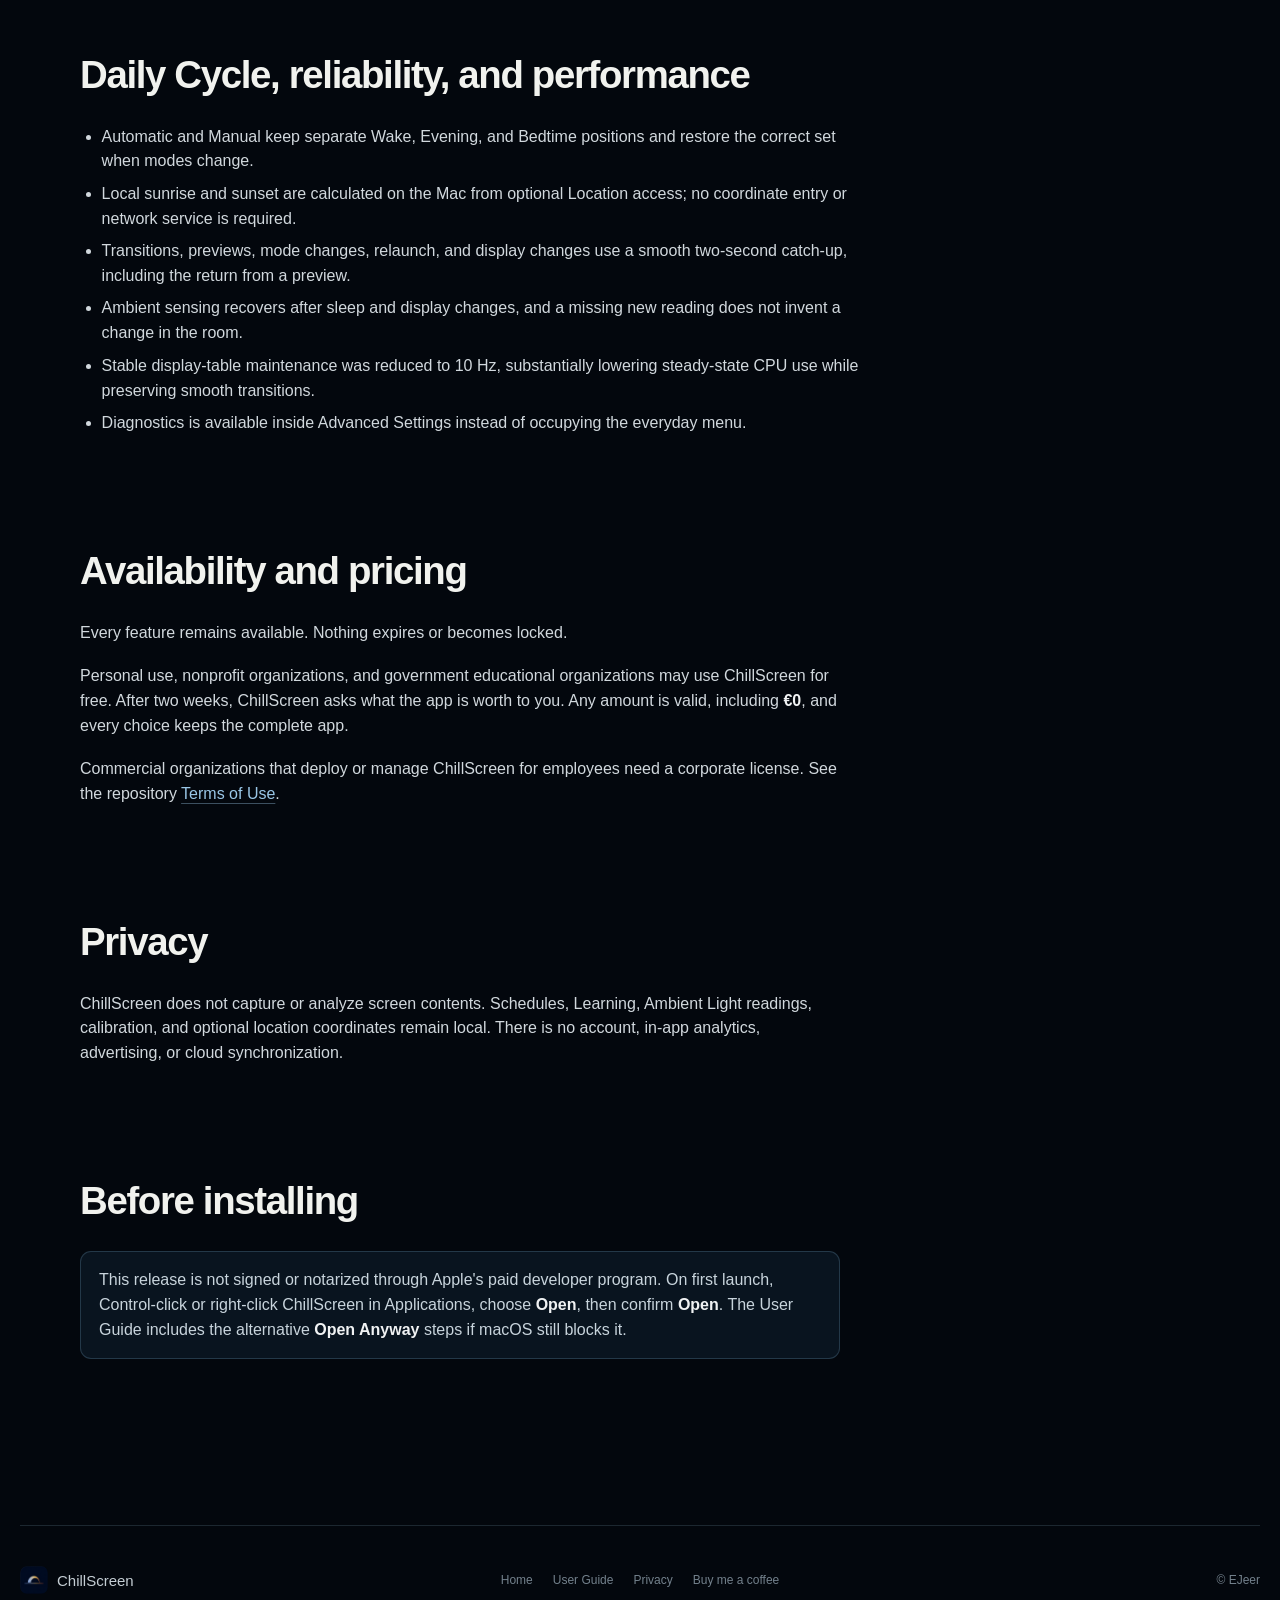
<file: releases/1.1.0/index.html>
<!doctype html>
<html lang="en">
<head>
  <meta charset="utf-8"><meta name="viewport" content="width=device-width, initial-scale=1"><meta name="theme-color" content="#03070d">
  <meta name="description" content="ChillScreen 1.1.0 release notes: ambient-light adaptation, local learning, deeper effect calibration, and reliability and performance improvements.">
  <meta name="robots" content="index, follow, max-image-preview:large, max-snippet:-1">
  <meta property="og:type" content="article"><meta property="og:site_name" content="ChillScreen"><meta property="og:title" content="ChillScreen 1.1.0 Release Notes"><meta property="og:description" content="Ambient-light adaptation, local Learning, deeper effect calibration, and reliability improvements."><meta property="og:image" content="https://ejeer.github.io/ChillScreen/assets/chillscreen-header.png"><meta property="og:image:type" content="image/png"><meta property="og:image:width" content="1600"><meta property="og:image:height" content="470"><meta property="og:image:alt" content="ChillScreen daily-cycle interface for macOS"><meta property="og:url" content="https://ejeer.github.io/ChillScreen/releases/1.1.0/">
  <meta name="twitter:card" content="summary_large_image"><meta name="twitter:title" content="ChillScreen 1.1.0 Release Notes"><meta name="twitter:description" content="Ambient-light adaptation, local Learning, deeper effect calibration, and reliability improvements."><meta name="twitter:image" content="https://ejeer.github.io/ChillScreen/assets/chillscreen-header.png"><meta name="twitter:image:alt" content="ChillScreen daily-cycle interface for macOS">
  <link rel="canonical" href="https://ejeer.github.io/ChillScreen/releases/1.1.0/"><link rel="describedby" href="https://ejeer.github.io/ChillScreen/llms.txt" type="text/plain"><link rel="alternate" type="text/markdown" href="https://raw.githubusercontent.com/EJeer/ChillScreen/main/docs/releases/1.1.0.md"><link rel="icon" href="../../assets/chillscreen-icon.png" type="image/png" sizes="512x512"><link rel="apple-touch-icon" href="../../assets/chillscreen-icon.png"><link rel="stylesheet" href="../../assets/site.css"><title>ChillScreen 1.1.0 Release Notes</title>
</head>
<body>
  <a class="skip-link" href="#main">Skip to content</a>
  <header class="site-header"><a class="brand" href="../../" aria-label="ChillScreen home"><img src="../../assets/chillscreen-icon.png" alt="" width="42" height="42"><span>ChillScreen</span></a><nav aria-label="Primary navigation"><a href="../../user-guide/">User Guide</a><a href="../../story/">Story</a><a href="../../privacy/">Privacy</a><a href="https://github.com/EJeer/ChillScreen">GitHub</a></nav><a class="header-download" href="https://github.com/EJeer/ChillScreen/releases/download/v1.1.0/ChillScreen-1.1.0.dmg">Download</a></header>
  <main class="doc-main" id="main"><a class="doc-back" href="../../">← Back to ChillScreen</a><header class="doc-hero"><p class="eyebrow">Current release</p><h1>ChillScreen 1.1.0</h1><p class="doc-lede">A more personal Automatic daily cycle, responsive room-light adaptation, and deeper control without giving up a direct Manual mode.</p><div class="doc-meta"><span>macOS 14 Sonoma or later</span><span>Released 31 August 2026</span></div><div class="doc-actions"><a class="button button-primary" href="https://github.com/EJeer/ChillScreen/releases/download/v1.1.0/ChillScreen-1.1.0.dmg">Download DMG</a><a class="button button-secondary" href="https://github.com/EJeer/ChillScreen/releases/download/v1.1.0/ChillScreen-1.1.0.dmg.sha256">SHA-256 checksum</a></div></header>
    <article class="prose release-list">
      <h2 id="ambient-light">Ambient Light adaptation</h2>
      <ul><li>Optional Ambient Light adaptation can add extra dimming and warmth when the room becomes darker.</li><li>ChillScreen lists the light sensors it can read, lets you exclude individual sensors, and uses the brightest enabled reading.</li><li>A dedicated calibration tool controls when adaptation begins, when it reaches full strength, and the maximum extra Dimming and Warmth.</li><li>Calibration includes a live maximum preview and conservative reset defaults.</li><li>Ambient-light readings and calibration stay on this Mac.</li></ul>
      <h2 id="learning">Learning that remains under your control</h2>
      <ul><li>Optional Learning personalizes future Automatic evenings from your adjustments.</li><li>Your choice stays exact for the current evening; Learning influences the next evening instead of fighting the control you are moving.</li><li>Learning History shows saved adjustments and recommendation logic, with Undo, adjustable model weights, and a history reset that does not erase your Manual schedule.</li><li>Learning data stays on this Mac and never requires an account.</li></ul>
      <h2 id="calibration">Deeper display calibration</h2>
      <ul><li>Advanced Settings lets you define what 100% Warmth and 100% Dimming mean on your displays.</li><li>Green and blue output can be tuned independently for a deeper red maximum.</li><li>Maximum-effect and Ambient Light calibration both provide live previews and safe reset defaults.</li></ul>
      <h2 id="reliability">Daily Cycle, reliability, and performance</h2>
      <ul><li>Automatic and Manual keep separate Wake, Evening, and Bedtime positions and restore the correct set when modes change.</li><li>Local sunrise and sunset are calculated on the Mac from optional Location access; no coordinate entry or network service is required.</li><li>Transitions, previews, mode changes, relaunch, and display changes use a smooth two-second catch-up, including the return from a preview.</li><li>Ambient sensing recovers after sleep and display changes, and a missing new reading does not invent a change in the room.</li><li>Stable display-table maintenance was reduced to 10 Hz, substantially lowering steady-state CPU use while preserving smooth transitions.</li><li>Diagnostics is available inside Advanced Settings instead of occupying the everyday menu.</li></ul>
      <h2 id="availability">Availability and pricing</h2>
      <p>Every feature remains available. Nothing expires or becomes locked.</p>
      <p>Personal use, nonprofit organizations, and government educational organizations may use ChillScreen for free. After two weeks, ChillScreen asks what the app is worth to you. Any amount is valid, including <strong>€0</strong>, and every choice keeps the complete app.</p>
      <p>Commercial organizations that deploy or manage ChillScreen for employees need a corporate license. See the repository <a href="https://github.com/EJeer/ChillScreen/blob/main/docs/terms-of-use.md">Terms of Use</a>.</p>
      <h2 id="privacy">Privacy</h2>
      <p>ChillScreen does not capture or analyze screen contents. Schedules, Learning, Ambient Light readings, calibration, and optional location coordinates remain local. There is no account, in-app analytics, advertising, or cloud synchronization.</p>
      <h2 id="install">Before installing</h2>
      <div class="doc-note">This release is not signed or notarized through Apple's paid developer program. On first launch, Control-click or right-click ChillScreen in Applications, choose <strong>Open</strong>, then confirm <strong>Open</strong>. The User Guide includes the alternative <strong>Open Anyway</strong> steps if macOS still blocks it.</div>
    </article>
  </main>
  <footer><div class="footer-brand"><img src="../../assets/chillscreen-icon.png" alt="" width="32" height="32"><span>ChillScreen</span></div><div class="footer-links"><a href="../../">Home</a><a href="../../user-guide/">User Guide</a><a href="../../privacy/">Privacy</a><a href="https://buymeacoffee.com/chillscreen">Buy me a coffee</a></div><p>© EJeer</p></footer>
  <!-- Cloudflare Web Analytics -->
  <script type="module" src="https://static.cloudflareinsights.com/beacon.min.js" data-cf-beacon='{"token":"cf438964404c45ee8c5d911d619afd15"}'></script>
  <!-- End Cloudflare Web Analytics -->
</body>
</html>
</file>
<file: assets/site.css>
:root {
  color-scheme: dark;
  --page: #03070d;
  --page-raised: #07111b;
  --panel: #091522;
  --panel-soft: #0d1b28;
  --line: rgba(129, 165, 191, .2);
  --line-strong: rgba(145, 184, 213, .34);
  --text: #f4f3ee;
  --muted: #a6b2bc;
  --quiet: #73818c;
  --blue: #66a9f5;
  --green: #8ece78;
  --purple: #a779f3;
  --orange: #ef805c;
  --gold: #e8ca72;
  --max: 1240px;
  font-family: -apple-system, BlinkMacSystemFont, "SF Pro Text", "Helvetica Neue", sans-serif;
}

* { box-sizing: border-box; }
html { scroll-behavior: smooth; }
body {
  margin: 0;
  overflow-x: hidden;
  background:
    radial-gradient(ellipse 70% 36% at 72% -5%, rgba(66, 96, 124, .14), transparent 70%),
    var(--page);
  color: var(--text);
  font-size: 17px;
  line-height: 1.55;
  text-rendering: optimizeLegibility;
  -webkit-font-smoothing: antialiased;
}

img { display: block; max-width: 100%; }
a { color: inherit; }
.skip-link { position: fixed; z-index: 100; top: 10px; left: 10px; padding: 9px 13px; border-radius: 8px; background: white; color: black; transform: translateY(-160%); }
.skip-link:focus { transform: translateY(0); }

.site-header {
  position: relative;
  z-index: 20;
  width: min(calc(100% - 40px), var(--max));
  min-height: 78px;
  margin: 0 auto;
  display: grid;
  grid-template-columns: 1fr auto 1fr;
  align-items: center;
  gap: 30px;
  border-bottom: 1px solid var(--line);
}
.brand { display: inline-flex; align-items: center; gap: 11px; width: max-content; text-decoration: none; font-family: "Avenir Next", "SF Pro Display", sans-serif; font-size: 20px; font-weight: 600; letter-spacing: -.025em; }
.brand img { width: 38px; height: 38px; border-radius: 9px; }
.site-header nav { display: flex; align-items: center; gap: 26px; color: var(--muted); font-size: 14px; }
.site-header nav a, .footer-links a { text-decoration: none; transition: color .16s ease; }
.site-header nav a:hover, .site-header nav a:focus-visible, .footer-links a:hover, .footer-links a:focus-visible { color: white; }
.header-download { justify-self: end; padding: 8px 15px; border: 1px solid var(--line-strong); border-radius: 999px; color: #d9e9f6; text-decoration: none; font-size: 14px; font-weight: 650; background: rgba(17, 39, 56, .55); }
.header-download:hover, .header-download:focus-visible { background: rgba(35, 64, 85, .72); border-color: rgba(164, 204, 233, .52); }

main { overflow: clip; }
.hero {
  width: min(calc(100% - 40px), var(--max));
  margin: 0 auto;
  padding: clamp(42px, 4vw, 60px) 0 clamp(34px, 4vw, 52px);
  display: grid;
  grid-template-columns: minmax(0, .92fr) minmax(420px, 1.08fr);
  align-items: center;
  column-gap: clamp(30px, 4vw, 62px);
  row-gap: clamp(62px, 7vw, 96px);
}
.hero-copy { position: relative; z-index: 2; max-width: 610px; }
.eyebrow { margin: 0 0 17px; color: #8ebee1; font-size: 12px; font-weight: 750; letter-spacing: .16em; text-transform: uppercase; }
h1, h2, blockquote { font-family: "Avenir Next", "SF Pro Display", sans-serif; text-wrap: balance; }
h1 { max-width: 620px; margin: 0; font-size: clamp(48px, 5.5vw, 78px); line-height: .99; font-weight: 530; letter-spacing: -.052em; }
.hero-lede { max-width: 600px; margin: 27px 0 0; color: #b9c4cc; font-size: clamp(18px, 1.65vw, 21px); line-height: 1.55; }
.hero-flexibility { max-width: 740px; margin: 24px 0 0; color: #d7dde1; font-size: 16px; line-height: 1.65; }
.hero-free { max-width: 740px; margin: 12px 0 0; color: #8fa3b2; font-size: 14px; line-height: 1.55; }
.hero-actions { display: flex; flex-wrap: wrap; gap: 12px; margin-top: 34px; }
.button { min-height: 48px; display: inline-flex; align-items: center; justify-content: center; gap: 10px; padding: 0 20px; border: 1px solid transparent; border-radius: 11px; text-decoration: none; font-size: 15px; font-weight: 700; transition: transform .16s ease, border-color .16s ease, background .16s ease, box-shadow .16s ease; }
.button:hover { transform: translateY(-1px); }
.button:focus-visible, .header-download:focus-visible, .text-link:focus-visible { outline: 2px solid #91c8ef; outline-offset: 3px; }
.button svg { width: 19px; fill: none; stroke: currentColor; stroke-width: 1.8; stroke-linecap: round; stroke-linejoin: round; }
.button-primary { color: #f8fbfd; background: linear-gradient(180deg, #416d8f, #294a65); border-color: rgba(164, 205, 234, .3); box-shadow: 0 9px 28px rgba(18, 48, 70, .33), inset 0 1px rgba(255,255,255,.14); }
.button-primary:hover { background: linear-gradient(180deg, #4c7b9e, #30546f); box-shadow: 0 12px 34px rgba(18, 48, 70, .44), inset 0 1px rgba(255,255,255,.16); }
.button-secondary { color: #c7d1d8; border-color: var(--line); background: rgba(9, 20, 30, .5); }
.button-secondary:hover { border-color: var(--line-strong); background: rgba(15, 31, 45, .72); }
.hero-note { margin: 16px 0 0; color: var(--quiet); font-size: 12px; }

.hero-atmosphere {
  position: relative;
  width: min(820px, 62vw);
  margin: -22px -8vw -18px -22%;
  justify-self: end;
  isolation: isolate;
  pointer-events: none;
}
.hero-atmosphere::before {
  content: "";
  position: absolute;
  z-index: 1;
  inset: 9% 8% 4% 24%;
  border-radius: 50%;
  background: radial-gradient(ellipse at 63% 58%, rgba(214, 132, 76, .12), transparent 62%);
  filter: blur(28px);
}
.hero-atmosphere::after {
  content: "";
  position: absolute;
  z-index: 2;
  inset: -1px;
  background:
    linear-gradient(90deg, var(--page) 0%, rgba(3,7,13,.94) 7%, rgba(3,7,13,.48) 18%, transparent 34%, transparent 88%, rgba(3,7,13,.44) 96%, var(--page) 100%),
    linear-gradient(180deg, var(--page) 0%, rgba(3,7,13,.42) 10%, transparent 25%, transparent 72%, rgba(3,7,13,.48) 88%, var(--page) 100%);
}
.hero-atmosphere img {
  width: 100%;
  height: auto;
  aspect-ratio: 3 / 2;
  object-fit: cover;
  object-position: 52% center;
  opacity: .94;
  -webkit-mask-image: radial-gradient(ellipse 86% 78% at 56% 50%, #000 50%, rgba(0,0,0,.86) 70%, transparent 100%);
  mask-image: radial-gradient(ellipse 86% 78% at 56% 50%, #000 50%, rgba(0,0,0,.86) 70%, transparent 100%);
  filter: saturate(.9) contrast(1.02);
}

.interactive-preview { grid-column: 1 / -1; min-width: 0; }
.interactive-preview-heading { display: grid; grid-template-columns: 1fr minmax(320px, .75fr); gap: 60px; align-items: end; margin-bottom: 24px; }
.interactive-preview-heading .eyebrow { margin-bottom: 8px; }
.interactive-preview-heading h2 { margin: 0; font-size: clamp(30px, 3vw, 44px); line-height: 1.05; font-weight: 540; letter-spacing: -.035em; }
.interactive-preview-heading > p { max-width: 520px; margin: 0; color: var(--muted); font-size: 15px; }
.interactive-preview-frame { position: relative; overflow: hidden; aspect-ratio: 2.08; border: 1px solid rgba(118,158,190,.36); border-radius: 20px; background: #01060c; box-shadow: 0 34px 90px rgba(0,0,0,.55), 0 0 0 1px rgba(255,255,255,.025) inset; }
.interactive-preview-frame::after { content: ""; position: absolute; inset: 0; border-radius: inherit; box-shadow: inset 0 1px rgba(255,255,255,.05); pointer-events: none; }
.interactive-preview-frame iframe { display: block; width: 100%; height: 100%; border: 0; background: #01060c; }
.interactive-preview-note { margin: 12px 2px 0; color: var(--quiet); font-size: 12px; text-align: right; }

.cycle-window {
  display: none;
  position: relative;
  width: 112%;
  margin: 0 -6% 0 0;
  overflow: hidden;
  border: 1px solid rgba(118, 158, 190, .32);
  border-radius: 20px;
  background: #040a12;
  box-shadow: 0 38px 100px rgba(0, 0, 0, .62), 0 0 0 1px rgba(255,255,255,.025) inset;
  transform: perspective(1500px) rotateY(-2.5deg) rotateX(1.1deg);
  transform-origin: center left;
}
.cycle-window::before { content: ""; position: absolute; z-index: 4; inset: 54px 0 0; pointer-events: none; background: linear-gradient(180deg, rgba(3,8,14,.2), transparent 22%, transparent 73%, rgba(1,6,12,.72)); }
.cycle-topbar { position: relative; z-index: 6; height: 54px; display: grid; grid-template-columns: 1fr auto 1fr; align-items: center; padding: 0 18px; background: rgba(2,8,14,.95); border-bottom: 1px solid rgba(137,173,199,.14); color: #cdd7df; font-size: 11px; }
.traffic { display: flex; gap: 7px; }
.traffic i { width: 10px; height: 10px; border-radius: 50%; }
.traffic i:nth-child(1) { background: #ef6657; }.traffic i:nth-child(2) { background: #eeba54; }.traffic i:nth-child(3) { background: #6db56b; }
.mini-brand { display: inline-flex; align-items: center; gap: 7px; font-weight: 650; }
.mini-arc { position: relative; width: 25px; height: 13px; border: 2px solid #dce7ef; border-bottom: 0; border-radius: 30px 30px 0 0; opacity: .86; }
.mini-arc::after { content: ""; position: absolute; left: -4px; right: -4px; bottom: -3px; height: 1px; background: linear-gradient(90deg, #7eb5ea, #efc574, #ef7650); }
.privacy-pill { justify-self: end; padding: 5px 9px; border: 1px solid rgba(137,173,199,.2); border-radius: 999px; color: #9eaeb9; }
.cycle-scene { display: block; width: 100%; height: auto; }
.cycle-scene .celestial text { fill: rgba(231,236,239,.64); font: 12px -apple-system, BlinkMacSystemFont, sans-serif; text-anchor: middle; }
.cycle-scene .curves .glow { stroke-width: 16; opacity: .28; filter: url(#lineGlow); }
.cycle-scene .curves .core { stroke-width: 3.6; opacity: .96; }
.cycle-scene .curves .cortisol { stroke: var(--green); }.cycle-scene .curves .melatonin { stroke: var(--purple); }.cycle-scene .curves .warmth { stroke: var(--orange); }.cycle-scene .curves .dimming { stroke: var(--blue); }
.cycle-scene .timeline path { fill: none; stroke: rgba(210,222,230,.44); stroke-width: 1.5; }
.cycle-scene .timeline circle { r: 3; fill: #84939e; }
.cycle-scene .timeline text { fill: #9eabb5; font: 15px -apple-system, BlinkMacSystemFont, sans-serif; text-anchor: middle; }
.cycle-window figcaption { position: absolute; z-index: 8; left: 0; right: 0; bottom: 12px; display: flex; justify-content: center; gap: 19px; color: #aeb9c1; font-size: 11px; }
.cycle-window figcaption span { display: inline-flex; align-items: center; gap: 6px; }
.dot { display: inline-block; width: 8px; height: 8px; border-radius: 50%; box-shadow: 0 0 9px currentColor; background: currentColor; }
.dot.cortisol { color: var(--green); }.dot.melatonin { color: var(--purple); }.dot.warmth { color: var(--orange); }.dot.dimming { color: var(--blue); }

.feature-rail { width: 100%; margin: 0; display: grid; grid-template-columns: repeat(2, 1fr); overflow: hidden; border: 1px solid var(--line); border-radius: 16px; }
.feature-rail article { min-height: 128px; padding: 20px 22px; }
.feature-rail article + article { border-left: 1px solid var(--line); }
.feature-rail article:nth-child(3) { border-left: 0; }
.feature-rail article:nth-child(n + 3) { border-top: 1px solid var(--line); }
.feature-rail span { color: #65829a; font: 11px ui-monospace, SFMono-Regular, Menlo, monospace; letter-spacing: .08em; }
.feature-rail h2 { margin: 11px 0 6px; font-size: 19px; line-height: 1.2; font-weight: 620; letter-spacing: -.02em; }
.feature-rail p { margin: 0; color: var(--muted); font-size: 14px; line-height: 1.55; }

.product-view, .detail-grid, .download-section { width: min(calc(100% - 40px), var(--max)); margin: 0 auto; padding: clamp(96px, 12vw, 164px) 0 0; }
.section-heading { max-width: 720px; }
.section-heading h2, .detail-copy h2, .download-section h2 { margin: 0; font-size: clamp(38px, 4.7vw, 62px); line-height: 1.06; font-weight: 520; letter-spacing: -.045em; }
.section-heading > p:last-child, .detail-copy > p, .download-section > div:first-child > p:last-child { margin: 23px 0 0; color: var(--muted); font-size: 18px; }
.real-app-frame { margin: 54px 0 0; padding: 9px; border: 1px solid var(--line-strong); border-radius: 22px; background: #070d14; box-shadow: 0 36px 90px rgba(0,0,0,.46); }
.real-app-frame img { width: 100%; border-radius: 14px; }

.detail-grid { display: grid; grid-template-columns: .85fr 1.4fr; gap: clamp(60px, 9vw, 130px); align-items: center; padding-top: clamp(42px, 4.5vw, 58px); }
.detail-visuals { display: grid; gap: 18px; min-width: 0; }
.detail-copy ul { margin: 28px 0 30px; padding: 0; list-style: none; color: #c2ccd3; }
.detail-copy li { position: relative; margin: 11px 0; padding-left: 23px; }
.detail-copy li::before { content: ""; position: absolute; left: 0; top: .68em; width: 7px; height: 7px; border-radius: 50%; background: #77a9cf; box-shadow: 0 0 10px rgba(101,168,218,.5); }
.text-link { color: #99c7e8; font-weight: 650; text-underline-offset: 5px; text-decoration-color: rgba(153,199,232,.35); }
.detail-images { display: grid; grid-template-columns: 1fr 1fr; gap: 16px; align-items: start; }
.detail-images figure { min-width: 0; margin: 0; padding: 7px; border: 1px solid var(--line); border-radius: 16px; background: #09111a; box-shadow: 0 28px 65px rgba(0,0,0,.52); }
.detail-images img { width: 100%; height: auto; aspect-ratio: auto; object-fit: contain; border-radius: 10px; }
.detail-images figcaption { padding: 9px 7px 4px; color: #95a4ae; font-size: 12px; }

.story-strip { width: min(calc(100% - 40px), var(--max)); margin: clamp(106px, 13vw, 180px) auto 0; padding: clamp(58px, 7vw, 88px) 0; display: grid; grid-template-columns: 1.7fr .6fr; gap: 50px; align-items: end; border-top: 1px solid var(--line); border-bottom: 1px solid var(--line); }
.story-strip blockquote { margin: 0; max-width: 850px; font-size: clamp(28px, 3vw, 42px); line-height: 1.22; font-weight: 430; letter-spacing: -.035em; color: #dbe1e4; }
.story-strip a { justify-self: end; color: #9cc7e6; text-underline-offset: 5px; }

.download-section { padding-bottom: clamp(100px, 12vw, 160px); display: grid; grid-template-columns: 1fr .85fr; gap: clamp(55px, 8vw, 120px); align-items: center; }
.download-card { display: grid; grid-template-columns: auto 1fr; gap: 20px; align-items: center; padding: 28px; border: 1px solid var(--line-strong); border-radius: 20px; background: linear-gradient(145deg, rgba(14,31,45,.92), rgba(5,13,22,.95)); box-shadow: 0 28px 70px rgba(0,0,0,.35); }
.download-card > img { width: 70px; height: 70px; border-radius: 17px; }
.download-card strong, .download-card span { display: block; }
.download-card strong { font-family: "Avenir Next", sans-serif; font-size: 20px; }
.download-card span { margin-top: 4px; color: var(--muted); font-size: 13px; }
.download-card .button { grid-column: 1 / -1; }
.checksum { grid-column: 1 / -1; justify-self: center; color: var(--quiet); font-size: 12px; text-underline-offset: 4px; }

footer { width: min(calc(100% - 40px), var(--max)); min-height: 110px; margin: 0 auto; display: grid; grid-template-columns: 1fr auto 1fr; align-items: center; gap: 30px; border-top: 1px solid var(--line); color: var(--quiet); font-size: 12px; }
.footer-brand { display: flex; align-items: center; gap: 9px; color: #c4cdd3; font-family: "Avenir Next", sans-serif; font-size: 15px; }
.footer-brand img { width: 28px; height: 28px; border-radius: 7px; }
.footer-links { display: flex; gap: 20px; }
footer > p { justify-self: end; }

/* Documentation pages reuse the approved site language without changing the home page. */
.doc-main { width: min(calc(100% - 40px), 1120px); margin: 0 auto; padding: clamp(54px, 7vw, 92px) 0 clamp(90px, 11vw, 140px); overflow: visible; }
.doc-hero { max-width: 820px; margin-bottom: clamp(48px, 7vw, 78px); }
.doc-hero h1 { max-width: 820px; font-size: clamp(44px, 6vw, 72px); }
.doc-hero .doc-lede { max-width: 760px; margin: 25px 0 0; color: #bac5cd; font-size: clamp(18px, 2vw, 22px); line-height: 1.55; }
.doc-meta { display: flex; flex-wrap: wrap; gap: 10px 16px; margin: 22px 0 0; color: var(--quiet); font-size: 13px; }
.doc-meta span + span::before { content: "·"; margin-right: 16px; color: #53636f; }
.doc-layout { display: grid; grid-template-columns: minmax(190px, 240px) minmax(0, 1fr); gap: clamp(46px, 7vw, 88px); align-items: start; }
.doc-toc { position: sticky; top: 24px; padding: 18px; border: 1px solid var(--line); border-radius: 14px; background: rgba(7, 17, 27, .72); }
.doc-toc strong { display: block; margin-bottom: 10px; color: #dce4e9; font-size: 13px; }
.doc-toc a { display: block; padding: 5px 0; color: #91a4b2; text-decoration: none; font-size: 13px; line-height: 1.35; }
.doc-toc a:hover, .doc-toc a:focus-visible { color: white; }
.prose { min-width: 0; color: #d1d8dd; font-size: 16px; }
.prose > :first-child { margin-top: 0; }
.prose h2 { margin: 2.6em 0 .75em; padding-top: .35em; color: #f1f2ee; font-size: clamp(28px, 3vw, 39px); line-height: 1.12; font-weight: 560; letter-spacing: -.035em; scroll-margin-top: 24px; }
.prose h3 { margin: 2em 0 .65em; color: #e5e9eb; font-size: 20px; line-height: 1.3; scroll-margin-top: 24px; }
.prose p, .prose li { max-width: 760px; }
.prose p { margin: 0 0 1.15em; }
.prose ul, .prose ol { margin: 0 0 1.5em; padding-left: 1.35em; }
.prose li { margin: .48em 0; }
.prose a { color: #9ac7e7; text-underline-offset: 4px; text-decoration-color: rgba(154,199,231,.38); }
.prose strong { color: #f0f2f3; }
.prose blockquote { max-width: 780px; margin: 2em 0; padding: 0 0 0 22px; border-left: 2px solid #6ca7d1; color: #c9d4dc; font-size: 20px; line-height: 1.5; }
.prose hr { height: 1px; margin: 3em 0; border: 0; background: var(--line); }
.prose code { padding: .12em .38em; border: 1px solid var(--line); border-radius: 5px; background: #09131d; color: #e4ebef; font: .9em ui-monospace, SFMono-Regular, Menlo, monospace; }
.doc-shot { margin: 28px 0 38px; padding: 7px; border: 1px solid var(--line); border-radius: 17px; background: #071019; box-shadow: 0 24px 65px rgba(0,0,0,.34); }
.doc-shot img { width: 100%; height: auto; border-radius: 11px; }
.doc-shot--compact { width: min(100%, 496px); }
.doc-shot--menu { width: min(100%, 320px); margin-left: auto; margin-right: auto; }
.doc-shot-pair { display: grid; grid-template-columns: repeat(2, minmax(0, 260px)); justify-content: center; gap: 20px; align-items: start; }
.doc-shot-pair .doc-shot { width: 100%; margin-top: 10px; }
.doc-note { max-width: 760px; margin: 1.6em 0; padding: 16px 18px; border: 1px solid rgba(118,158,190,.25); border-radius: 11px; background: rgba(14,31,45,.58); color: #c8d4dc; }
.doc-actions { display: flex; flex-wrap: wrap; gap: 12px; margin-top: 30px; }
.doc-back { display: inline-flex; margin-bottom: 28px; color: #92bddd; text-decoration: none; font-size: 14px; }
.doc-back:hover, .doc-back:focus-visible { color: white; }
.release-list h3 { margin-bottom: .45em; color: #f0f2f3; }

@media (prefers-reduced-motion: no-preference) {
  .cycle-scene .celestial-glow { animation: breathe 6s ease-in-out infinite alternate; }
  .cycle-scene .curves .glow { animation: line-breathe 7s ease-in-out infinite alternate; }
  .cycle-scene .stars { animation: stars 8s ease-in-out infinite alternate; }
  @keyframes breathe { to { opacity: .58; transform: scale(1.08); transform-origin: center; } }
  @keyframes line-breathe { to { opacity: .4; } }
  @keyframes stars { to { opacity: .7; } }
}

@media (max-width: 1040px) {
  .hero { grid-template-columns: 1fr; }
  .hero-copy { max-width: 780px; }
  .hero-atmosphere { width: min(820px, 100%); margin: -18px auto -6px; justify-self: center; }
  .cycle-window { width: 100%; margin: 0; transform: none; }
  .detail-grid { grid-template-columns: 1fr; }
  .detail-copy { max-width: 720px; }
  .detail-images { max-width: 900px; }
}

@media (max-width: 760px) {
  body { font-size: 16px; }
  .site-header { grid-template-columns: 1fr auto; min-height: 68px; }
  .site-header nav { display: none; }
  .brand { font-size: 18px; }
  .brand img { width: 34px; height: 34px; }
  .hero { padding-top: 62px; }
  .hero-atmosphere { width: calc(100% + 18px); margin-left: -9px; margin-right: -9px; }
  h1 { font-size: clamp(45px, 14vw, 66px); }
  .interactive-preview-heading { grid-template-columns: 1fr; gap: 12px; }
  .interactive-preview-frame { overflow-x: auto; aspect-ratio: auto; }
  .interactive-preview-frame iframe { width: 900px; height: 433px; }
  .interactive-preview-note { text-align: left; }
  .cycle-window { overflow: visible; border-radius: 14px; }
  .cycle-window::before { top: 44px; }
  .cycle-topbar { height: 44px; padding: 0 11px; }
  .privacy-pill { display: none; }
  .cycle-topbar { grid-template-columns: 1fr auto 1fr; }
  .cycle-scene { min-height: 340px; object-fit: cover; }
  .cycle-window figcaption { bottom: 8px; gap: 10px; font-size: 9px; }
  .feature-rail { grid-template-columns: 1fr; }
  .feature-rail article { min-height: 0; padding: 20px 22px; }
  .feature-rail article + article { border-left: 0; border-top: 1px solid var(--line); }
  .feature-rail article:first-child { border-top: 0; }
  .feature-rail h2 { margin-top: 12px; }
  .detail-images { grid-template-columns: 1fr; max-width: 680px; }
  .story-strip { grid-template-columns: 1fr; }
  .story-strip a { justify-self: start; }
  .download-section { grid-template-columns: 1fr; }
  footer { grid-template-columns: 1fr; padding: 35px 0; gap: 18px; }
  .footer-links { flex-wrap: wrap; gap: 12px 18px; }
  footer > p { justify-self: start; margin: 0; }
  .doc-layout { grid-template-columns: 1fr; gap: 34px; }
  .doc-shot-pair { grid-template-columns: 1fr; }
  .doc-toc { position: static; columns: 2; }
  .doc-toc strong { column-span: all; }
}

@media (max-width: 480px) {
  .site-header, .hero, .product-view, .detail-grid, .story-strip, .download-section, footer { width: min(calc(100% - 28px), var(--max)); }
  .doc-main { width: min(calc(100% - 28px), 1120px); }
  .doc-toc { columns: 1; }
  .header-download { padding: 7px 11px; }
  .hero-actions .button { width: 100%; }
  .cycle-window figcaption span:nth-child(-n+2) { display: none; }
  .download-card { padding: 20px; }
}
</file>
<file: docs/assets/site.css>
:root {
  color-scheme: dark;
  --page: #03070d;
  --page-raised: #07111b;
  --panel: #091522;
  --panel-soft: #0d1b28;
  --line: rgba(129, 165, 191, .2);
  --line-strong: rgba(145, 184, 213, .34);
  --text: #f4f3ee;
  --muted: #a6b2bc;
  --quiet: #73818c;
  --blue: #66a9f5;
  --green: #8ece78;
  --purple: #a779f3;
  --orange: #ef805c;
  --gold: #e8ca72;
  --max: 1240px;
  font-family: -apple-system, BlinkMacSystemFont, "SF Pro Text", "Helvetica Neue", sans-serif;
}

* { box-sizing: border-box; }
html { scroll-behavior: smooth; }
body {
  margin: 0;
  overflow-x: hidden;
  background:
    radial-gradient(ellipse 70% 36% at 72% -5%, rgba(66, 96, 124, .14), transparent 70%),
    var(--page);
  color: var(--text);
  font-size: 17px;
  line-height: 1.55;
  text-rendering: optimizeLegibility;
  -webkit-font-smoothing: antialiased;
}

img { display: block; max-width: 100%; }
a { color: inherit; }
.skip-link { position: fixed; z-index: 100; top: 10px; left: 10px; padding: 9px 13px; border-radius: 8px; background: white; color: black; transform: translateY(-160%); }
.skip-link:focus { transform: translateY(0); }

.site-header {
  position: relative;
  z-index: 20;
  width: min(calc(100% - 40px), var(--max));
  min-height: 78px;
  margin: 0 auto;
  display: grid;
  grid-template-columns: 1fr auto 1fr;
  align-items: center;
  gap: 30px;
  border-bottom: 1px solid var(--line);
}
.brand { display: inline-flex; align-items: center; gap: 11px; width: max-content; text-decoration: none; font-family: "Avenir Next", "SF Pro Display", sans-serif; font-size: 20px; font-weight: 600; letter-spacing: -.025em; }
.brand img { width: 38px; height: 38px; border-radius: 9px; }
.site-header nav { display: flex; align-items: center; gap: 26px; color: var(--muted); font-size: 14px; }
.site-header nav a, .footer-links a { text-decoration: none; transition: color .16s ease; }
.site-header nav a:hover, .site-header nav a:focus-visible, .footer-links a:hover, .footer-links a:focus-visible { color: white; }
.header-download { justify-self: end; padding: 8px 15px; border: 1px solid var(--line-strong); border-radius: 999px; color: #d9e9f6; text-decoration: none; font-size: 14px; font-weight: 650; background: rgba(17, 39, 56, .55); }
.header-download:hover, .header-download:focus-visible { background: rgba(35, 64, 85, .72); border-color: rgba(164, 204, 233, .52); }

main { overflow: clip; }
.hero {
  width: min(calc(100% - 40px), var(--max));
  margin: 0 auto;
  padding: clamp(42px, 4vw, 60px) 0 clamp(34px, 4vw, 52px);
  display: grid;
  grid-template-columns: minmax(0, .92fr) minmax(420px, 1.08fr);
  align-items: center;
  column-gap: clamp(30px, 4vw, 62px);
  row-gap: clamp(62px, 7vw, 96px);
}
.hero-copy { position: relative; z-index: 2; max-width: 610px; }
.eyebrow { margin: 0 0 17px; color: #8ebee1; font-size: 12px; font-weight: 750; letter-spacing: .16em; text-transform: uppercase; }
h1, h2, blockquote { font-family: "Avenir Next", "SF Pro Display", sans-serif; text-wrap: balance; }
h1 { max-width: 620px; margin: 0; font-size: clamp(48px, 5.5vw, 78px); line-height: .99; font-weight: 530; letter-spacing: -.052em; }
.hero-lede { max-width: 600px; margin: 27px 0 0; color: #b9c4cc; font-size: clamp(18px, 1.65vw, 21px); line-height: 1.55; }
.hero-flexibility { max-width: 740px; margin: 24px 0 0; color: #d7dde1; font-size: 16px; line-height: 1.65; }
.hero-free { max-width: 740px; margin: 12px 0 0; color: #8fa3b2; font-size: 14px; line-height: 1.55; }
.hero-actions { display: flex; flex-wrap: wrap; gap: 12px; margin-top: 34px; }
.button { min-height: 48px; display: inline-flex; align-items: center; justify-content: center; gap: 10px; padding: 0 20px; border: 1px solid transparent; border-radius: 11px; text-decoration: none; font-size: 15px; font-weight: 700; transition: transform .16s ease, border-color .16s ease, background .16s ease, box-shadow .16s ease; }
.button:hover { transform: translateY(-1px); }
.button:focus-visible, .header-download:focus-visible, .text-link:focus-visible { outline: 2px solid #91c8ef; outline-offset: 3px; }
.button svg { width: 19px; fill: none; stroke: currentColor; stroke-width: 1.8; stroke-linecap: round; stroke-linejoin: round; }
.button-primary { color: #f8fbfd; background: linear-gradient(180deg, #416d8f, #294a65); border-color: rgba(164, 205, 234, .3); box-shadow: 0 9px 28px rgba(18, 48, 70, .33), inset 0 1px rgba(255,255,255,.14); }
.button-primary:hover { background: linear-gradient(180deg, #4c7b9e, #30546f); box-shadow: 0 12px 34px rgba(18, 48, 70, .44), inset 0 1px rgba(255,255,255,.16); }
.button-secondary { color: #c7d1d8; border-color: var(--line); background: rgba(9, 20, 30, .5); }
.button-secondary:hover { border-color: var(--line-strong); background: rgba(15, 31, 45, .72); }
.hero-note { margin: 16px 0 0; color: var(--quiet); font-size: 12px; }

.hero-atmosphere {
  position: relative;
  width: min(820px, 62vw);
  margin: -22px -8vw -18px -22%;
  justify-self: end;
  isolation: isolate;
  pointer-events: none;
}
.hero-atmosphere::before {
  content: "";
  position: absolute;
  z-index: 1;
  inset: 9% 8% 4% 24%;
  border-radius: 50%;
  background: radial-gradient(ellipse at 63% 58%, rgba(214, 132, 76, .12), transparent 62%);
  filter: blur(28px);
}
.hero-atmosphere::after {
  content: "";
  position: absolute;
  z-index: 2;
  inset: -1px;
  background:
    linear-gradient(90deg, var(--page) 0%, rgba(3,7,13,.94) 7%, rgba(3,7,13,.48) 18%, transparent 34%, transparent 88%, rgba(3,7,13,.44) 96%, var(--page) 100%),
    linear-gradient(180deg, var(--page) 0%, rgba(3,7,13,.42) 10%, transparent 25%, transparent 72%, rgba(3,7,13,.48) 88%, var(--page) 100%);
}
.hero-atmosphere img {
  width: 100%;
  height: auto;
  aspect-ratio: 3 / 2;
  object-fit: cover;
  object-position: 52% center;
  opacity: .94;
  -webkit-mask-image: radial-gradient(ellipse 86% 78% at 56% 50%, #000 50%, rgba(0,0,0,.86) 70%, transparent 100%);
  mask-image: radial-gradient(ellipse 86% 78% at 56% 50%, #000 50%, rgba(0,0,0,.86) 70%, transparent 100%);
  filter: saturate(.9) contrast(1.02);
}

.interactive-preview { grid-column: 1 / -1; min-width: 0; }
.interactive-preview-heading { display: grid; grid-template-columns: 1fr minmax(320px, .75fr); gap: 60px; align-items: end; margin-bottom: 24px; }
.interactive-preview-heading .eyebrow { margin-bottom: 8px; }
.interactive-preview-heading h2 { margin: 0; font-size: clamp(30px, 3vw, 44px); line-height: 1.05; font-weight: 540; letter-spacing: -.035em; }
.interactive-preview-heading > p { max-width: 520px; margin: 0; color: var(--muted); font-size: 15px; }
.interactive-preview-frame { position: relative; overflow: hidden; aspect-ratio: 2.08; border: 1px solid rgba(118,158,190,.36); border-radius: 20px; background: #01060c; box-shadow: 0 34px 90px rgba(0,0,0,.55), 0 0 0 1px rgba(255,255,255,.025) inset; }
.interactive-preview-frame::after { content: ""; position: absolute; inset: 0; border-radius: inherit; box-shadow: inset 0 1px rgba(255,255,255,.05); pointer-events: none; }
.interactive-preview-frame iframe { display: block; width: 100%; height: 100%; border: 0; background: #01060c; }
.interactive-preview-note { margin: 12px 2px 0; color: var(--quiet); font-size: 12px; text-align: right; }

.cycle-window {
  display: none;
  position: relative;
  width: 112%;
  margin: 0 -6% 0 0;
  overflow: hidden;
  border: 1px solid rgba(118, 158, 190, .32);
  border-radius: 20px;
  background: #040a12;
  box-shadow: 0 38px 100px rgba(0, 0, 0, .62), 0 0 0 1px rgba(255,255,255,.025) inset;
  transform: perspective(1500px) rotateY(-2.5deg) rotateX(1.1deg);
  transform-origin: center left;
}
.cycle-window::before { content: ""; position: absolute; z-index: 4; inset: 54px 0 0; pointer-events: none; background: linear-gradient(180deg, rgba(3,8,14,.2), transparent 22%, transparent 73%, rgba(1,6,12,.72)); }
.cycle-topbar { position: relative; z-index: 6; height: 54px; display: grid; grid-template-columns: 1fr auto 1fr; align-items: center; padding: 0 18px; background: rgba(2,8,14,.95); border-bottom: 1px solid rgba(137,173,199,.14); color: #cdd7df; font-size: 11px; }
.traffic { display: flex; gap: 7px; }
.traffic i { width: 10px; height: 10px; border-radius: 50%; }
.traffic i:nth-child(1) { background: #ef6657; }.traffic i:nth-child(2) { background: #eeba54; }.traffic i:nth-child(3) { background: #6db56b; }
.mini-brand { display: inline-flex; align-items: center; gap: 7px; font-weight: 650; }
.mini-arc { position: relative; width: 25px; height: 13px; border: 2px solid #dce7ef; border-bottom: 0; border-radius: 30px 30px 0 0; opacity: .86; }
.mini-arc::after { content: ""; position: absolute; left: -4px; right: -4px; bottom: -3px; height: 1px; background: linear-gradient(90deg, #7eb5ea, #efc574, #ef7650); }
.privacy-pill { justify-self: end; padding: 5px 9px; border: 1px solid rgba(137,173,199,.2); border-radius: 999px; color: #9eaeb9; }
.cycle-scene { display: block; width: 100%; height: auto; }
.cycle-scene .celestial text { fill: rgba(231,236,239,.64); font: 12px -apple-system, BlinkMacSystemFont, sans-serif; text-anchor: middle; }
.cycle-scene .curves .glow { stroke-width: 16; opacity: .28; filter: url(#lineGlow); }
.cycle-scene .curves .core { stroke-width: 3.6; opacity: .96; }
.cycle-scene .curves .cortisol { stroke: var(--green); }.cycle-scene .curves .melatonin { stroke: var(--purple); }.cycle-scene .curves .warmth { stroke: var(--orange); }.cycle-scene .curves .dimming { stroke: var(--blue); }
.cycle-scene .timeline path { fill: none; stroke: rgba(210,222,230,.44); stroke-width: 1.5; }
.cycle-scene .timeline circle { r: 3; fill: #84939e; }
.cycle-scene .timeline text { fill: #9eabb5; font: 15px -apple-system, BlinkMacSystemFont, sans-serif; text-anchor: middle; }
.cycle-window figcaption { position: absolute; z-index: 8; left: 0; right: 0; bottom: 12px; display: flex; justify-content: center; gap: 19px; color: #aeb9c1; font-size: 11px; }
.cycle-window figcaption span { display: inline-flex; align-items: center; gap: 6px; }
.dot { display: inline-block; width: 8px; height: 8px; border-radius: 50%; box-shadow: 0 0 9px currentColor; background: currentColor; }
.dot.cortisol { color: var(--green); }.dot.melatonin { color: var(--purple); }.dot.warmth { color: var(--orange); }.dot.dimming { color: var(--blue); }

.feature-rail { width: 100%; margin: 0; display: grid; grid-template-columns: repeat(2, 1fr); overflow: hidden; border: 1px solid var(--line); border-radius: 16px; }
.feature-rail article { min-height: 128px; padding: 20px 22px; }
.feature-rail article + article { border-left: 1px solid var(--line); }
.feature-rail article:nth-child(3) { border-left: 0; }
.feature-rail article:nth-child(n + 3) { border-top: 1px solid var(--line); }
.feature-rail span { color: #65829a; font: 11px ui-monospace, SFMono-Regular, Menlo, monospace; letter-spacing: .08em; }
.feature-rail h2 { margin: 11px 0 6px; font-size: 19px; line-height: 1.2; font-weight: 620; letter-spacing: -.02em; }
.feature-rail p { margin: 0; color: var(--muted); font-size: 14px; line-height: 1.55; }

.product-view, .detail-grid, .download-section { width: min(calc(100% - 40px), var(--max)); margin: 0 auto; padding: clamp(96px, 12vw, 164px) 0 0; }
.section-heading { max-width: 720px; }
.section-heading h2, .detail-copy h2, .download-section h2 { margin: 0; font-size: clamp(38px, 4.7vw, 62px); line-height: 1.06; font-weight: 520; letter-spacing: -.045em; }
.section-heading > p:last-child, .detail-copy > p, .download-section > div:first-child > p:last-child { margin: 23px 0 0; color: var(--muted); font-size: 18px; }
.real-app-frame { margin: 54px 0 0; padding: 9px; border: 1px solid var(--line-strong); border-radius: 22px; background: #070d14; box-shadow: 0 36px 90px rgba(0,0,0,.46); }
.real-app-frame img { width: 100%; border-radius: 14px; }

.detail-grid { display: grid; grid-template-columns: .85fr 1.4fr; gap: clamp(60px, 9vw, 130px); align-items: center; padding-top: clamp(42px, 4.5vw, 58px); }
.detail-visuals { display: grid; gap: 18px; min-width: 0; }
.detail-copy ul { margin: 28px 0 30px; padding: 0; list-style: none; color: #c2ccd3; }
.detail-copy li { position: relative; margin: 11px 0; padding-left: 23px; }
.detail-copy li::before { content: ""; position: absolute; left: 0; top: .68em; width: 7px; height: 7px; border-radius: 50%; background: #77a9cf; box-shadow: 0 0 10px rgba(101,168,218,.5); }
.text-link { color: #99c7e8; font-weight: 650; text-underline-offset: 5px; text-decoration-color: rgba(153,199,232,.35); }
.detail-images { display: grid; grid-template-columns: 1fr 1fr; gap: 16px; align-items: start; }
.detail-images figure { min-width: 0; margin: 0; padding: 7px; border: 1px solid var(--line); border-radius: 16px; background: #09111a; box-shadow: 0 28px 65px rgba(0,0,0,.52); }
.detail-images img { width: 100%; height: auto; aspect-ratio: auto; object-fit: contain; border-radius: 10px; }
.detail-images figcaption { padding: 9px 7px 4px; color: #95a4ae; font-size: 12px; }

.story-strip { width: min(calc(100% - 40px), var(--max)); margin: clamp(106px, 13vw, 180px) auto 0; padding: clamp(58px, 7vw, 88px) 0; display: grid; grid-template-columns: 1.7fr .6fr; gap: 50px; align-items: end; border-top: 1px solid var(--line); border-bottom: 1px solid var(--line); }
.story-strip blockquote { margin: 0; max-width: 850px; font-size: clamp(28px, 3vw, 42px); line-height: 1.22; font-weight: 430; letter-spacing: -.035em; color: #dbe1e4; }
.story-strip a { justify-self: end; color: #9cc7e6; text-underline-offset: 5px; }

.download-section { padding-bottom: clamp(100px, 12vw, 160px); display: grid; grid-template-columns: 1fr .85fr; gap: clamp(55px, 8vw, 120px); align-items: center; }
.download-card { display: grid; grid-template-columns: auto 1fr; gap: 20px; align-items: center; padding: 28px; border: 1px solid var(--line-strong); border-radius: 20px; background: linear-gradient(145deg, rgba(14,31,45,.92), rgba(5,13,22,.95)); box-shadow: 0 28px 70px rgba(0,0,0,.35); }
.download-card > img { width: 70px; height: 70px; border-radius: 17px; }
.download-card strong, .download-card span { display: block; }
.download-card strong { font-family: "Avenir Next", sans-serif; font-size: 20px; }
.download-card span { margin-top: 4px; color: var(--muted); font-size: 13px; }
.download-card .button { grid-column: 1 / -1; }
.checksum { grid-column: 1 / -1; justify-self: center; color: var(--quiet); font-size: 12px; text-underline-offset: 4px; }

footer { width: min(calc(100% - 40px), var(--max)); min-height: 110px; margin: 0 auto; display: grid; grid-template-columns: 1fr auto 1fr; align-items: center; gap: 30px; border-top: 1px solid var(--line); color: var(--quiet); font-size: 12px; }
.footer-brand { display: flex; align-items: center; gap: 9px; color: #c4cdd3; font-family: "Avenir Next", sans-serif; font-size: 15px; }
.footer-brand img { width: 28px; height: 28px; border-radius: 7px; }
.footer-links { display: flex; gap: 20px; }
footer > p { justify-self: end; }

/* Documentation pages reuse the approved site language without changing the home page. */
.doc-main { width: min(calc(100% - 40px), 1120px); margin: 0 auto; padding: clamp(54px, 7vw, 92px) 0 clamp(90px, 11vw, 140px); overflow: visible; }
.doc-hero { max-width: 820px; margin-bottom: clamp(48px, 7vw, 78px); }
.doc-hero h1 { max-width: 820px; font-size: clamp(44px, 6vw, 72px); }
.doc-hero .doc-lede { max-width: 760px; margin: 25px 0 0; color: #bac5cd; font-size: clamp(18px, 2vw, 22px); line-height: 1.55; }
.doc-meta { display: flex; flex-wrap: wrap; gap: 10px 16px; margin: 22px 0 0; color: var(--quiet); font-size: 13px; }
.doc-meta span + span::before { content: "·"; margin-right: 16px; color: #53636f; }
.doc-layout { display: grid; grid-template-columns: minmax(190px, 240px) minmax(0, 1fr); gap: clamp(46px, 7vw, 88px); align-items: start; }
.doc-toc { position: sticky; top: 24px; padding: 18px; border: 1px solid var(--line); border-radius: 14px; background: rgba(7, 17, 27, .72); }
.doc-toc strong { display: block; margin-bottom: 10px; color: #dce4e9; font-size: 13px; }
.doc-toc a { display: block; padding: 5px 0; color: #91a4b2; text-decoration: none; font-size: 13px; line-height: 1.35; }
.doc-toc a:hover, .doc-toc a:focus-visible { color: white; }
.prose { min-width: 0; color: #d1d8dd; font-size: 16px; }
.prose > :first-child { margin-top: 0; }
.prose h2 { margin: 2.6em 0 .75em; padding-top: .35em; color: #f1f2ee; font-size: clamp(28px, 3vw, 39px); line-height: 1.12; font-weight: 560; letter-spacing: -.035em; scroll-margin-top: 24px; }
.prose h3 { margin: 2em 0 .65em; color: #e5e9eb; font-size: 20px; line-height: 1.3; scroll-margin-top: 24px; }
.prose p, .prose li { max-width: 760px; }
.prose p { margin: 0 0 1.15em; }
.prose ul, .prose ol { margin: 0 0 1.5em; padding-left: 1.35em; }
.prose li { margin: .48em 0; }
.prose a { color: #9ac7e7; text-underline-offset: 4px; text-decoration-color: rgba(154,199,231,.38); }
.prose strong { color: #f0f2f3; }
.prose blockquote { max-width: 780px; margin: 2em 0; padding: 0 0 0 22px; border-left: 2px solid #6ca7d1; color: #c9d4dc; font-size: 20px; line-height: 1.5; }
.prose hr { height: 1px; margin: 3em 0; border: 0; background: var(--line); }
.prose code { padding: .12em .38em; border: 1px solid var(--line); border-radius: 5px; background: #09131d; color: #e4ebef; font: .9em ui-monospace, SFMono-Regular, Menlo, monospace; }
.doc-shot { margin: 28px 0 38px; padding: 7px; border: 1px solid var(--line); border-radius: 17px; background: #071019; box-shadow: 0 24px 65px rgba(0,0,0,.34); }
.doc-shot img { width: 100%; height: auto; border-radius: 11px; }
.doc-shot--compact { width: min(100%, 496px); }
.doc-shot--menu { width: min(100%, 320px); margin-left: auto; margin-right: auto; }
.doc-shot-pair { display: grid; grid-template-columns: repeat(2, minmax(0, 260px)); justify-content: center; gap: 20px; align-items: start; }
.doc-shot-pair .doc-shot { width: 100%; margin-top: 10px; }
.doc-note { max-width: 760px; margin: 1.6em 0; padding: 16px 18px; border: 1px solid rgba(118,158,190,.25); border-radius: 11px; background: rgba(14,31,45,.58); color: #c8d4dc; }
.doc-actions { display: flex; flex-wrap: wrap; gap: 12px; margin-top: 30px; }
.doc-back { display: inline-flex; margin-bottom: 28px; color: #92bddd; text-decoration: none; font-size: 14px; }
.doc-back:hover, .doc-back:focus-visible { color: white; }
.release-list h3 { margin-bottom: .45em; color: #f0f2f3; }

@media (prefers-reduced-motion: no-preference) {
  .cycle-scene .celestial-glow { animation: breathe 6s ease-in-out infinite alternate; }
  .cycle-scene .curves .glow { animation: line-breathe 7s ease-in-out infinite alternate; }
  .cycle-scene .stars { animation: stars 8s ease-in-out infinite alternate; }
  @keyframes breathe { to { opacity: .58; transform: scale(1.08); transform-origin: center; } }
  @keyframes line-breathe { to { opacity: .4; } }
  @keyframes stars { to { opacity: .7; } }
}

@media (max-width: 1040px) {
  .hero { grid-template-columns: 1fr; }
  .hero-copy { max-width: 780px; }
  .hero-atmosphere { width: min(820px, 100%); margin: -18px auto -6px; justify-self: center; }
  .cycle-window { width: 100%; margin: 0; transform: none; }
  .detail-grid { grid-template-columns: 1fr; }
  .detail-copy { max-width: 720px; }
  .detail-images { max-width: 900px; }
}

@media (max-width: 760px) {
  body { font-size: 16px; }
  .site-header { grid-template-columns: 1fr auto; min-height: 68px; }
  .site-header nav { display: none; }
  .brand { font-size: 18px; }
  .brand img { width: 34px; height: 34px; }
  .hero { padding-top: 62px; }
  .hero-atmosphere { width: calc(100% + 18px); margin-left: -9px; margin-right: -9px; }
  h1 { font-size: clamp(45px, 14vw, 66px); }
  .interactive-preview-heading { grid-template-columns: 1fr; gap: 12px; }
  .interactive-preview-frame { overflow-x: auto; aspect-ratio: auto; }
  .interactive-preview-frame iframe { width: 900px; height: 433px; }
  .interactive-preview-note { text-align: left; }
  .cycle-window { overflow: visible; border-radius: 14px; }
  .cycle-window::before { top: 44px; }
  .cycle-topbar { height: 44px; padding: 0 11px; }
  .privacy-pill { display: none; }
  .cycle-topbar { grid-template-columns: 1fr auto 1fr; }
  .cycle-scene { min-height: 340px; object-fit: cover; }
  .cycle-window figcaption { bottom: 8px; gap: 10px; font-size: 9px; }
  .feature-rail { grid-template-columns: 1fr; }
  .feature-rail article { min-height: 0; padding: 20px 22px; }
  .feature-rail article + article { border-left: 0; border-top: 1px solid var(--line); }
  .feature-rail article:first-child { border-top: 0; }
  .feature-rail h2 { margin-top: 12px; }
  .detail-images { grid-template-columns: 1fr; max-width: 680px; }
  .story-strip { grid-template-columns: 1fr; }
  .story-strip a { justify-self: start; }
  .download-section { grid-template-columns: 1fr; }
  footer { grid-template-columns: 1fr; padding: 35px 0; gap: 18px; }
  .footer-links { flex-wrap: wrap; gap: 12px 18px; }
  footer > p { justify-self: start; margin: 0; }
  .doc-layout { grid-template-columns: 1fr; gap: 34px; }
  .doc-shot-pair { grid-template-columns: 1fr; }
  .doc-toc { position: static; columns: 2; }
  .doc-toc strong { column-span: all; }
}

@media (max-width: 480px) {
  .site-header, .hero, .product-view, .detail-grid, .story-strip, .download-section, footer { width: min(calc(100% - 28px), var(--max)); }
  .doc-main { width: min(calc(100% - 28px), 1120px); }
  .doc-toc { columns: 1; }
  .header-download { padding: 7px 11px; }
  .hero-actions .button { width: 100%; }
  .cycle-window figcaption span:nth-child(-n+2) { display: none; }
  .download-card { padding: 20px; }
}
</file>
